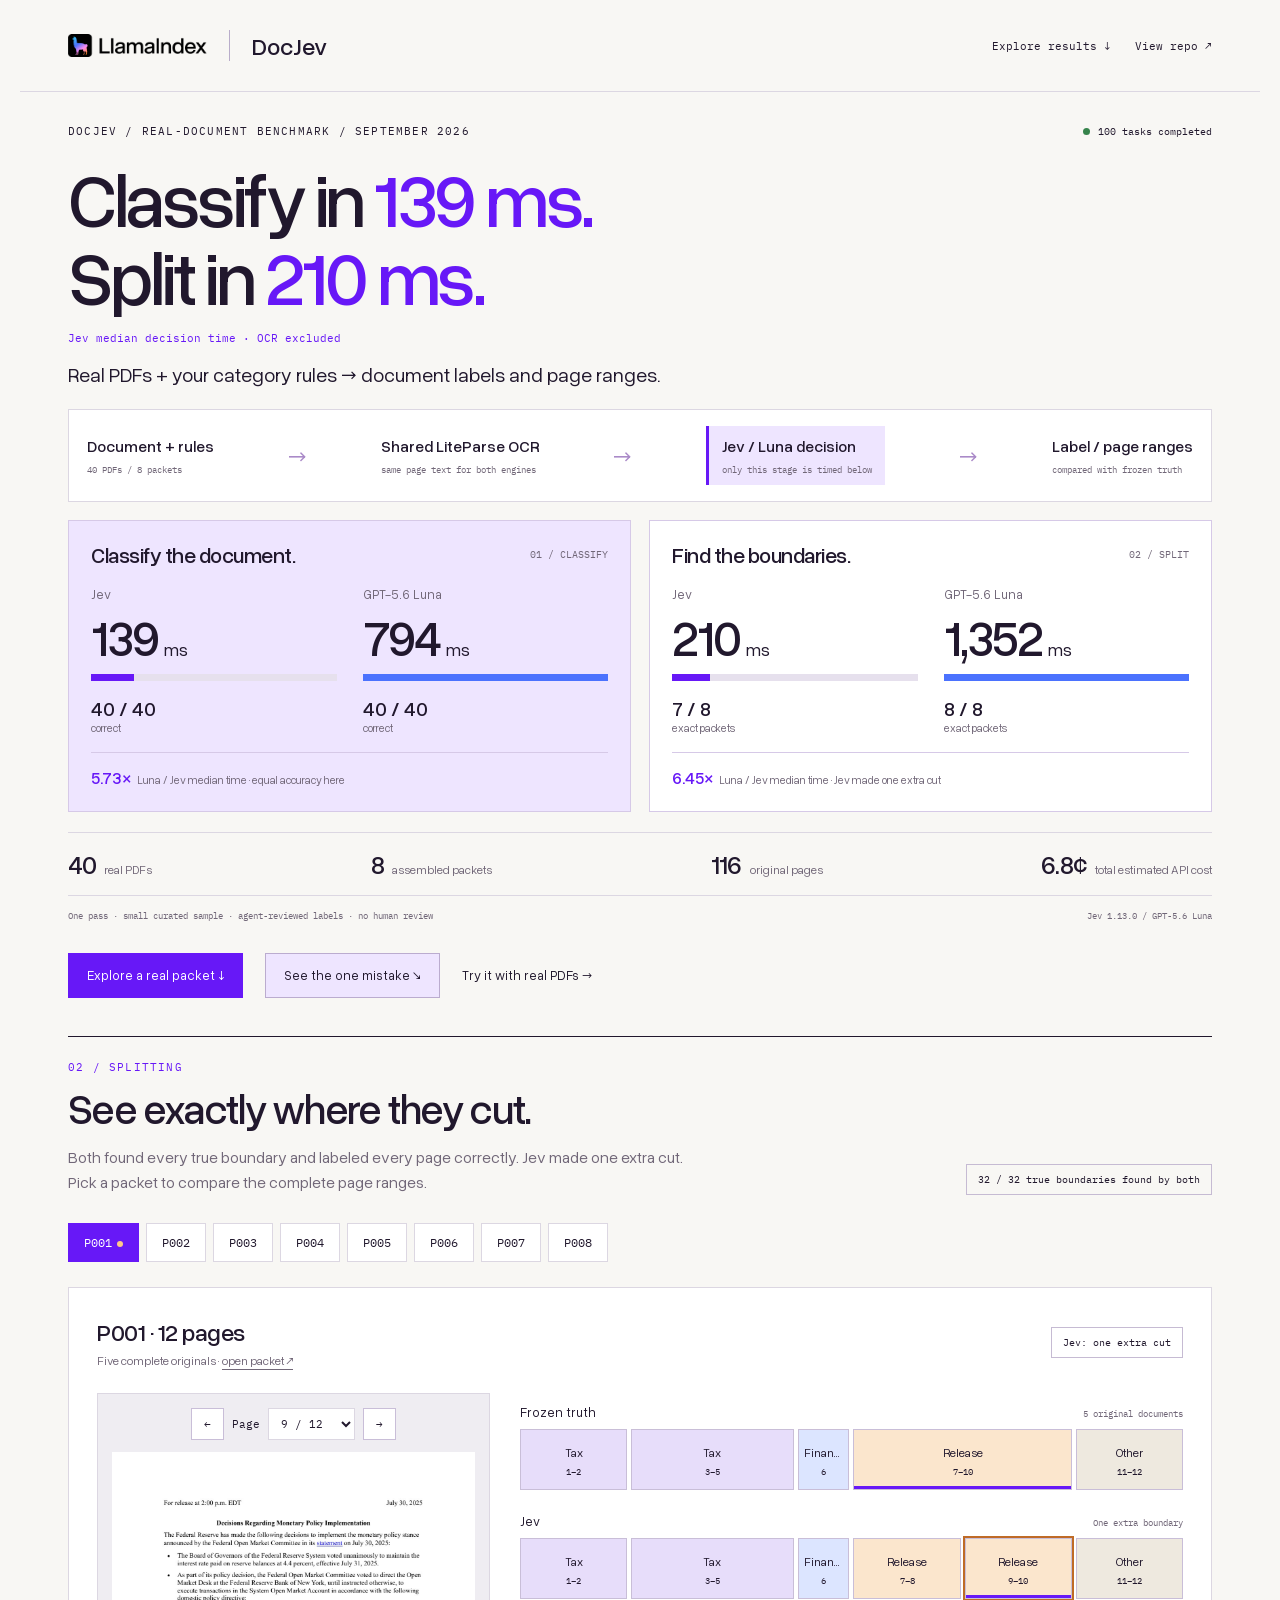
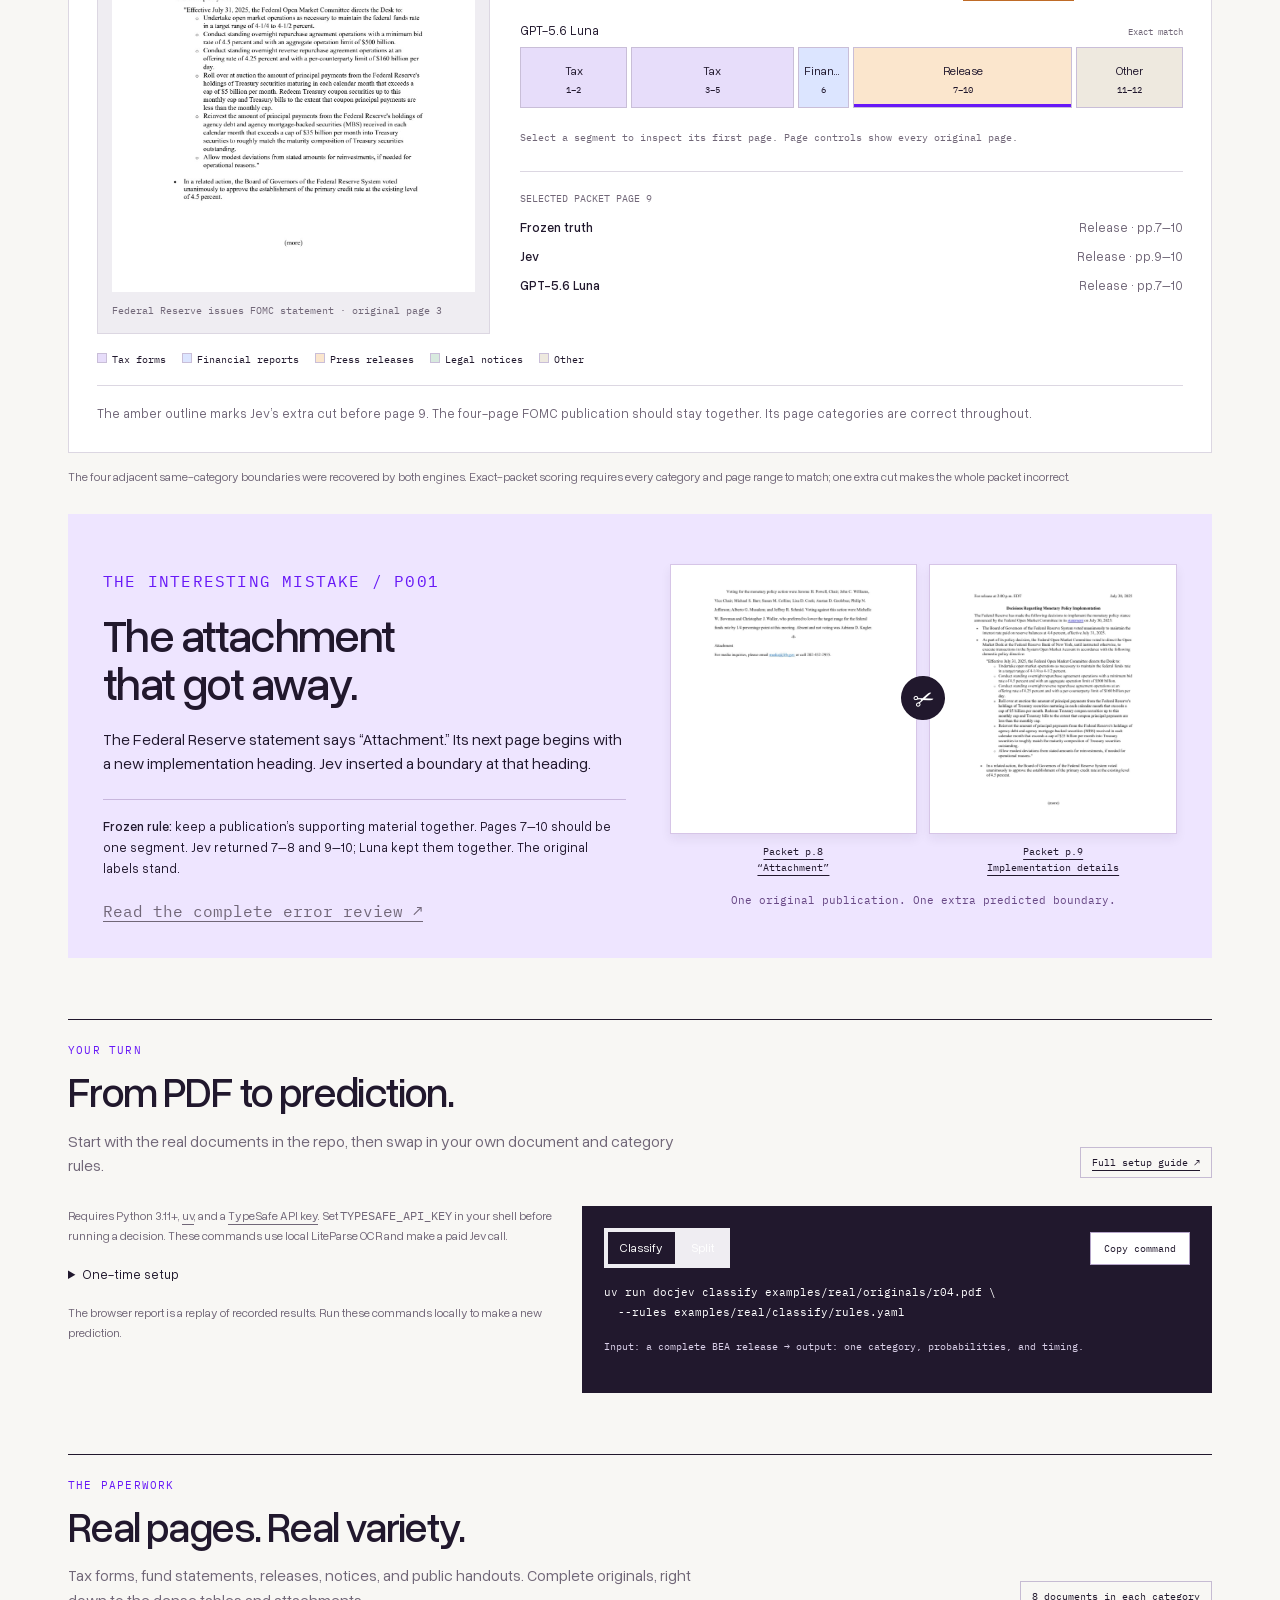
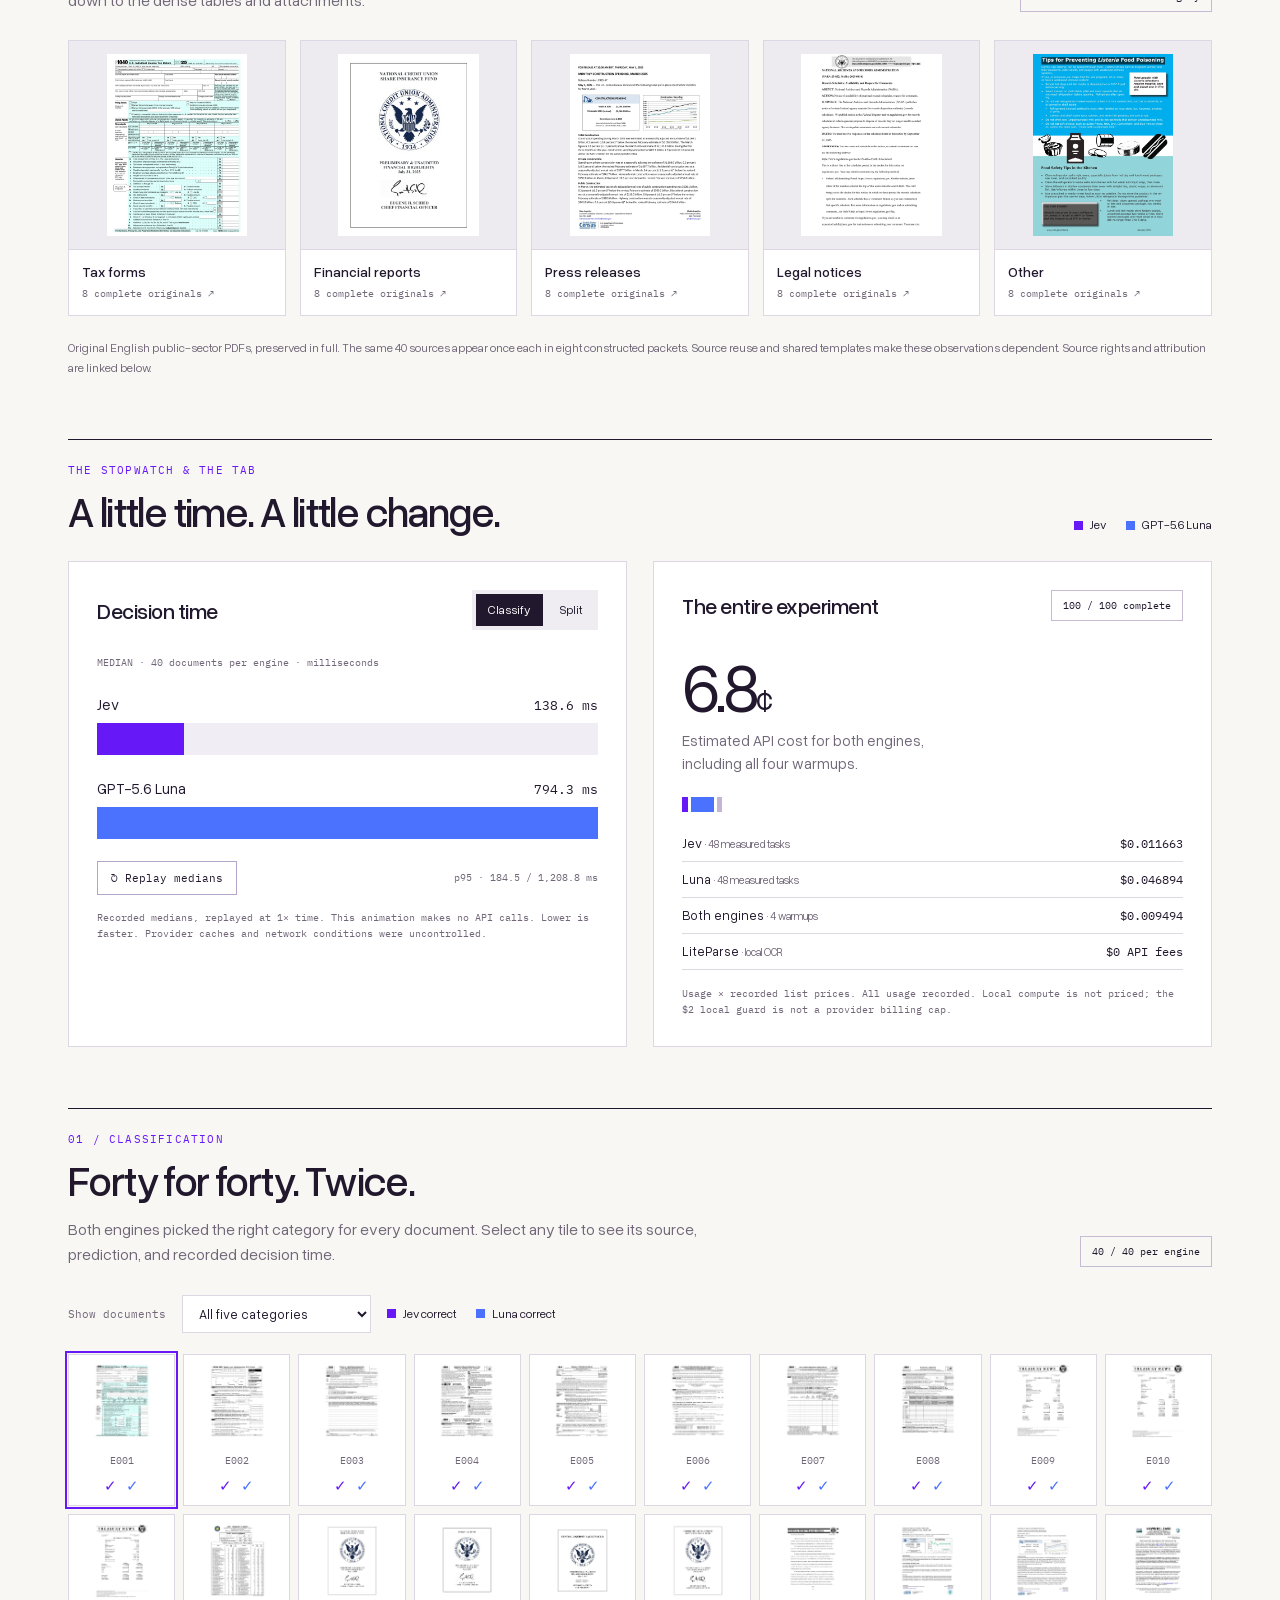
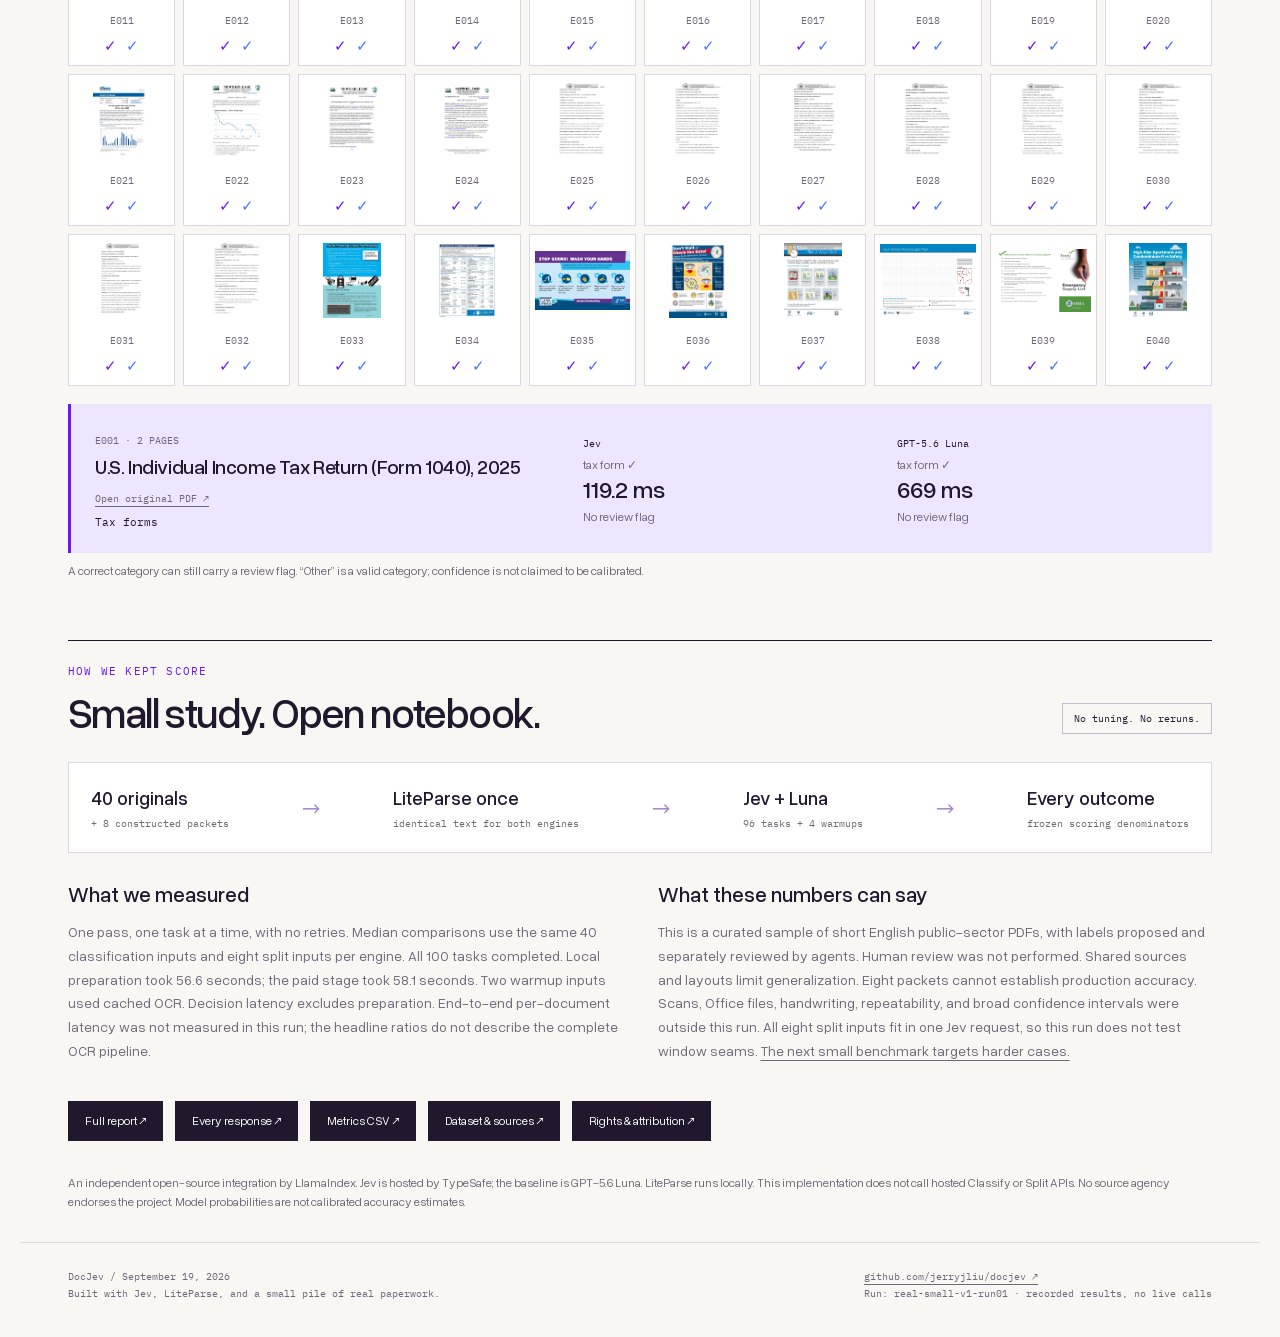
<file: docs/report/index.html>
<!doctype html>
<html lang="en">
<head>
<meta charset="utf-8"><meta name="viewport" content="width=device-width, initial-scale=1">
<meta name="description" content="DocJev: a small real-document benchmark of Jev and GPT-5.6 Luna. Explore accuracy, speed, costs, and the one extra split.">
<title>DocJev — Classify in 139 ms. Split in 210 ms.</title>
<link rel="canonical" href="https://jerryjliu.github.io/docjev/">
<meta property="og:title" content="DocJev: Classify in 139 ms. Split in 210 ms.">
<meta property="og:description" content="40 real PDFs. Two engines. See the accuracy, decision latency, and the one extra split. OCR excluded from headline timings.">
<meta property="og:image" content="https://jerryjliu.github.io/docjev/summary.png">
<meta property="og:url" content="https://jerryjliu.github.io/docjev/">
<meta name="twitter:card" content="summary_large_image">
<style>
:root{--paper:#f8f7f4;--ink:#21182d;--purple:#6718f7;--lavender:#eee5ff;--blue:#4b72fe;--line:#dcd7e2;--muted:#716778;--orange:#efad69;--green:#d0ead7;--mono:Plex,monospace}*{box-sizing:border-box}html{scroll-behavior:smooth}body{margin:0;background:var(--paper);color:var(--ink);font-family:Overused,Arial,sans-serif;-webkit-font-smoothing:antialiased}button,select{font:inherit;color:inherit}button,a,select{-webkit-tap-highlight-color:transparent}button{cursor:pointer}a{color:inherit;text-underline-offset:4px}button:focus-visible,a:focus-visible,select:focus-visible{outline:3px solid var(--purple);outline-offset:4px}button:disabled{cursor:wait}h1,h2,h3,p{margin:0}h1,h2,h3{font-weight:500}button{border-radius:0}main,.topbar,.footer{max-width:1240px;margin:auto;padding:0 48px}.topbar{height:92px;display:flex;align-items:center;justify-content:space-between;border-bottom:1px solid var(--line);gap:24px}.brand{display:flex;align-items:center;gap:22px;text-decoration:none}.brand img{width:139px;display:block}.brand b{font-size:24px;font-weight:500;border-left:1px solid #b9adca;padding-left:22px}.toplinks{display:flex;gap:24px;font:11px var(--mono)}.toplinks a{text-decoration:none}.eyebrow{font:11px var(--mono);letter-spacing:1.2px;text-transform:uppercase}.hero{position:relative;padding:45px 0 30px}.hero-top{display:flex;justify-content:space-between;gap:18px;align-items:center;margin-bottom:27px}.live-pill{display:flex;align-items:center;gap:8px;font:10px var(--mono)}.live-pill::before{content:'';width:7px;height:7px;background:#36834b;border-radius:50%}h1{font-size:clamp(62px,7vw,89px);line-height:.99;letter-spacing:-4.8px;max-width:950px}h1 em{font-style:normal;color:var(--purple)}.hero-sub{font-size:19px;line-height:1.45;max-width:730px;margin:22px 0 25px}.hero-sub b{font-weight:500}.stat-rail{display:flex;align-items:center;border-top:1px solid var(--line);border-bottom:1px solid var(--line);padding:18px 0;margin-top:28px;gap:34px}.stat-rail div{display:flex;align-items:baseline;gap:8px}.stat-rail strong{font-size:26px;font-weight:500;letter-spacing:-.8px}.stat-rail small{font-size:12px;color:var(--muted)}.scorecards{display:grid;grid-template-columns:1fr 1fr;gap:18px;margin:25px 0 0}.scorecard{padding:26px 28px 23px;border:1px solid #d6c9e7;background:white;position:relative;overflow:hidden}.scorecard:first-child{background:var(--lavender)}.card-top{display:flex;justify-content:space-between;align-items:center;gap:16px}.card-top h2{font-size:22px;letter-spacing:-.5px}.card-top span{font:10px var(--mono);color:var(--muted)}.big-time{display:flex;align-items:baseline;gap:8px;margin-top:16px}.big-time strong{font-size:72px;line-height:1;font-weight:500;letter-spacing:-4px}.big-time small{font-size:24px}.speed-label{font-size:13px;color:#5d4f69;margin-top:8px}.ratio{position:absolute;right:27px;top:91px;color:var(--purple);text-align:right}.ratio strong{display:block;font-size:34px;font-weight:500;letter-spacing:-1px}.ratio span{font:10px var(--mono)}.accuracy{display:grid;grid-template-columns:1fr 1fr;border-top:1px solid #cfc3dc;margin-top:23px;padding-top:16px;gap:20px}.accuracy p{font-size:13px;color:var(--muted)}.accuracy b{display:block;font-size:26px;color:var(--ink);font-weight:500;margin-top:3px;letter-spacing:-.6px}.accuracy small{font:10px var(--mono)}.hero-foot{font:10px/1.6 var(--mono);color:var(--muted);margin-top:13px;display:flex;justify-content:space-between;gap:15px}.chapter{border-top:1px solid var(--ink);margin-top:61px;padding-top:23px}.chapter-heading{display:flex;justify-content:space-between;gap:24px;align-items:flex-end;margin:0 0 28px}.chapter .eyebrow{margin-bottom:12px;color:var(--purple)}h2{font-size:42px;line-height:1.05;letter-spacing:-1.6px}.lede{font-size:16px;line-height:1.55;color:var(--muted);max-width:630px;margin-top:15px}.tag{border:1px solid #c6bbd3;padding:8px 11px;font:10px var(--mono);white-space:nowrap}.corpus-grid{display:grid;grid-template-columns:repeat(5,1fr);gap:14px;margin-bottom:22px}.doc-card{min-width:0;background:#eeebf0;border:1px solid var(--line);text-decoration:none;display:block;transition:transform .18s}.doc-card:hover{transform:translateY(-5px)}.doc-card img{display:block;height:208px;width:100%;object-fit:contain;padding:13px}.doc-card figcaption{background:#fff;padding:13px;border-top:1px solid var(--line)}.doc-card strong{display:block;font-size:14px;font-weight:500}.doc-card span{font:10px var(--mono);color:var(--muted)}.note{font-size:12px;line-height:1.65;color:var(--muted)}.legend{display:flex;gap:20px;align-items:center;font-size:12px;flex-wrap:wrap}.legend span{display:flex;align-items:center;gap:7px}.swatch{width:9px;height:9px;display:inline-block;background:var(--purple)}.swatch.blue{background:var(--blue)}.split-layout{display:grid;grid-template-columns:1fr 1fr;gap:26px}.panel{padding:28px;background:white;border:1px solid var(--line)}.panel-title{display:flex;align-items:center;justify-content:space-between;gap:20px;margin-bottom:25px}.panel-title h3{font-size:22px;letter-spacing:-.5px}.tabs{display:flex;gap:4px;background:#efedf2;padding:4px}.tabs button{border:0;background:transparent;padding:8px 12px;font-size:12px}.tabs button[aria-pressed=true]{background:var(--ink);color:white}.race-track{margin-top:24px}.race-track header{display:flex;justify-content:space-between;align-items:baseline;font-size:15px;margin-bottom:9px}.race-track strong{font:13px var(--mono)}.track{height:32px;background:#f0edf5;position:relative;overflow:hidden}.bar{height:100%;background:var(--purple);width:var(--width)}.bar.baseline{background:var(--blue)}.race-foot{display:flex;justify-content:space-between;align-items:center;margin-top:22px;gap:20px}.replay{background:white;border:1px solid #b4a4c8;padding:9px 13px;font:11px var(--mono)}.tiny{font:10px/1.6 var(--mono);color:var(--muted)}.cost-number{font-size:70px;letter-spacing:-4px;line-height:1.1;margin-top:2px}.cost-number small{font-size:32px;letter-spacing:-1px}.cost-detail{font-size:15px;line-height:1.5;margin:6px 0 23px;color:var(--muted)}.cost-stack{display:flex;height:15px;gap:3px}.cost-stack span{min-width:1px}.cost-table{width:100%;font-size:13px;border-collapse:collapse;margin-top:14px}.cost-table td{padding:9px 0;border-bottom:1px solid var(--line)}.cost-table td:last-child{text-align:right;font:12px var(--mono)}.cost-table small{color:var(--muted)}.explorer-controls{display:flex;align-items:center;gap:16px;flex-wrap:wrap;margin:21px 0}.explorer-controls label{font:11px var(--mono);color:var(--muted)}select{background:white;border:1px solid var(--line);padding:9px 35px 9px 12px;max-width:100%;font-size:13px}.document-grid{display:grid;grid-template-columns:repeat(10,1fr);gap:9px}.document-tile{position:relative;background:white;border:1px solid var(--line);padding:15px 4px 12px;min-width:0;text-align:center;transition:background .15s,transform .15s}.document-tile:hover{transform:translateY(-3px);background:#f4edff}.document-tile.active{outline:2px solid var(--purple);outline-offset:1px}.sheet-icon{width:26px;height:32px;border:1.5px solid #aa8dc6;display:block;margin:0 auto 10px;position:relative}.sheet-icon::before{content:'';position:absolute;top:8px;left:5px;width:14px;height:1px;background:#cab8d8;box-shadow:0 5px #cab8d8,0 10px #cab8d8}.document-tile .id{font:10px var(--mono);color:var(--muted)}.two-checks{display:flex;justify-content:center;gap:9px;font-size:15px;color:var(--purple);margin-top:7px}.two-checks span+span{color:var(--blue)}.detail-box{margin-top:18px;background:var(--lavender);padding:24px;display:grid;grid-template-columns:1.6fr 1fr 1fr;gap:22px;border-left:3px solid var(--purple);align-items:center;min-height:115px}.detail-box h3{font-size:20px;line-height:1.2;margin:5px 0 8px;letter-spacing:-.4px}.detail-box .category{font:11px var(--mono);margin-top:8px;display:block}.detail-result strong{font-size:24px;font-weight:500}.detail-result p{font-size:12px;color:var(--muted);margin-top:5px}.detail-result small{font:10px var(--mono)}.review-note{font-size:12px;margin-top:10px;color:var(--muted)}.packet-tabs{display:flex;gap:7px;flex-wrap:wrap;margin-bottom:25px}.packet-tabs button{background:white;border:1px solid var(--line);padding:11px 15px;font:12px var(--mono)}.packet-tabs button[aria-pressed=true]{background:var(--purple);border-color:var(--purple);color:white}.packet-tabs button .error-dot{display:inline-block;width:6px;height:6px;background:#bd5d16;border-radius:50%;margin-left:5px}.packet-tabs button[aria-pressed=true] .error-dot{background:#ffc888}.packet-summary{display:flex;align-items:center;justify-content:space-between;gap:20px;margin-bottom:24px}.packet-summary h3{font-size:24px;letter-spacing:-.5px}.packet-summary p{font-size:12px;color:var(--muted);margin-top:6px}.segments{display:grid;grid-template-columns:120px 1fr;gap:16px;align-items:center;margin:15px 0}.segments header{font-size:13px}.segments header small{display:block;font:9px var(--mono);margin-top:5px;color:var(--muted)}.segment-strip{display:grid;grid-template-columns:repeat(var(--pages),minmax(0,1fr));gap:4px}.segment{padding:15px 5px 12px;text-align:center;border:1px solid #c9bed8;min-width:0;position:relative}.segment-name{display:block;font-size:12px;overflow:hidden;text-overflow:ellipsis;white-space:nowrap}.segment small{display:block;font:9px var(--mono);margin-top:5px}.segment.extra{outline:2px solid #bf6b27;outline-offset:0}.packet-caption{margin-top:19px;padding-top:17px;border-top:1px solid var(--line);font-size:13px;line-height:1.6;color:var(--muted)}.packet-key{display:flex;gap:16px;flex-wrap:wrap;font:10px var(--mono);margin:19px 0}.packet-key i{width:10px;height:10px;display:inline-block;margin-right:5px;border:1px solid #c9bed8}.error-section{background:#eee5ff;position:relative;margin-top:62px;padding:35px}.error-grid{display:grid;grid-template-columns:1.03fr 1fr;gap:44px;align-items:center}.error-copy .eyebrow{color:var(--purple);margin-bottom:16px}.error-copy h2{font-size:46px}.error-copy p{font-size:16px;line-height:1.55;margin-top:20px}.error-copy .callout{font-size:13px;border-top:1px solid #c8b6dd;padding-top:16px;margin-top:23px;line-height:1.6}.attachment-pages{display:grid;grid-template-columns:1fr 1fr;gap:12px;position:relative}.attachment-pages figure{margin:0;min-width:0}.attachment-pages img{width:100%;height:270px;object-fit:contain;display:block;background:#fff;box-shadow:0 5px 10px #2d173611;border:1px solid #d6c5e7}.attachment-pages figcaption{font:10px/1.6 var(--mono);margin-top:10px;text-align:center}.scissors{position:absolute;top:112px;left:calc(50% - 22px);width:44px;height:44px;display:flex;align-items:center;justify-content:center;background:var(--ink);color:#fff;font-size:25px;border-radius:50%;transform:rotate(-20deg)}.attachment-note{margin-top:16px;font:11px/1.6 var(--mono);color:#684885;text-align:center}.method-grid{display:grid;grid-template-columns:1fr 1fr;gap:35px;margin:27px 0 38px}.method-grid h3{font-size:21px;margin-bottom:12px}.method-grid p{font-size:14px;line-height:1.7;color:var(--muted)}.pipeline{display:flex;align-items:center;justify-content:space-between;gap:15px;background:white;border:1px solid var(--line);padding:22px;margin-bottom:25px}.pipeline strong{display:block;font-size:19px;font-weight:500}.pipeline small{font:10px var(--mono);color:var(--muted);display:block;margin-top:7px}.pipeline>span{font-size:24px;color:#aa8ac8}.evidence-links{display:flex;gap:12px;flex-wrap:wrap;margin-bottom:32px}.evidence-links a{padding:12px 17px;background:var(--ink);color:white;text-decoration:none;font-size:12px}.footer{border-top:1px solid var(--line);padding-top:25px;padding-bottom:35px;display:flex;justify-content:space-between;gap:25px;font:10px/1.7 var(--mono);color:var(--muted);margin-top:30px}.noscript{padding:20px;background:#ffe6ce}.print-only{display:none}#share-card{position:relative}#share-card .hero-brand{display:none}body.share-mode{width:1200px}body.share-mode #share-card{width:1200px;padding:38px 52px 34px;background:var(--paper)}body.share-mode #share-card .hero-brand{display:flex;align-items:center;justify-content:space-between;gap:22px;border-bottom:1px solid var(--line);padding-bottom:23px;margin-bottom:27px}body.share-mode #share-card .hero-brand img{width:145px}body.share-mode #share-card .hero-brand b{font-size:24px;font-weight:500}body.share-mode .hero{padding:0}body.share-mode .hero-top{margin-bottom:24px}body.share-mode h1{font-size:80px}body.share-mode .hero-sub{font-size:18px;margin-bottom:10px}body.share-mode .scorecards{margin-top:21px}body.share-mode .stat-rail{margin-top:22px;padding:14px 0}body.share-mode .hero-foot{font-size:10px}body.share-mode .share-url{display:inline!important}body.share-mode main{padding:0;max-width:1200px}.share-url{display:none}.status-caption{font-size:12px;color:var(--muted);margin-top:12px}
@media(max-width:1000px){main,.topbar,.footer{padding-left:28px;padding-right:28px}h1{font-size:74px}.stat-rail{gap:20px;flex-wrap:wrap}.scorecard{padding:23px}.big-time strong{font-size:61px}.ratio{right:22px;top:84px}.ratio strong{font-size:29px}.doc-card img{height:160px}.document-grid{grid-template-columns:repeat(8,1fr)}.detail-box{grid-template-columns:1.5fr 1fr 1fr}.error-grid{gap:25px}.error-copy h2{font-size:39px}.attachment-pages img{height:240px}.error-section{padding:27px}.segments{grid-template-columns:105px 1fr}.segment-name{font-size:10px}.split-layout{gap:18px}.panel{padding:22px}}
@media(max-width:700px){main,.topbar,.footer{padding-left:20px;padding-right:20px}.topbar{height:74px}.brand img{width:104px}.brand{gap:13px}.brand b{font-size:21px;padding-left:13px}.toplinks a:first-child{display:none}.toplinks{font-size:10px}.hero{padding-top:29px}.hero-top{display:block;margin-bottom:20px}.live-pill{margin-top:12px}.eyebrow{font-size:10px}h1{font-size:56px;letter-spacing:-3px}.hero-sub{font-size:17px}.stat-rail{display:grid;grid-template-columns:1fr 1fr;gap:13px}.stat-rail strong{font-size:25px}.stat-rail small{font-size:11px}.scorecards{grid-template-columns:1fr;gap:13px}.scorecard{padding:23px}.big-time strong{font-size:67px}.ratio{top:91px}.hero-foot{display:block;font-size:9px}.hero-foot span{display:block}.chapter{margin-top:39px;padding-top:20px}.chapter-heading{display:block;margin-bottom:23px}.chapter-heading>.tag,.chapter-heading>.legend{display:inline-flex;margin-top:15px}h2{font-size:34px;letter-spacing:-1px}.lede{font-size:15px}.corpus-grid{display:flex;overflow:auto;gap:11px;padding-bottom:10px}.doc-card{min-width:150px}.doc-card img{height:185px}.doc-card figcaption{padding:11px}.split-layout{grid-template-columns:1fr}.panel{padding:23px}.document-grid{grid-template-columns:repeat(5,1fr);gap:7px}.document-tile{padding:13px 4px 10px}.detail-box{grid-template-columns:1fr 1fr;padding:20px;gap:18px}.detail-box>div:first-child{grid-column:1/-1}.detail-box h3{font-size:22px}.detail-result strong{font-size:22px}.packet-tabs{gap:6px}.packet-tabs button{padding:9px 10px}.packet-summary{align-items:flex-start}.packet-summary h3{font-size:21px}.packet-summary .tag{font-size:9px}.segments{grid-template-columns:1fr;gap:8px;margin:20px 0}.segments header{display:flex;align-items:baseline;gap:9px}.segments header small{display:inline;margin:0}.segment-strip{gap:2px}.segment{padding:13px 1px}.segment-name{font-size:9px}.segment small{font-size:8px}.error-section{padding:25px 21px;margin-top:40px}.error-grid{grid-template-columns:1fr;gap:28px}.error-copy h2{font-size:37px}.attachment-pages img{height:250px}.scissors{top:112px}.method-grid{grid-template-columns:1fr;gap:22px}.pipeline{padding:20px;gap:11px;flex-wrap:wrap}.pipeline strong{font-size:16px}.pipeline small{font-size:9px}.pipeline>span{font-size:18px}.footer{display:block}.footer p+p{margin-top:15px}.cost-number{font-size:65px}.evidence-links{gap:9px}.evidence-links a{padding:11px 12px;font-size:11px}}
@media(prefers-reduced-motion:reduce){html{scroll-behavior:auto}*,*::before,*::after{transition:none!important;animation:none!important}}
@media print{.toplinks,.tabs,.replay,.explorer-controls,.packet-tabs{display:none}body{background:white}main,.topbar,.footer{max-width:none;padding:0}.chapter,.panel,.error-section{break-inside:avoid}.hero{padding-top:25px}.chapter{margin-top:30px}.footer{font-size:8px}.print-only{display:block}.corpus-grid{display:grid}.document-grid{grid-template-columns:repeat(10,1fr)}a{color:inherit}*{-webkit-print-color-adjust:exact;print-color-adjust:exact}}

.paper-stack{position:absolute;right:37px;top:125px;width:310px;height:240px;pointer-events:none}.paper-stack img{position:absolute;width:136px;height:176px;object-fit:contain;background:white;border:1px solid #d9ccdf;padding:6px;box-shadow:0 8px 20px #21182d13}.paper-stack img:nth-child(1){left:0;top:25px;transform:rotate(-13deg)}.paper-stack img:nth-child(2){left:80px;top:3px;transform:rotate(3deg)}.paper-stack img:nth-child(3){left:166px;top:27px;transform:rotate(15deg)}.paper-stack>span{position:absolute;top:197px;left:70px;background:var(--ink);color:white;padding:9px 12px;font:10px var(--mono);transform:rotate(-4deg)}body.share-mode .paper-stack{top:185px;right:80px}
.page-dialog{border:1px solid var(--line);padding:18px;max-width:95vw;max-height:94vh;background:var(--paper);color:var(--ink)}.page-dialog::backdrop{background:#21182dbb}.page-dialog header{display:flex;justify-content:space-between;align-items:center;gap:30px;margin-bottom:12px;font:12px var(--mono)}.page-dialog button{background:white;border:1px solid var(--line);padding:7px 12px}.page-dialog img{display:block;max-width:80vw;height:75vh;object-fit:contain}.page-dialog a{font:11px var(--mono);display:inline-block;margin-top:12px}
@media(max-width:1100px){.paper-stack{display:none}}
@media(max-width:700px){.scorecard .ratio{position:static;display:flex;gap:10px;align-items:center;text-align:left;margin-top:13px}.scorecard .ratio strong{font-size:27px}.scorecard .ratio span{font-size:10px}.page-dialog img{max-width:83vw;height:auto;max-height:75vh}}

h1{font-size:clamp(50px,6vw,76px);line-height:1.03;letter-spacing:-3.5px;max-width:none}.hero-top{margin-bottom:21px}.hero{padding-top:32px}.headline-scope{font:11px var(--mono);color:var(--purple);margin-top:15px}.hero-sub{margin:15px 0 20px;font-size:20px}.hero-pipeline{padding:16px 18px;margin-bottom:0;gap:12px}.hero-pipeline strong{font-size:16px}.hero-pipeline small{font-size:9px}.timed-stage{background:var(--lavender);padding:10px 13px;border-left:3px solid var(--purple)}.scorecards{margin-top:18px}.scorecard{padding:22px}.engine-comparison{display:grid;grid-template-columns:1fr 1fr;gap:26px;margin-top:20px}.engine-score>p{font-size:13px;color:var(--muted)}.compare-time{display:flex;align-items:baseline;gap:6px;margin:9px 0 12px}.compare-time strong{font-size:50px;font-weight:500;letter-spacing:-2px;line-height:1}.compare-time small{font-size:18px}.mini-track{height:7px;background:#e6e0ed;margin-bottom:14px}.mini-track i{display:block;height:100%;background:var(--purple)}.openai .mini-track i{background:var(--blue)}.quality b{color:var(--ink);font-weight:500;font-size:20px;display:block}.engine-score>p.quality{font-size:11px}.compare-conclusion{border-top:1px solid #d6c9e7;margin-top:17px;padding-top:13px;font-size:11px;color:var(--muted)}.compare-conclusion strong{font-size:17px;color:var(--purple);margin-right:4px}.stat-rail{margin-top:20px;padding:14px 0;justify-content:space-between;gap:18px}.result-actions{display:flex;align-items:center;gap:22px;flex-wrap:wrap;padding:0 0 5px;font-size:13px}.result-actions a{text-decoration:none}.primary-cta{background:var(--purple);color:white;padding:14px 19px}.secondary-cta{border:1px solid #bbaccf;padding:13px 18px;background:var(--lavender)}#packets{margin-top:33px}.packet-workspace{display:grid;grid-template-columns:minmax(260px,.8fr) minmax(0,1.35fr);gap:30px;align-items:start}.packet-page{background:#efedf2;border:1px solid var(--line);padding:14px}.page-controls{display:flex;gap:8px;align-items:center;justify-content:center;margin-bottom:12px;font:11px var(--mono)}.page-controls button{border:1px solid #c9bed8;background:white;padding:8px 12px}.page-controls button:disabled{opacity:.35;cursor:default}.page-controls select{padding:7px 8px;font:11px var(--mono)}.page-zoom{padding:0;border:0;background:white;width:100%;display:block;cursor:zoom-in}.page-zoom img{width:100%;height:440px;object-fit:contain;display:block}.packet-page>.tiny{margin-top:11px}.packet-workspace .segments{grid-template-columns:1fr;gap:8px;margin:10px 0 22px}.packet-workspace .segments header{display:flex;justify-content:space-between;align-items:baseline}.packet-workspace .segments header small{display:inline}.segment{font:inherit;cursor:pointer}.segment:hover{filter:brightness(.96)}.selected-segment{box-shadow:inset 0 -3px var(--purple)}.page-verdict{border-top:1px solid var(--line);margin-top:25px;padding-top:19px}.page-verdict>p:not(.tiny){display:flex;justify-content:space-between;gap:12px;font-size:13px;padding-top:12px}.page-verdict b{font-weight:500}.page-verdict span{color:var(--muted)}.try-layout{display:grid;grid-template-columns:1fr 1.3fr;gap:30px}.command-panel{background:var(--ink);color:white;padding:22px;min-width:0}.command-panel .tiny{color:#dad0e9;margin-top:16px}.command-panel .panel-title{margin-bottom:14px}.command-panel .replay{color:var(--ink);font-size:10px}pre{font:11px/1.8 var(--mono);overflow:auto;margin:15px 0}code{font-family:var(--mono)}details{margin:20px 0;font-size:13px}summary{cursor:pointer}.tile-preview{width:100%;height:75px;object-fit:contain;display:block;margin-bottom:10px}.document-grid{gap:8px}.document-tile{padding:8px 5px 10px}.error-section{margin-top:28px}.hero-foot{font-size:9px}body.share-mode .topbar,body.share-mode main>:not(#share-card),body.share-mode .footer{display:none!important}body.share-mode h1{font-size:74px}body.share-mode .hero-sub{font-size:20px}body.share-mode .hero-pipeline{display:none}body.share-mode .hero-top{margin-bottom:20px}body.share-mode .hero-brand{padding-bottom:19px!important;margin-bottom:22px!important}
@media(max-width:1000px){.hero-pipeline strong{font-size:13px}.hero-pipeline small{font-size:8px}.compare-time strong{font-size:40px}.engine-comparison{gap:16px}.packet-workspace{gap:20px;grid-template-columns:minmax(230px,.85fr) minmax(0,1fr)}.segment-name{font-size:9px}.page-zoom img{height:370px}}
@media(max-width:700px){h1{font-size:46px;letter-spacing:-2.3px}.hero-sub{font-size:17px}.headline-scope{font-size:10px}.hero-pipeline{display:grid;grid-template-columns:1fr 1fr;gap:14px}.hero-pipeline>span{display:none}.hero-pipeline strong{font-size:14px}.hero-pipeline small{font-size:9px}.timed-stage{padding:8px}.engine-comparison{gap:25px}.compare-time strong{font-size:46px}.quality b{display:inline}.quality{line-height:1.6}.result-actions{gap:12px;font-size:12px}.result-actions a:last-child{width:100%;padding:4px 0}.packet-workspace{grid-template-columns:1fr}.page-zoom img{height:390px}.packet-workspace .segment-name{font-size:10px}.try-layout{grid-template-columns:1fr}.command-panel{padding:18px}.command-panel .tabs button{padding:8px 10px}.tile-preview{height:68px}.stat-rail{justify-content:start}.hero-foot{font-size:9px}}
</style>
</head>
<body>
<noscript><p class="noscript">Enable JavaScript to explore the recorded results, or read the <a href="https://github.com/jerryjliu/docjev/blob/main/benchmarks/results/real-small-v1-run01/report.md">full benchmark report</a>.</p></noscript>
<header class="topbar"><a class="brand" href="https://github.com/jerryjliu/docjev"><img data-asset="logo" alt="LlamaIndex"><b>DocJev</b></a><nav class="toplinks" aria-label="Report navigation"><a href="#packets">Explore results ↓</a><a href="https://github.com/jerryjliu/docjev">View repo ↗</a></nav></header>
<main>
<section class="hero" id="share-card" aria-labelledby="headline">
<div class="hero-brand"><img data-asset="logo" alt="LlamaIndex"><b>DocJev / Field notes 001</b></div>
<div class="hero-top"><p class="eyebrow">DocJev / real-document benchmark / September 2026</p><span class="live-pill">100 tasks completed</span></div>
<h1 id="headline">Classify in <em>139 ms.</em><br>Split in <em>210 ms.</em></h1>
<p class="headline-scope">Jev median decision time · OCR excluded</p>
<p class="hero-sub">Real PDFs + your category rules → document labels and page ranges.</p>
<div class="pipeline hero-pipeline" aria-label="Measurement scope"><div><strong>Document + rules</strong><small>40 PDFs / 8 packets</small></div><span aria-hidden="true">→</span><div><strong>Shared LiteParse OCR</strong><small>same page text for both engines</small></div><span aria-hidden="true">→</span><div class="timed-stage"><strong>Jev / Luna decision</strong><small>only this stage is timed below</small></div><span aria-hidden="true">→</span><div><strong>Label / page ranges</strong><small>compared with frozen truth</small></div></div>
<div class="scorecards">
<article class="scorecard"><div class="card-top"><h2>Classify the document.</h2><span>01 / CLASSIFY</span></div><div class="engine-comparison"><div class="engine-score jev"><p>Jev</p><div class="compare-time"><strong id="classify-ms">139</strong><small>ms</small></div><div class="mini-track"><i data-time-bar="classify:jev"></i></div><p class="quality"><b>40 / 40</b> correct</p></div><div class="engine-score openai"><p>GPT-5.6 Luna</p><div class="compare-time"><strong id="classify-baseline">794</strong><small>ms</small></div><div class="mini-track"><i data-time-bar="classify:openai"></i></div><p class="quality"><b>40 / 40</b> correct</p></div></div><p class="compare-conclusion"><strong id="classify-ratio">5.73×</strong> Luna / Jev median time · equal accuracy here</p></article><article class="scorecard"><div class="card-top"><h2>Find the boundaries.</h2><span>02 / SPLIT</span></div><div class="engine-comparison"><div class="engine-score jev"><p>Jev</p><div class="compare-time"><strong id="split-ms">210</strong><small>ms</small></div><div class="mini-track"><i data-time-bar="split:jev"></i></div><p class="quality"><b>7 / 8</b> exact packets</p></div><div class="engine-score openai"><p>GPT-5.6 Luna</p><div class="compare-time"><strong id="split-baseline">1,352</strong><small>ms</small></div><div class="mini-track"><i data-time-bar="split:openai"></i></div><p class="quality"><b>8 / 8</b> exact packets</p></div></div><p class="compare-conclusion"><strong id="split-ratio">6.45×</strong> Luna / Jev median time · Jev made one extra cut</p></article>
</div>
<div class="stat-rail"><div><strong>40</strong><small>real PDFs</small></div><div><strong>8</strong><small>assembled packets</small></div><div><strong>116</strong><small>original pages</small></div><div><strong>6.8¢</strong><small>total estimated API cost</small></div></div>
<p class="hero-foot"><span>One pass · small curated sample · agent-reviewed labels · no human review</span><span class="share-url">jerryjliu.github.io/docjev</span><span>Jev 1.13.0 / GPT-5.6 Luna</span></p>
</section><nav class="result-actions" aria-label="Next steps"><a class="primary-cta" href="#packets">Explore a real packet ↓</a><a class="secondary-cta" href="#mistake">See the one mistake ↘</a><a href="#try-it">Try it with real PDFs →</a></nav><section class="chapter" id="packets" aria-labelledby="split-title"><div class="chapter-heading"><div><p class="eyebrow">02 / Splitting</p><h2 id="split-title">See exactly where they cut.</h2><p class="lede">Both found every true boundary and labeled every page correctly. Jev made one extra cut. Pick a packet to compare the complete page ranges.</p></div><span class="tag">32 / 32 true boundaries found by both</span></div><div class="packet-tabs" id="packet-tabs" aria-label="Choose packet"></div><article class="panel"><div class="packet-summary" id="packet-summary"></div><div class="packet-workspace"><div class="packet-page"><div class="page-controls"><button type="button" id="previous-page" aria-label="Previous packet page">←</button><label for="packet-page-select">Page</label><select id="packet-page-select" aria-label="Packet page"></select><button type="button" id="next-page" aria-label="Next packet page">→</button></div><button type="button" class="page-zoom" id="packet-page-zoom" aria-label="Enlarge selected original page"><img id="packet-page-image" alt=""></button><p class="tiny" id="packet-page-caption"></p></div><div><div id="packet-strips"></div><p class="tiny">Select a segment to inspect its first page. Page controls show every original page.</p><div class="page-verdict" id="page-verdict" aria-live="polite"></div></div></div><div class="packet-key" id="packet-key"></div><p class="packet-caption" id="packet-caption"></p></article><p class="note" style="margin-top:14px">The four adjacent same-category boundaries were recovered by both engines. Exact-packet scoring requires every category and page range to match; one extra cut makes the whole packet incorrect.</p></section>
<section class="error-section" id="mistake" aria-labelledby="error-title"><div class="error-grid"><div class="error-copy"><p class="eyebrow">The interesting mistake / p001</p><h2 id="error-title">The attachment<br>that got away.</h2><p>The Federal Reserve statement says “Attachment.” Its next page begins with a new implementation heading. Jev inserted a boundary at that heading.</p><p class="callout"><b>Frozen rule:</b> keep a publication’s supporting material together. Pages 7–10 should be one segment. Jev returned 7–8 and 9–10; Luna kept them together. The original labels stand.</p><p class="tiny"><a href="https://github.com/jerryjliu/docjev/blob/main/benchmarks/results/real-small-v1-run01/error-analysis.md">Read the complete error review ↗</a></p></div><div><div class="attachment-pages"><figure><a id="error-before-link" href="https://github.com/jerryjliu/docjev/blob/main/datasets/real-small/v1/originals/e017.pdf"><img data-asset="error_before" alt="Actual second page of the FOMC statement, ending with the word Attachment"><figcaption>Packet p.8<br>“Attachment”</figcaption></a></figure><figure><a id="error-after-link" href="https://github.com/jerryjliu/docjev/blob/main/datasets/real-small/v1/originals/e017.pdf"><img data-asset="error_after" alt="Actual third page of the FOMC statement, headed Decisions Regarding Monetary Policy Implementation"><figcaption>Packet p.9<br>Implementation details</figcaption></a></figure><span class="scissors" aria-hidden="true">✂</span></div><p class="attachment-note">One original publication. One extra predicted boundary.</p></div></div></section>

<section class="chapter" id="try-it" aria-labelledby="try-title"><div class="chapter-heading"><div><p class="eyebrow">Your turn</p><h2 id="try-title">From PDF to prediction.</h2><p class="lede">Start with the real documents in the repo, then swap in your own document and category rules.</p></div><a class="tag" href="https://github.com/jerryjliu/docjev#quick-start">Full setup guide ↗</a></div><div class="try-layout"><div><p class="note">Requires Python 3.11+, <a href="https://docs.astral.sh/uv/getting-started/installation/">uv</a>, and a <a href="https://console.typesafe.ai/">TypeSafe API key</a>. Set <code>TYPESAFE_API_KEY</code> in your shell before running a decision. These commands use local LiteParse OCR and make a paid Jev call.</p><details><summary>One-time setup</summary><pre><code>git clone https://github.com/jerryjliu/docjev.git
cd docjev
uv sync
uv run docjev doctor --smoke</code></pre></details><p class="note">The browser report is a replay of recorded results. Run these commands locally to make a new prediction.</p></div><div class="command-panel"><div class="panel-title"><div class="tabs" aria-label="Example command"><button type="button" data-example="classify" aria-pressed="true">Classify</button><button type="button" data-example="split" aria-pressed="false">Split</button></div><button type="button" class="replay" id="copy-command">Copy command</button></div><pre><code id="example-command"></code></pre><p class="tiny" id="command-result"></p><p class="tiny" id="copy-status" aria-live="polite"></p></div></div></section>
<section class="chapter" aria-labelledby="corpus-title"><div class="chapter-heading"><div><p class="eyebrow">The paperwork</p><h2 id="corpus-title">Real pages. Real variety.</h2><p class="lede">Tax forms, fund statements, releases, notices, and public handouts. Complete originals, right down to the dense tables and attachments.</p></div><span class="tag">8 documents in each category</span></div><div class="corpus-grid" id="corpus-grid"></div><p class="note">Original English public-sector PDFs, preserved in full. The same 40 sources appear once each in eight constructed packets. Source reuse and shared templates make these observations dependent. Source rights and attribution are linked below.</p></section>
<section class="chapter" aria-labelledby="speed-title"><div class="chapter-heading"><div><p class="eyebrow">The stopwatch & the tab</p><h2 id="speed-title">A little time. A little change.</h2></div><div class="legend"><span><i class="swatch"></i>Jev</span><span><i class="swatch blue"></i>GPT-5.6 Luna</span></div></div><div class="split-layout"><article class="panel"><div class="panel-title"><h3>Decision time</h3><div class="tabs" aria-label="Latency task"><button type="button" data-race="classify" aria-pressed="true">Classify</button><button type="button" data-race="split" aria-pressed="false">Split</button></div></div><p class="tiny" id="race-meta"></p><div class="race-track"><header><span>Jev</span><strong id="jev-time"></strong></header><div class="track"><div class="bar" id="jev-bar"></div></div></div><div class="race-track"><header><span>GPT-5.6 Luna</span><strong id="luna-time"></strong></header><div class="track"><div class="bar baseline" id="luna-bar"></div></div></div><div class="race-foot"><button type="button" class="replay" id="replay">↻ Replay medians</button><span class="tiny" id="race-percentiles"></span></div><p class="tiny" style="margin-top:15px">Recorded medians, replayed at 1× time. This animation makes no API calls. Lower is faster. Provider caches and network conditions were uncontrolled.</p></article><article class="panel"><div class="panel-title"><h3>The entire experiment</h3><span class="tag">100 / 100 complete</span></div><p class="cost-number">6.8<small>¢</small></p><p class="cost-detail">Estimated API cost for both engines,<br>including all four warmups.</p><div class="cost-stack" id="cost-stack" aria-hidden="true"></div><table class="cost-table"><tbody><tr><td>Jev <small>· 48 measured tasks</small></td><td id="cost-jev"></td></tr><tr><td>Luna <small>· 48 measured tasks</small></td><td id="cost-luna"></td></tr><tr><td>Both engines <small>· 4 warmups</small></td><td id="cost-warmup"></td></tr><tr><td>LiteParse <small>· local OCR</small></td><td>$0 API fees</td></tr></tbody></table><p class="tiny" style="margin-top:16px">Usage × recorded list prices. All usage recorded. Local compute is not priced; the $2 local guard is not a provider billing cap.</p></article></div></section>
<section class="chapter" id="results" aria-labelledby="class-title"><div class="chapter-heading"><div><p class="eyebrow">01 / Classification</p><h2 id="class-title">Forty for forty. Twice.</h2><p class="lede">Both engines picked the right category for every document. Select any tile to see its source, prediction, and recorded decision time.</p></div><span class="tag">40 / 40 per engine</span></div><div class="explorer-controls"><label for="category-filter">Show documents</label><select id="category-filter"><option value="all">All five categories</option></select><div class="legend"><span><i class="swatch"></i>Jev correct</span><span><i class="swatch blue"></i>Luna correct</span></div></div><div class="document-grid" id="document-grid" aria-label="Recorded classification results"></div><div class="detail-box" id="document-detail" aria-live="polite"></div><p class="review-note">A correct category can still carry a review flag. “Other” is a valid category; confidence is not claimed to be calibrated.</p></section>
<section class="chapter" id="method" aria-labelledby="method-title"><div class="chapter-heading"><div><p class="eyebrow">How we kept score</p><h2 id="method-title">Small study. Open notebook.</h2></div><span class="tag">No tuning. No reruns.</span></div><div class="pipeline"><div><strong>40 originals</strong><small>+ 8 constructed packets</small></div><span>→</span><div><strong>LiteParse once</strong><small>identical text for both engines</small></div><span>→</span><div><strong>Jev + Luna</strong><small>96 tasks + 4 warmups</small></div><span>→</span><div><strong>Every outcome</strong><small>frozen scoring denominators</small></div></div><div class="method-grid"><div><h3>What we measured</h3><p>One pass, one task at a time, with no retries. Median comparisons use the same 40 classification inputs and eight split inputs per engine. All 100 tasks completed. Local preparation took 56.6 seconds; the paid stage took 58.1 seconds. Two warmup inputs used cached OCR. Decision latency excludes preparation. End-to-end per-document latency was not measured in this run; the headline ratios do not describe the complete OCR pipeline.</p></div><div><h3>What these numbers can say</h3><p>This is a curated sample of short English public-sector PDFs, with labels proposed and separately reviewed by agents. Human review was not performed. Shared sources and layouts limit generalization. Eight packets cannot establish production accuracy. Scans, Office files, handwriting, repeatability, and broad confidence intervals were outside this run. All eight split inputs fit in one Jev request, so this run does not test window seams. <a href="https://github.com/jerryjliu/docjev/blob/main/datasets/real-challenge/README.md">The next small benchmark targets harder cases.</a></p></div></div><div class="evidence-links"><a data-link="report">Full report ↗</a><a data-link="raw">Every response ↗</a><a data-link="metrics">Metrics CSV ↗</a><a data-link="dataset">Dataset & sources ↗</a><a data-link="notice">Rights & attribution ↗</a></div><p class="note">An independent open-source integration by LlamaIndex. Jev is hosted by TypeSafe; the baseline is GPT-5.6 Luna. LiteParse runs locally. This implementation does not call hosted Classify or Split APIs. No source agency endorses the project. Model probabilities are not calibrated accuracy estimates.</p></section>
</main>
<footer class="footer"><p>DocJev / September 19, 2026<br>Built with Jev, LiteParse, and a small pile of real paperwork.</p><p><a href="https://github.com/jerryjliu/docjev">github.com/jerryjliu/docjev ↗</a><br>Run: real-small-v1-run01 · recorded results, no live calls</p></footer>
<dialog class="page-dialog" id="page-dialog"><header><span id="page-dialog-title">Original page</span><button type="button" id="close-page">Close ×</button></header><img id="enlarged-page" alt=""><a id="original-page-link" href="https://github.com/jerryjliu/docjev/blob/main/datasets/real-small/v1/originals/e017.pdf">Open complete original PDF ↗</a></dialog>
<script id="report-data" type="application/json">{"schema_version":1,"run":{"id":"real-small-v1-run01","date":"2026-09-19","status":"complete","originals":40,"packets":8,"unique_pages":116,"categories":5,"documents_per_category":8,"measured_calls":96,"warmup_calls":4,"seed":20260919},"categories":[{"id":"tax_form","label":"Tax forms","count":8},{"id":"financial_report","label":"Financial reports","count":8},{"id":"press_release","label":"Press releases","count":8},{"id":"legal_notice","label":"Legal notices","count":8},{"id":"other","label":"Other","count":8}],"engines":{"jev":{"label":"Jev","model":"jev-1.13.0"},"openai":{"label":"GPT-5.6 Luna","model":"gpt-5.6-luna"}},"tasks":{"classify":{"jev":{"model":"jev-1.13.0","successful_calls":40,"failed_calls":0,"skipped_calls":0,"latency_samples":40,"decision_p50_ms":138.565,"decision_p95_ms":184.54974999999996,"wall_p50_ms":138.86691629886627,"wall_p95_ms":184.82249404769388,"decision_cost_usd_known":0.005028114,"unknown_cost_calls":0,"request_count":40,"correct_count":40,"total_count":40,"accuracy":1.0,"macro_f1":1.0,"needs_review_rate":0.2},"openai":{"model":"gpt-5.6-luna","successful_calls":40,"failed_calls":0,"skipped_calls":0,"latency_samples":40,"decision_p50_ms":794.309,"decision_p95_ms":1208.7996999999998,"wall_p50_ms":794.5054790470749,"wall_p95_ms":1208.9875228237358,"decision_cost_usd_known":0.02440605,"unknown_cost_calls":0,"request_count":40,"correct_count":40,"total_count":40,"accuracy":1.0,"macro_f1":1.0,"needs_review_rate":0.2},"ratio_of_medians":5.7323927398693755,"paired_median_speedup":5.866902419893268,"paired_count":40},"split":{"jev":{"model":"jev-1.13.0","successful_calls":8,"failed_calls":0,"skipped_calls":0,"latency_samples":8,"decision_p50_ms":209.578,"decision_p95_ms":289.98035,"wall_p50_ms":210.2170626167208,"wall_p95_ms":290.3458559885621,"decision_cost_usd_known":0.0066345300000000005,"unknown_cost_calls":0,"request_count":8,"packet_exact_match":0.875,"exact_packets":7,"total_packets":8,"coverage_validity":1.0,"page_correct_count":116,"page_total_count":116,"page_accuracy":1.0,"boundary":{"precision":0.9696969696969697,"recall":1.0,"f1":0.9846153846153847,"true_positive":32,"predicted":33,"actual":32},"segment":{"precision":0.9512195121951219,"recall":0.975,"f1":0.9629629629629629,"true_positive":39,"predicted":41,"actual":40},"same_category_boundaries_found":4,"same_category_boundaries_actual":4},"openai":{"model":"gpt-5.6-luna","successful_calls":8,"failed_calls":0,"skipped_calls":0,"latency_samples":8,"decision_p50_ms":1352.3175,"decision_p95_ms":1862.7393,"wall_p50_ms":1352.6357288938016,"wall_p95_ms":1863.4103753836825,"decision_cost_usd_known":0.022487649999999998,"unknown_cost_calls":0,"request_count":8,"packet_exact_match":1.0,"exact_packets":8,"total_packets":8,"coverage_validity":1.0,"page_correct_count":116,"page_total_count":116,"page_accuracy":1.0,"boundary":{"precision":1.0,"recall":1.0,"f1":1.0,"true_positive":32,"predicted":32,"actual":32},"segment":{"precision":1.0,"recall":1.0,"f1":1.0,"true_positive":40,"predicted":40,"actual":40},"same_category_boundaries_found":4,"same_category_boundaries_actual":4},"ratio_of_medians":6.452573743427268,"paired_median_speedup":5.911834818485785,"paired_count":8}},"classifications":[{"id":"e001","title":"U.S. Individual Income Tax Return (Form 1040), 2025","issuer":"Internal Revenue Service","category":"tax_form","pages":2,"source_url":"https://www.irs.gov/pub/irs-pdf/f1040.pdf","repo_path":"datasets/real-small/v1/originals/e001.pdf","repo_relative_url":"../../datasets/real-small/v1/originals/e001.pdf","github_url":"https://github.com/jerryjliu/docjev/blob/main/datasets/real-small/v1/originals/e001.pdf","results":{"jev":{"status":"ok","decision_ms":119.248,"wall_ms":119.68341702595353,"cost_usd":0.000161742,"request_count":1,"category":"tax_form","correct":true,"needs_review":false},"openai":{"status":"ok","decision_ms":668.985,"wall_ms":669.2462917417288,"cost_usd":0.0008549,"request_count":1,"category":"tax_form","correct":true,"needs_review":false}}},{"id":"e002","title":"Employer Annual Federal Unemployment Tax Return (Form 940), 2025","issuer":"Internal Revenue Service","category":"tax_form","pages":3,"source_url":"https://www.irs.gov/pub/irs-pdf/f940.pdf","repo_path":"datasets/real-small/v1/originals/e002.pdf","repo_relative_url":"../../datasets/real-small/v1/originals/e002.pdf","github_url":"https://github.com/jerryjliu/docjev/blob/main/datasets/real-small/v1/originals/e002.pdf","results":{"jev":{"status":"ok","decision_ms":115.628,"wall_ms":115.83179235458374,"cost_usd":0.000143178,"request_count":1,"category":"tax_form","correct":true,"needs_review":false},"openai":{"status":"ok","decision_ms":838.058,"wall_ms":838.4870840236545,"cost_usd":0.0007651499999999999,"request_count":1,"category":"tax_form","correct":true,"needs_review":false}}},{"id":"e003","title":"Election by a Small Business Corporation (Form 2553)","issuer":"Internal Revenue Service","category":"tax_form","pages":4,"source_url":"https://www.irs.gov/pub/irs-pdf/f2553.pdf","repo_path":"datasets/real-small/v1/originals/e003.pdf","repo_relative_url":"../../datasets/real-small/v1/originals/e003.pdf","github_url":"https://github.com/jerryjliu/docjev/blob/main/datasets/real-small/v1/originals/e003.pdf","results":{"jev":{"status":"ok","decision_ms":196.496,"wall_ms":196.81137520819902,"cost_usd":0.000160902,"request_count":1,"category":"tax_form","correct":true,"needs_review":false},"openai":{"status":"ok","decision_ms":1046.274,"wall_ms":1046.509750187397,"cost_usd":0.00087765,"request_count":1,"category":"tax_form","correct":true,"needs_review":false}}},{"id":"e004","title":"Application for Automatic Extension of Time to File U.S. Individual Income Tax Return (Form 4868), 2025","issuer":"Internal Revenue Service","category":"tax_form","pages":4,"source_url":"https://www.irs.gov/pub/irs-pdf/f4868.pdf","repo_path":"datasets/real-small/v1/originals/e004.pdf","repo_relative_url":"../../datasets/real-small/v1/originals/e004.pdf","github_url":"https://github.com/jerryjliu/docjev/blob/main/datasets/real-small/v1/originals/e004.pdf","results":{"jev":{"status":"ok","decision_ms":143.004,"wall_ms":143.39979086071253,"cost_usd":0.000279762,"request_count":1,"category":"tax_form","correct":true,"needs_review":false},"openai":{"status":"ok","decision_ms":745.306,"wall_ms":745.6128750927746,"cost_usd":0.0015068999999999998,"request_count":1,"category":"tax_form","correct":true,"needs_review":false}}},{"id":"e005","title":"Employee Withholding Certificate (Form W-4), 2026","issuer":"Internal Revenue Service","category":"tax_form","pages":5,"source_url":"https://www.irs.gov/pub/irs-pdf/fw4.pdf","repo_path":"datasets/real-small/v1/originals/e005.pdf","repo_relative_url":"../../datasets/real-small/v1/originals/e005.pdf","github_url":"https://github.com/jerryjliu/docjev/blob/main/datasets/real-small/v1/originals/e005.pdf","results":{"jev":{"status":"ok","decision_ms":157.888,"wall_ms":158.1215001642704,"cost_usd":0.00048161400000000005,"request_count":1,"category":"tax_form","correct":true,"needs_review":false},"openai":{"status":"ok","decision_ms":836.001,"wall_ms":836.2747500650585,"cost_usd":0.00233015,"request_count":1,"category":"tax_form","correct":true,"needs_review":false}}},{"id":"e006","title":"Information To Claim Certain Credits After Disallowance (Form 8862)","issuer":"Internal Revenue Service","category":"tax_form","pages":3,"source_url":"https://www.irs.gov/pub/irs-pdf/f8862.pdf","repo_path":"datasets/real-small/v1/originals/e006.pdf","repo_relative_url":"../../datasets/real-small/v1/originals/e006.pdf","github_url":"https://github.com/jerryjliu/docjev/blob/main/datasets/real-small/v1/originals/e006.pdf","results":{"jev":{"status":"ok","decision_ms":96.955,"wall_ms":97.16320782899857,"cost_usd":0.00013704600000000002,"request_count":1,"category":"tax_form","correct":true,"needs_review":false},"openai":{"status":"ok","decision_ms":596.501,"wall_ms":596.7318341135979,"cost_usd":0.0007434,"request_count":1,"category":"tax_form","correct":true,"needs_review":false}}},{"id":"e007","title":"Sales and Other Dispositions of Capital Assets (Form 8949), 2025","issuer":"Internal Revenue Service","category":"tax_form","pages":2,"source_url":"https://www.irs.gov/pub/irs-pdf/f8949.pdf","repo_path":"datasets/real-small/v1/originals/e007.pdf","repo_relative_url":"../../datasets/real-small/v1/originals/e007.pdf","github_url":"https://github.com/jerryjliu/docjev/blob/main/datasets/real-small/v1/originals/e007.pdf","results":{"jev":{"status":"ok","decision_ms":111.354,"wall_ms":111.55245872214437,"cost_usd":0.00011256,"request_count":1,"category":"tax_form","correct":true,"needs_review":false},"openai":{"status":"ok","decision_ms":901.656,"wall_ms":902.8820828534663,"cost_usd":0.0006026499999999999,"request_count":1,"category":"tax_form","correct":true,"needs_review":false}}},{"id":"e008","title":"Premium Tax Credit (Form 8962), 2025","issuer":"Internal Revenue Service","category":"tax_form","pages":2,"source_url":"https://www.irs.gov/pub/irs-pdf/f8962.pdf","repo_path":"datasets/real-small/v1/originals/e008.pdf","repo_relative_url":"../../datasets/real-small/v1/originals/e008.pdf","github_url":"https://github.com/jerryjliu/docjev/blob/main/datasets/real-small/v1/originals/e008.pdf","results":{"jev":{"status":"ok","decision_ms":167.439,"wall_ms":167.64666698873043,"cost_usd":0.00011961600000000001,"request_count":1,"category":"tax_form","correct":true,"needs_review":false},"openai":{"status":"ok","decision_ms":902.465,"wall_ms":902.6879998855293,"cost_usd":0.0006249,"request_count":1,"category":"tax_form","correct":true,"needs_review":false}}},{"id":"e009","title":"29-Year 6-Month TIPS Auction Results, August 21, 2025","issuer":"U.S. Department of the Treasury","category":"financial_report","pages":1,"source_url":"https://www.treasurydirect.gov/instit/annceresult/press/preanre/2025/R_20250821_3.pdf","repo_path":"datasets/real-small/v1/originals/e009.pdf","repo_relative_url":"../../datasets/real-small/v1/originals/e009.pdf","github_url":"https://github.com/jerryjliu/docjev/blob/main/datasets/real-small/v1/originals/e009.pdf","results":{"jev":{"status":"ok","decision_ms":149.701,"wall_ms":149.92491714656353,"cost_usd":6.4512e-05,"request_count":1,"category":"financial_report","correct":true,"needs_review":false},"openai":{"status":"ok","decision_ms":689.302,"wall_ms":689.5602908916771,"cost_usd":0.00028690000000000003,"request_count":1,"category":"financial_report","correct":true,"needs_review":false}}},{"id":"e010","title":"30-Year Bond Auction Results, August 7, 2025","issuer":"U.S. Department of the Treasury","category":"financial_report","pages":1,"source_url":"https://www.treasurydirect.gov/instit/annceresult/press/preanre/2025/R_20250807_3.pdf","repo_path":"datasets/real-small/v1/originals/e010.pdf","repo_relative_url":"../../datasets/real-small/v1/originals/e010.pdf","github_url":"https://github.com/jerryjliu/docjev/blob/main/datasets/real-small/v1/originals/e010.pdf","results":{"jev":{"status":"ok","decision_ms":152.025,"wall_ms":152.21858257427812,"cost_usd":5.9892e-05,"request_count":1,"category":"financial_report","correct":true,"needs_review":false},"openai":{"status":"ok","decision_ms":922.043,"wall_ms":922.2705001011491,"cost_usd":0.00021280000000000002,"request_count":1,"category":"financial_report","correct":true,"needs_review":false}}},{"id":"e011","title":"2-Year Floating Rate Note Auction Results, August 27, 2025","issuer":"U.S. Department of the Treasury","category":"financial_report","pages":1,"source_url":"https://www.treasurydirect.gov/instit/annceresult/press/preanre/2025/R_20250827_2.pdf","repo_path":"datasets/real-small/v1/originals/e011.pdf","repo_relative_url":"../../datasets/real-small/v1/originals/e011.pdf","github_url":"https://github.com/jerryjliu/docjev/blob/main/datasets/real-small/v1/originals/e011.pdf","results":{"jev":{"status":"ok","decision_ms":101.743,"wall_ms":101.93520784378052,"cost_usd":6.09e-05,"request_count":1,"category":"financial_report","correct":true,"needs_review":false},"openai":{"status":"ok","decision_ms":654.924,"wall_ms":655.304083134979,"cost_usd":0.00021700000000000002,"request_count":1,"category":"financial_report","correct":true,"needs_review":false}}},{"id":"e012","title":"Daily Treasury Statement, March 25, 2025","issuer":"Bureau of the Fiscal Service","category":"financial_report","pages":4,"source_url":"https://fiscaldata.treasury.gov/static-data/published-reports/dts/DailyTreasuryStatement_20250325.pdf","repo_path":"datasets/real-small/v1/originals/e012.pdf","repo_relative_url":"../../datasets/real-small/v1/originals/e012.pdf","github_url":"https://github.com/jerryjliu/docjev/blob/main/datasets/real-small/v1/originals/e012.pdf","results":{"jev":{"status":"ok","decision_ms":159.773,"wall_ms":159.97312497347593,"cost_usd":0.000349482,"request_count":1,"category":"financial_report","correct":true,"needs_review":false},"openai":{"status":"ok","decision_ms":848.474,"wall_ms":849.1686251945794,"cost_usd":0.0016491499999999998,"request_count":1,"category":"financial_report","correct":true,"needs_review":false}}},{"id":"e013","title":"Share Insurance Fund Preliminary and Unaudited Financial Highlights, July 31, 2023","issuer":"National Credit Union Administration","category":"financial_report","pages":7,"source_url":"https://ncua.gov/files/publications/share-insurance-fund-financial-highlights-2023-july.pdf","repo_path":"datasets/real-small/v1/originals/e013.pdf","repo_relative_url":"../../datasets/real-small/v1/originals/e013.pdf","github_url":"https://github.com/jerryjliu/docjev/blob/main/datasets/real-small/v1/originals/e013.pdf","results":{"jev":{"status":"ok","decision_ms":166.624,"wall_ms":170.0826669111848,"cost_usd":0.000184758,"request_count":1,"category":"financial_report","correct":true,"needs_review":false},"openai":{"status":"ok","decision_ms":699.492,"wall_ms":699.7947092168033,"cost_usd":0.0008771499999999999,"request_count":1,"category":"financial_report","correct":true,"needs_review":false}}},{"id":"e014","title":"Operating Fund Preliminary and Unaudited Financial Highlights, July 31, 2023","issuer":"National Credit Union Administration","category":"financial_report","pages":5,"source_url":"https://ncua.gov/files/operating-fund-financial-highlights/operating-fund-financial-highlights-july-2023.pdf","repo_path":"datasets/real-small/v1/originals/e014.pdf","repo_relative_url":"../../datasets/real-small/v1/originals/e014.pdf","github_url":"https://github.com/jerryjliu/docjev/blob/main/datasets/real-small/v1/originals/e014.pdf","results":{"jev":{"status":"ok","decision_ms":179.389,"wall_ms":179.60795806720853,"cost_usd":0.000149688,"request_count":1,"category":"financial_report","correct":true,"needs_review":false},"openai":{"status":"ok","decision_ms":674.929,"wall_ms":675.3668747842312,"cost_usd":0.0007234,"request_count":1,"category":"financial_report","correct":true,"needs_review":false}}},{"id":"e015","title":"Central Liquidity Facility Preliminary and Unaudited Financial Highlights, July 31, 2023","issuer":"National Credit Union Administration","category":"financial_report","pages":5,"source_url":"https://ncua.gov/files/publications/central-liquidity-facility/central-liquidity-facility-july-2023.pdf","repo_path":"datasets/real-small/v1/originals/e015.pdf","repo_relative_url":"../../datasets/real-small/v1/originals/e015.pdf","github_url":"https://github.com/jerryjliu/docjev/blob/main/datasets/real-small/v1/originals/e015.pdf","results":{"jev":{"status":"ok","decision_ms":158.818,"wall_ms":159.6102500334382,"cost_usd":0.00011256,"request_count":1,"category":"financial_report","correct":true,"needs_review":false},"openai":{"status":"ok","decision_ms":1096.398,"wall_ms":1097.4675412289798,"cost_usd":0.00053665,"request_count":1,"category":"financial_report","correct":true,"needs_review":false}}},{"id":"e016","title":"Community Development Revolving Loan Fund Preliminary and Unaudited Financial Highlights, July 31, 2023","issuer":"National Credit Union Administration","category":"financial_report","pages":6,"source_url":"https://ncua.gov/files/community-development-revolving-loan-fund-reports/july-2023-financial-statements.pdf","repo_path":"datasets/real-small/v1/originals/e016.pdf","repo_relative_url":"../../datasets/real-small/v1/originals/e016.pdf","github_url":"https://github.com/jerryjliu/docjev/blob/main/datasets/real-small/v1/originals/e016.pdf","results":{"jev":{"status":"ok","decision_ms":200.375,"wall_ms":200.6241660565138,"cost_usd":0.00012062400000000002,"request_count":1,"category":"financial_report","correct":true,"needs_review":false},"openai":{"status":"ok","decision_ms":1284.49,"wall_ms":1284.7813330590725,"cost_usd":0.00058215,"request_count":1,"category":"financial_report","correct":true,"needs_review":false}}},{"id":"e017","title":"Federal Reserve issues FOMC statement","issuer":"Board of Governors of the Federal Reserve System","category":"press_release","pages":4,"source_url":"https://www.federalreserve.gov/monetarypolicy/files/monetary20250730a1.pdf","repo_path":"datasets/real-small/v1/originals/e017.pdf","repo_relative_url":"../../datasets/real-small/v1/originals/e017.pdf","github_url":"https://github.com/jerryjliu/docjev/blob/main/datasets/real-small/v1/originals/e017.pdf","results":{"jev":{"status":"ok","decision_ms":144.017,"wall_ms":144.22966679558158,"cost_usd":7.702800000000001e-05,"request_count":1,"category":"press_release","correct":true,"needs_review":false},"openai":{"status":"ok","decision_ms":918.811,"wall_ms":919.0229172818363,"cost_usd":0.00040290000000000004,"request_count":1,"category":"press_release","correct":true,"needs_review":false}}},{"id":"e018","title":"New Residential Sales, January 2026","issuer":"U.S. Census Bureau and Department of Housing and Urban Development","category":"press_release","pages":5,"source_url":"https://www.census.gov/construction/nrs/pdf/newressales_202601.pdf","repo_path":"datasets/real-small/v1/originals/e018.pdf","repo_relative_url":"../../datasets/real-small/v1/originals/e018.pdf","github_url":"https://github.com/jerryjliu/docjev/blob/main/datasets/real-small/v1/originals/e018.pdf","results":{"jev":{"status":"ok","decision_ms":182.231,"wall_ms":182.5109999626875,"cost_usd":0.000349608,"request_count":1,"category":"press_release","correct":true,"needs_review":false},"openai":{"status":"ok","decision_ms":703.044,"wall_ms":703.3518338575959,"cost_usd":0.00168415,"request_count":1,"category":"press_release","correct":true,"needs_review":false}}},{"id":"e019","title":"Monthly Construction Spending, March 2025","issuer":"U.S. Census Bureau","category":"press_release","pages":5,"source_url":"https://www.census.gov/construction/c30/pdf/pr202503.pdf","repo_path":"datasets/real-small/v1/originals/e019.pdf","repo_relative_url":"../../datasets/real-small/v1/originals/e019.pdf","github_url":"https://github.com/jerryjliu/docjev/blob/main/datasets/real-small/v1/originals/e019.pdf","results":{"jev":{"status":"ok","decision_ms":163.063,"wall_ms":163.29016722738743,"cost_usd":0.00046998,"request_count":1,"category":"press_release","correct":true,"needs_review":false},"openai":{"status":"ok","decision_ms":859.472,"wall_ms":859.7349999472499,"cost_usd":0.0021584,"request_count":1,"category":"press_release","correct":true,"needs_review":false}}},{"id":"e020","title":"NASS Southern Plains Region announces 2024 Supervisor of the Year","issuer":"USDA National Agricultural Statistics Service, Southern Plains Regional Field Office","category":"press_release","pages":1,"source_url":"https://data.nass.usda.gov/Statistics_by_State/Oklahoma/Publications/Recent_Reports/2024/2024_NASDA_Supervisor_Award_FO_News_Release_Vaughn.pdf","repo_path":"datasets/real-small/v1/originals/e020.pdf","repo_relative_url":"../../datasets/real-small/v1/originals/e020.pdf","github_url":"https://github.com/jerryjliu/docjev/blob/main/datasets/real-small/v1/originals/e020.pdf","results":{"jev":{"status":"ok","decision_ms":120.755,"wall_ms":120.99912529811263,"cost_usd":5.5188e-05,"request_count":1,"category":"press_release","correct":true,"needs_review":false},"openai":{"status":"ok","decision_ms":1096.101,"wall_ms":1096.4817912317812,"cost_usd":0.00021740000000000003,"request_count":1,"category":"press_release","correct":true,"needs_review":false}}},{"id":"e021","title":"New Foreign Direct Investment in the United States, 2024","issuer":"Bureau of Economic Analysis","category":"press_release","pages":4,"source_url":"https://www.bea.gov/sites/default/files/2025-07/fdi0725.pdf","repo_path":"datasets/real-small/v1/originals/e021.pdf","repo_relative_url":"../../datasets/real-small/v1/originals/e021.pdf","github_url":"https://github.com/jerryjliu/docjev/blob/main/datasets/real-small/v1/originals/e021.pdf","results":{"jev":{"status":"ok","decision_ms":150.715,"wall_ms":151.01979207247496,"cost_usd":0.000117138,"request_count":1,"category":"press_release","correct":true,"needs_review":false},"openai":{"status":"ok","decision_ms":844.788,"wall_ms":845.0953331775963,"cost_usd":0.0005999,"request_count":1,"category":"press_release","correct":true,"needs_review":false}}},{"id":"e022","title":"United States Cattle Inventory Report","issuer":"USDA National Agricultural Statistics Service","category":"press_release","pages":2,"source_url":"https://www.nass.usda.gov/Newsroom/printable/2025/07-25-2025.pdf","repo_path":"datasets/real-small/v1/originals/e022.pdf","repo_relative_url":"../../datasets/real-small/v1/originals/e022.pdf","github_url":"https://github.com/jerryjliu/docjev/blob/main/datasets/real-small/v1/originals/e022.pdf","results":{"jev":{"status":"ok","decision_ms":154.396,"wall_ms":154.62212497368455,"cost_usd":4.771200000000001e-05,"request_count":1,"category":"press_release","correct":true,"needs_review":false},"openai":{"status":"ok","decision_ms":807.756,"wall_ms":807.967625092715,"cost_usd":0.00018380000000000002,"request_count":1,"category":"press_release","correct":true,"needs_review":false}}},{"id":"e023","title":"USDA seeks feedback from producers about 2025 crops, stocks, inventories, and values","issuer":"USDA National Agricultural Statistics Service","category":"press_release","pages":2,"source_url":"https://www.nass.usda.gov/Newsroom/printable/2025/05-19-2025.pdf","repo_path":"datasets/real-small/v1/originals/e023.pdf","repo_relative_url":"../../datasets/real-small/v1/originals/e023.pdf","github_url":"https://github.com/jerryjliu/docjev/blob/main/datasets/real-small/v1/originals/e023.pdf","results":{"jev":{"status":"ok","decision_ms":129.552,"wall_ms":129.88645816221833,"cost_usd":5.3172000000000005e-05,"request_count":1,"category":"press_release","correct":true,"needs_review":false},"openai":{"status":"ok","decision_ms":895.597,"wall_ms":895.7990841008723,"cost_usd":0.0002098,"request_count":1,"category":"press_release","correct":true,"needs_review":false}}},{"id":"e024","title":"USDA to Gather Data About Farm Labor","issuer":"USDA National Agricultural Statistics Service, Southern Plains Regional Field Office","category":"press_release","pages":1,"source_url":"https://data.nass.usda.gov/Statistics_by_State/Oklahoma/Publications/News_Releases/2025%20AG%20LABOR%20SURVEY%20NEWS%20RELEASE.pdf","repo_path":"datasets/real-small/v1/originals/e024.pdf","repo_relative_url":"../../datasets/real-small/v1/originals/e024.pdf","github_url":"https://github.com/jerryjliu/docjev/blob/main/datasets/real-small/v1/originals/e024.pdf","results":{"jev":{"status":"ok","decision_ms":134.126,"wall_ms":134.33404173702002,"cost_usd":5.1576e-05,"request_count":1,"category":"press_release","correct":true,"needs_review":false},"openai":{"status":"ok","decision_ms":780.862,"wall_ms":781.0433330014348,"cost_usd":0.00020280000000000002,"request_count":1,"category":"press_release","correct":true,"needs_review":false}}},{"id":"e025","title":"Notice of meeting on Section 1115 of the FAA Reauthorization Act of 2024","issuer":"Federal Aviation Administration","category":"legal_notice","pages":3,"source_url":"https://public-inspection.federalregister.gov/2025-09450.pdf","repo_path":"datasets/real-small/v1/originals/e025.pdf","repo_relative_url":"../../datasets/real-small/v1/originals/e025.pdf","github_url":"https://github.com/jerryjliu/docjev/blob/main/datasets/real-small/v1/originals/e025.pdf","results":{"jev":{"status":"ok","decision_ms":114.911,"wall_ms":115.22099981084466,"cost_usd":7.7322e-05,"request_count":1,"category":"legal_notice","correct":true,"needs_review":false},"openai":{"status":"ok","decision_ms":832.681,"wall_ms":832.8730408102274,"cost_usd":0.00039490000000000006,"request_count":1,"category":"legal_notice","correct":true,"needs_review":false}}},{"id":"e026","title":"1,3-Butadiene; Draft Risk Evaluation Under TSCA; Rescheduled SACC Meetings","issuer":"Environmental Protection Agency","category":"legal_notice","pages":4,"source_url":"https://public-inspection.federalregister.gov/2025-03798.pdf","repo_path":"datasets/real-small/v1/originals/e026.pdf","repo_relative_url":"../../datasets/real-small/v1/originals/e026.pdf","github_url":"https://github.com/jerryjliu/docjev/blob/main/datasets/real-small/v1/originals/e026.pdf","results":{"jev":{"status":"ok","decision_ms":145.712,"wall_ms":145.90654196217656,"cost_usd":9.7398e-05,"request_count":1,"category":"legal_notice","correct":true,"needs_review":false},"openai":{"status":"ok","decision_ms":682.42,"wall_ms":682.7391250990331,"cost_usd":0.00050865,"request_count":1,"category":"legal_notice","correct":true,"needs_review":false}}},{"id":"e027","title":"Virgil C. Summer Nuclear Station, Unit 1; Subsequent License Renewal; Final Supplemental Environmental Impact Statement","issuer":"Nuclear Regulatory Commission","category":"legal_notice","pages":3,"source_url":"https://public-inspection.federalregister.gov/2025-08802.pdf","repo_path":"datasets/real-small/v1/originals/e027.pdf","repo_relative_url":"../../datasets/real-small/v1/originals/e027.pdf","github_url":"https://github.com/jerryjliu/docjev/blob/main/datasets/real-small/v1/originals/e027.pdf","results":{"jev":{"status":"ok","decision_ms":104.783,"wall_ms":105.00754183158278,"cost_usd":9.941400000000001e-05,"request_count":1,"category":"legal_notice","correct":true,"needs_review":false},"openai":{"status":"ok","decision_ms":1558.254,"wall_ms":1558.5002088919282,"cost_usd":0.00050765,"request_count":1,"category":"legal_notice","correct":true,"needs_review":false}}},{"id":"e028","title":"Advisory Committee for Technology, Innovation and Partnerships; Notice of Meeting","issuer":"National Science Foundation","category":"legal_notice","pages":2,"source_url":"https://public-inspection.federalregister.gov/2025-01780.pdf","repo_path":"datasets/real-small/v1/originals/e028.pdf","repo_relative_url":"../../datasets/real-small/v1/originals/e028.pdf","github_url":"https://github.com/jerryjliu/docjev/blob/main/datasets/real-small/v1/originals/e028.pdf","results":{"jev":{"status":"ok","decision_ms":116.821,"wall_ms":117.46491678059101,"cost_usd":5.283600000000001e-05,"request_count":1,"category":"legal_notice","correct":true,"needs_review":false},"openai":{"status":"ok","decision_ms":690.64,"wall_ms":691.0387077368796,"cost_usd":0.00020340000000000004,"request_count":1,"category":"legal_notice","correct":true,"needs_review":false}}},{"id":"e029","title":"Records Schedules; Availability and Request for Comments","issuer":"National Archives and Records Administration","category":"legal_notice","pages":5,"source_url":"https://public-inspection.federalregister.gov/2025-14904.pdf","repo_path":"datasets/real-small/v1/originals/e029.pdf","repo_relative_url":"../../datasets/real-small/v1/originals/e029.pdf","github_url":"https://github.com/jerryjliu/docjev/blob/main/datasets/real-small/v1/originals/e029.pdf","results":{"jev":{"status":"ok","decision_ms":96.116,"wall_ms":96.4257912710309,"cost_usd":0.00011692800000000002,"request_count":1,"category":"legal_notice","correct":true,"needs_review":false},"openai":{"status":"ok","decision_ms":698.018,"wall_ms":698.2447090558708,"cost_usd":0.0006209,"request_count":1,"category":"legal_notice","correct":true,"needs_review":false}}},{"id":"e030","title":"Fisheries of the Exclusive Economic Zone Off Alaska; Pacific Ocean Perch in the Western Regulatory Area of the Gulf of Alaska","issuer":"National Marine Fisheries Service","category":"legal_notice","pages":3,"source_url":"https://public-inspection.federalregister.gov/2025-17867.pdf","repo_path":"datasets/real-small/v1/originals/e030.pdf","repo_relative_url":"../../datasets/real-small/v1/originals/e030.pdf","github_url":"https://github.com/jerryjliu/docjev/blob/main/datasets/real-small/v1/originals/e030.pdf","results":{"jev":{"status":"ok","decision_ms":183.921,"wall_ms":184.19150030240417,"cost_usd":7.896e-05,"request_count":1,"category":"legal_notice","correct":true,"needs_review":false},"openai":{"status":"ok","decision_ms":677.605,"wall_ms":678.094791714102,"cost_usd":0.00039465,"request_count":1,"category":"legal_notice","correct":true,"needs_review":false}}},{"id":"e031","title":"Information Collections Being Submitted for Review and Approval to OMB; Correction","issuer":"Federal Communications Commission","category":"legal_notice","pages":3,"source_url":"https://public-inspection.federalregister.gov/2025-12393.pdf","repo_path":"datasets/real-small/v1/originals/e031.pdf","repo_relative_url":"../../datasets/real-small/v1/originals/e031.pdf","github_url":"https://github.com/jerryjliu/docjev/blob/main/datasets/real-small/v1/originals/e031.pdf","results":{"jev":{"status":"ok","decision_ms":95.546,"wall_ms":95.76887497678399,"cost_usd":8.169000000000001e-05,"request_count":1,"category":"legal_notice","correct":true,"needs_review":false},"openai":{"status":"ok","decision_ms":1204.816,"wall_ms":1204.998374916613,"cost_usd":0.0004219,"request_count":1,"category":"legal_notice","correct":true,"needs_review":false}}},{"id":"e032","title":"Approval of a Test Marketing Exemption for a New Chemical under the Toxic Substances Control Act","issuer":"Environmental Protection Agency","category":"legal_notice","pages":4,"source_url":"https://public-inspection.federalregister.gov/2025-13908.pdf","repo_path":"datasets/real-small/v1/originals/e032.pdf","repo_relative_url":"../../datasets/real-small/v1/originals/e032.pdf","github_url":"https://github.com/jerryjliu/docjev/blob/main/datasets/real-small/v1/originals/e032.pdf","results":{"jev":{"status":"ok","decision_ms":100.898,"wall_ms":101.12024983391166,"cost_usd":0.000104412,"request_count":1,"category":"legal_notice","correct":true,"needs_review":false},"openai":{"status":"ok","decision_ms":849.989,"wall_ms":850.4129587672651,"cost_usd":0.0005559,"request_count":1,"category":"legal_notice","correct":true,"needs_review":false}}},{"id":"e033","title":"Tips for preventing Listeria food poisoning","issuer":"Centers for Disease Control and Prevention","category":"other","pages":2,"source_url":"https://stacks.cdc.gov/view/cdc/36072/cdc_36072_DS1.pdf","repo_path":"datasets/real-small/v1/originals/e033.pdf","repo_relative_url":"../../datasets/real-small/v1/originals/e033.pdf","github_url":"https://github.com/jerryjliu/docjev/blob/main/datasets/real-small/v1/originals/e033.pdf","results":{"jev":{"status":"ok","decision_ms":147.603,"wall_ms":147.81533367931843,"cost_usd":7.492800000000001e-05,"request_count":1,"category":"other","correct":true,"needs_review":true},"openai":{"status":"ok","decision_ms":672.067,"wall_ms":672.3481668159366,"cost_usd":0.00039270000000000006,"request_count":1,"category":"other","correct":true,"needs_review":true}}},{"id":"e034","title":"Refrigerator & Freezer Storage Chart","issuer":"Food and Drug Administration","category":"other","pages":1,"source_url":"https://www.fda.gov/media/74435/download","repo_path":"datasets/real-small/v1/originals/e034.pdf","repo_relative_url":"../../datasets/real-small/v1/originals/e034.pdf","github_url":"https://github.com/jerryjliu/docjev/blob/main/datasets/real-small/v1/originals/e034.pdf","results":{"jev":{"status":"ok","decision_ms":108.316,"wall_ms":108.51416736841202,"cost_usd":8.0556e-05,"request_count":1,"category":"other","correct":true,"needs_review":true},"openai":{"status":"ok","decision_ms":735.02,"wall_ms":735.347124747932,"cost_usd":0.00041695,"request_count":1,"category":"other","correct":true,"needs_review":true}}},{"id":"e035","title":"Stop Germs! Wash Your Hands","issuer":"Centers for Disease Control and Prevention","category":"other","pages":1,"source_url":"https://www.cdc.gov/clean-hands/media/pdfs/2024/05/329459-A-p.pdf","repo_path":"datasets/real-small/v1/originals/e035.pdf","repo_relative_url":"../../datasets/real-small/v1/originals/e035.pdf","github_url":"https://github.com/jerryjliu/docjev/blob/main/datasets/real-small/v1/originals/e035.pdf","results":{"jev":{"status":"ok","decision_ms":87.873,"wall_ms":88.04741688072681,"cost_usd":3.3558e-05,"request_count":1,"category":"other","correct":true,"needs_review":true},"openai":{"status":"ok","decision_ms":688.508,"wall_ms":688.7778746895492,"cost_usd":0.0001208,"request_count":1,"category":"other","correct":true,"needs_review":true}}},{"id":"e036","title":"Don't Wait — Check the Date! Replace Smoke Alarms Every 10 Years","issuer":"U.S. Fire Administration","category":"other","pages":1,"source_url":"https://www.usfa.fema.gov/downloads/pdf/publications/infographic_2016_fpw_custom.pdf","repo_path":"datasets/real-small/v1/originals/e036.pdf","repo_relative_url":"../../datasets/real-small/v1/originals/e036.pdf","github_url":"https://github.com/jerryjliu/docjev/blob/main/datasets/real-small/v1/originals/e036.pdf","results":{"jev":{"status":"ok","decision_ms":104.92,"wall_ms":105.13816587626934,"cost_usd":4.2630000000000004e-05,"request_count":1,"category":"other","correct":true,"needs_review":true},"openai":{"status":"ok","decision_ms":530.085,"wall_ms":530.2962497808039,"cost_usd":0.0001654,"request_count":1,"category":"other","correct":true,"needs_review":true}}},{"id":"e037","title":"Every Second Counts: Plan 2 Ways Out!","issuer":"U.S. Fire Administration","category":"other","pages":1,"source_url":"https://www.usfa.fema.gov/downloads/pdf/publications/two_ways_out_infographic.pdf","repo_path":"datasets/real-small/v1/originals/e037.pdf","repo_relative_url":"../../datasets/real-small/v1/originals/e037.pdf","github_url":"https://github.com/jerryjliu/docjev/blob/main/datasets/real-small/v1/originals/e037.pdf","results":{"jev":{"status":"ok","decision_ms":118.515,"wall_ms":118.71108412742615,"cost_usd":3.6162e-05,"request_count":1,"category":"other","correct":true,"needs_review":true},"openai":{"status":"ok","decision_ms":670.461,"wall_ms":670.6579588353634,"cost_usd":0.0001388,"request_count":1,"category":"other","correct":true,"needs_review":true}}},{"id":"e038","title":"Our Home Fire Escape Plan","issuer":"U.S. Fire Administration","category":"other","pages":1,"source_url":"https://www.usfa.fema.gov/downloads/pdf/publications/escape_grid.pdf","repo_path":"datasets/real-small/v1/originals/e038.pdf","repo_relative_url":"../../datasets/real-small/v1/originals/e038.pdf","github_url":"https://github.com/jerryjliu/docjev/blob/main/datasets/real-small/v1/originals/e038.pdf","results":{"jev":{"status":"ok","decision_ms":111.439,"wall_ms":111.62883415818214,"cost_usd":3.3978e-05,"request_count":1,"category":"other","correct":true,"needs_review":true},"openai":{"status":"ok","decision_ms":854.128,"wall_ms":854.396958835423,"cost_usd":0.0001272,"request_count":1,"category":"other","correct":true,"needs_review":true}}},{"id":"e039","title":"Emergency Supply List","issuer":"Federal Emergency Management Agency","category":"other","pages":2,"source_url":"https://www.ready.gov/sites/default/files/2021-02/ready_checklist.pdf","repo_path":"datasets/real-small/v1/originals/e039.pdf","repo_relative_url":"../../datasets/real-small/v1/originals/e039.pdf","github_url":"https://github.com/jerryjliu/docjev/blob/main/datasets/real-small/v1/originals/e039.pdf","results":{"jev":{"status":"ok","decision_ms":172.982,"wall_ms":173.34791598841548,"cost_usd":5.4180000000000006e-05,"request_count":1,"category":"other","correct":true,"needs_review":true},"openai":{"status":"ok","decision_ms":660.832,"wall_ms":661.1183327622712,"cost_usd":0.0002174,"request_count":1,"category":"other","correct":true,"needs_review":true}}},{"id":"e040","title":"High-Rise Apartment and Condominium Fire Safety","issuer":"U.S. Fire Administration","category":"other","pages":1,"source_url":"https://www.usfa.fema.gov/downloads/pdf/publications/high-rise-fire-safety-infographic.pdf","repo_path":"datasets/real-small/v1/originals/e040.pdf","repo_relative_url":"../../datasets/real-small/v1/originals/e040.pdf","github_url":"https://github.com/jerryjliu/docjev/blob/main/datasets/real-small/v1/originals/e040.pdf","results":{"jev":{"status":"ok","decision_ms":116.232,"wall_ms":116.41804222017527,"cost_usd":4.2924e-05,"request_count":1,"category":"other","correct":true,"needs_review":true},"openai":{"status":"ok","decision_ms":769.575,"wall_ms":770.3964998945594,"cost_usd":0.0001688,"request_count":1,"category":"other","correct":true,"needs_review":true}}}],"packets":[{"id":"p001","pages":12,"source_ids":["e001","e002","e009","e017","e033"],"truth":[{"category":"tax_form","pages":[1,2],"source_id":"e001","title":"U.S. Individual Income Tax Return (Form 1040), 2025"},{"category":"tax_form","pages":[3,4,5],"source_id":"e002","title":"Employer Annual Federal Unemployment Tax Return (Form 940), 2025"},{"category":"financial_report","pages":[6],"source_id":"e009","title":"29-Year 6-Month TIPS Auction Results, August 21, 2025"},{"category":"press_release","pages":[7,8,9,10],"source_id":"e017","title":"Federal Reserve issues FOMC statement"},{"category":"other","pages":[11,12],"source_id":"e033","title":"Tips for preventing Listeria food poisoning"}],"source_page_mapping":[{"source_id":"e001","source_pages":[1,2],"packet_pages":[1,2]},{"source_id":"e002","source_pages":[1,2,3],"packet_pages":[3,4,5]},{"source_id":"e009","source_pages":[1],"packet_pages":[6]},{"source_id":"e017","source_pages":[1,2,3,4],"packet_pages":[7,8,9,10]},{"source_id":"e033","source_pages":[1,2],"packet_pages":[11,12]}],"repo_path":"datasets/real-small/v1/packets/p001.pdf","repo_relative_url":"../../datasets/real-small/v1/packets/p001.pdf","github_url":"https://github.com/jerryjliu/docjev/blob/main/datasets/real-small/v1/packets/p001.pdf","results":{"jev":{"status":"ok","decision_ms":213.288,"wall_ms":213.7519591487944,"cost_usd":0.00066507,"request_count":1,"segments":[{"category":"tax_form","pages":[1,2]},{"category":"tax_form","pages":[3,4,5]},{"category":"financial_report","pages":[6]},{"category":"press_release","pages":[7,8]},{"category":"press_release","pages":[9,10]},{"category":"other","pages":[11,12]}],"exact":false},"openai":{"status":"ok","decision_ms":1176.505,"wall_ms":1176.9851669669151,"cost_usd":0.0023950499999999997,"request_count":1,"segments":[{"category":"tax_form","pages":[1,2]},{"category":"tax_form","pages":[3,4,5]},{"category":"financial_report","pages":[6]},{"category":"press_release","pages":[7,8,9,10]},{"category":"other","pages":[11,12]}],"exact":true}}},{"id":"p002","pages":10,"source_ids":["e010","e011","e025","e003","e034"],"truth":[{"category":"financial_report","pages":[1],"source_id":"e010","title":"30-Year Bond Auction Results, August 7, 2025"},{"category":"financial_report","pages":[2],"source_id":"e011","title":"2-Year Floating Rate Note Auction Results, August 27, 2025"},{"category":"legal_notice","pages":[3,4,5],"source_id":"e025","title":"Notice of meeting on Section 1115 of the FAA Reauthorization Act of 2024"},{"category":"tax_form","pages":[6,7,8,9],"source_id":"e003","title":"Election by a Small Business Corporation (Form 2553)"},{"category":"other","pages":[10],"source_id":"e034","title":"Refrigerator & Freezer Storage Chart"}],"source_page_mapping":[{"source_id":"e010","source_pages":[1],"packet_pages":[1]},{"source_id":"e011","source_pages":[1],"packet_pages":[2]},{"source_id":"e025","source_pages":[1,2,3],"packet_pages":[3,4,5]},{"source_id":"e003","source_pages":[1,2,3,4],"packet_pages":[6,7,8,9]},{"source_id":"e034","source_pages":[1],"packet_pages":[10]}],"repo_path":"datasets/real-small/v1/packets/p002.pdf","repo_relative_url":"../../datasets/real-small/v1/packets/p002.pdf","github_url":"https://github.com/jerryjliu/docjev/blob/main/datasets/real-small/v1/packets/p002.pdf","results":{"jev":{"status":"ok","decision_ms":198.911,"wall_ms":199.20687470585108,"cost_usd":0.000537558,"request_count":1,"segments":[{"category":"financial_report","pages":[1]},{"category":"financial_report","pages":[2]},{"category":"legal_notice","pages":[3,4,5]},{"category":"tax_form","pages":[6,7,8,9]},{"category":"other","pages":[10]}],"exact":true},"openai":{"status":"ok","decision_ms":1063.751,"wall_ms":1064.0735840424895,"cost_usd":0.00191055,"request_count":1,"segments":[{"category":"financial_report","pages":[1]},{"category":"financial_report","pages":[2]},{"category":"legal_notice","pages":[3,4,5]},{"category":"tax_form","pages":[6,7,8,9]},{"category":"other","pages":[10]}],"exact":true}}},{"id":"p003","pages":15,"source_ids":["e018","e020","e004","e026","e035"],"truth":[{"category":"press_release","pages":[1,2,3,4,5],"source_id":"e018","title":"New Residential Sales, January 2026"},{"category":"press_release","pages":[6],"source_id":"e020","title":"NASS Southern Plains Region announces 2024 Supervisor of the Year"},{"category":"tax_form","pages":[7,8,9,10],"source_id":"e004","title":"Application for Automatic Extension of Time to File U.S. Individual Income Tax Return (Form 4868), 2025"},{"category":"legal_notice","pages":[11,12,13,14],"source_id":"e026","title":"1,3-Butadiene; Draft Risk Evaluation Under TSCA; Rescheduled SACC Meetings"},{"category":"other","pages":[15],"source_id":"e035","title":"Stop Germs! Wash Your Hands"}],"source_page_mapping":[{"source_id":"e018","source_pages":[1,2,3,4,5],"packet_pages":[1,2,3,4,5]},{"source_id":"e020","source_pages":[1],"packet_pages":[6]},{"source_id":"e004","source_pages":[1,2,3,4],"packet_pages":[7,8,9,10]},{"source_id":"e026","source_pages":[1,2,3,4],"packet_pages":[11,12,13,14]},{"source_id":"e035","source_pages":[1],"packet_pages":[15]}],"repo_path":"datasets/real-small/v1/packets/p003.pdf","repo_relative_url":"../../datasets/real-small/v1/packets/p003.pdf","github_url":"https://github.com/jerryjliu/docjev/blob/main/datasets/real-small/v1/packets/p003.pdf","results":{"jev":{"status":"ok","decision_ms":245.398,"wall_ms":245.76583271846175,"cost_usd":0.00102774,"request_count":1,"segments":[{"category":"press_release","pages":[1,2,3,4,5]},{"category":"press_release","pages":[6]},{"category":"tax_form","pages":[7,8,9,10]},{"category":"legal_notice","pages":[11,12,13,14]},{"category":"other","pages":[15]}],"exact":true},"openai":{"status":"ok","decision_ms":1276.245,"wall_ms":1276.5382081270218,"cost_usd":0.0038065499999999997,"request_count":1,"segments":[{"category":"press_release","pages":[1,2,3,4,5]},{"category":"press_release","pages":[6]},{"category":"tax_form","pages":[7,8,9,10]},{"category":"legal_notice","pages":[11,12,13,14]},{"category":"other","pages":[15]}],"exact":true}}},{"id":"p004","pages":12,"source_ids":["e027","e028","e012","e022","e036"],"truth":[{"category":"legal_notice","pages":[1,2,3],"source_id":"e027","title":"Virgil C. Summer Nuclear Station, Unit 1; Subsequent License Renewal; Final Supplemental Environmental Impact Statement"},{"category":"legal_notice","pages":[4,5],"source_id":"e028","title":"Advisory Committee for Technology, Innovation and Partnerships; Notice of Meeting"},{"category":"financial_report","pages":[6,7,8,9],"source_id":"e012","title":"Daily Treasury Statement, March 25, 2025"},{"category":"press_release","pages":[10,11],"source_id":"e022","title":"United States Cattle Inventory Report"},{"category":"other","pages":[12],"source_id":"e036","title":"Don't Wait — Check the Date! Replace Smoke Alarms Every 10 Years"}],"source_page_mapping":[{"source_id":"e027","source_pages":[1,2,3],"packet_pages":[1,2,3]},{"source_id":"e028","source_pages":[1,2],"packet_pages":[4,5]},{"source_id":"e012","source_pages":[1,2,3,4],"packet_pages":[6,7,8,9]},{"source_id":"e022","source_pages":[1,2],"packet_pages":[10,11]},{"source_id":"e036","source_pages":[1],"packet_pages":[12]}],"repo_path":"datasets/real-small/v1/packets/p004.pdf","repo_relative_url":"../../datasets/real-small/v1/packets/p004.pdf","github_url":"https://github.com/jerryjliu/docjev/blob/main/datasets/real-small/v1/packets/p004.pdf","results":{"jev":{"status":"ok","decision_ms":203.471,"wall_ms":204.99516697600484,"cost_usd":0.0007357560000000001,"request_count":1,"segments":[{"category":"legal_notice","pages":[1,2,3]},{"category":"legal_notice","pages":[4,5]},{"category":"financial_report","pages":[6,7,8,9]},{"category":"press_release","pages":[10,11]},{"category":"other","pages":[12]}],"exact":true},"openai":{"status":"ok","decision_ms":1784.454,"wall_ms":1784.806916024536,"cost_usd":0.0025272999999999997,"request_count":1,"segments":[{"category":"legal_notice","pages":[1,2,3]},{"category":"legal_notice","pages":[4,5]},{"category":"financial_report","pages":[6,7,8,9]},{"category":"press_release","pages":[10,11]},{"category":"other","pages":[12]}],"exact":true}}},{"id":"p005","pages":20,"source_ids":["e005","e013","e023","e029","e037"],"truth":[{"category":"tax_form","pages":[1,2,3,4,5],"source_id":"e005","title":"Employee Withholding Certificate (Form W-4), 2026"},{"category":"financial_report","pages":[6,7,8,9,10,11,12],"source_id":"e013","title":"Share Insurance Fund Preliminary and Unaudited Financial Highlights, July 31, 2023"},{"category":"press_release","pages":[13,14],"source_id":"e023","title":"USDA seeks feedback from producers about 2025 crops, stocks, inventories, and values"},{"category":"legal_notice","pages":[15,16,17,18,19],"source_id":"e029","title":"Records Schedules; Availability and Request for Comments"},{"category":"other","pages":[20],"source_id":"e037","title":"Every Second Counts: Plan 2 Ways Out!"}],"source_page_mapping":[{"source_id":"e005","source_pages":[1,2,3,4,5],"packet_pages":[1,2,3,4,5]},{"source_id":"e013","source_pages":[1,2,3,4,5,6,7],"packet_pages":[6,7,8,9,10,11,12]},{"source_id":"e023","source_pages":[1,2],"packet_pages":[13,14]},{"source_id":"e029","source_pages":[1,2,3,4,5],"packet_pages":[15,16,17,18,19]},{"source_id":"e037","source_pages":[1],"packet_pages":[20]}],"repo_path":"datasets/real-small/v1/packets/p005.pdf","repo_relative_url":"../../datasets/real-small/v1/packets/p005.pdf","github_url":"https://github.com/jerryjliu/docjev/blob/main/datasets/real-small/v1/packets/p005.pdf","results":{"jev":{"status":"ok","decision_ms":277.605,"wall_ms":278.05199986323714,"cost_usd":0.0011991,"request_count":1,"segments":[{"category":"tax_form","pages":[1,2,3,4,5]},{"category":"financial_report","pages":[6,7,8,9,10,11,12]},{"category":"press_release","pages":[13,14]},{"category":"legal_notice","pages":[15,16,17,18,19]},{"category":"other","pages":[20]}],"exact":true},"openai":{"status":"ok","decision_ms":1789.6,"wall_ms":1790.424041915685,"cost_usd":0.00394805,"request_count":1,"segments":[{"category":"tax_form","pages":[1,2,3,4,5]},{"category":"financial_report","pages":[6,7,8,9,10,11,12]},{"category":"press_release","pages":[13,14]},{"category":"legal_notice","pages":[15,16,17,18,19]},{"category":"other","pages":[20]}],"exact":true}}},{"id":"p006","pages":13,"source_ids":["e014","e024","e030","e038","e006"],"truth":[{"category":"financial_report","pages":[1,2,3,4,5],"source_id":"e014","title":"Operating Fund Preliminary and Unaudited Financial Highlights, July 31, 2023"},{"category":"press_release","pages":[6],"source_id":"e024","title":"USDA to Gather Data About Farm Labor"},{"category":"legal_notice","pages":[7,8,9],"source_id":"e030","title":"Fisheries of the Exclusive Economic Zone Off Alaska; Pacific Ocean Perch in the Western Regulatory Area of the Gulf of Alaska"},{"category":"other","pages":[10],"source_id":"e038","title":"Our Home Fire Escape Plan"},{"category":"tax_form","pages":[11,12,13],"source_id":"e006","title":"Information To Claim Certain Credits After Disallowance (Form 8862)"}],"source_page_mapping":[{"source_id":"e014","source_pages":[1,2,3,4,5],"packet_pages":[1,2,3,4,5]},{"source_id":"e024","source_pages":[1],"packet_pages":[6]},{"source_id":"e030","source_pages":[1,2,3],"packet_pages":[7,8,9]},{"source_id":"e038","source_pages":[1],"packet_pages":[10]},{"source_id":"e006","source_pages":[1,2,3],"packet_pages":[11,12,13]}],"repo_path":"datasets/real-small/v1/packets/p006.pdf","repo_relative_url":"../../datasets/real-small/v1/packets/p006.pdf","github_url":"https://github.com/jerryjliu/docjev/blob/main/datasets/real-small/v1/packets/p006.pdf","results":{"jev":{"status":"ok","decision_ms":194.737,"wall_ms":195.00591699033976,"cost_usd":0.000617778,"request_count":1,"segments":[{"category":"financial_report","pages":[1,2,3,4,5]},{"category":"press_release","pages":[6]},{"category":"legal_notice","pages":[7,8,9]},{"category":"other","pages":[10]},{"category":"tax_form","pages":[11,12,13]}],"exact":true},"openai":{"status":"ok","decision_ms":1228.329,"wall_ms":1228.6373330280185,"cost_usd":0.00195805,"request_count":1,"segments":[{"category":"financial_report","pages":[1,2,3,4,5]},{"category":"press_release","pages":[6]},{"category":"legal_notice","pages":[7,8,9]},{"category":"other","pages":[10]},{"category":"tax_form","pages":[11,12,13]}],"exact":true}}},{"id":"p007","pages":16,"source_ids":["e021","e031","e039","e007","e015"],"truth":[{"category":"press_release","pages":[1,2,3,4],"source_id":"e021","title":"New Foreign Direct Investment in the United States, 2024"},{"category":"legal_notice","pages":[5,6,7],"source_id":"e031","title":"Information Collections Being Submitted for Review and Approval to OMB; Correction"},{"category":"other","pages":[8,9],"source_id":"e039","title":"Emergency Supply List"},{"category":"tax_form","pages":[10,11],"source_id":"e007","title":"Sales and Other Dispositions of Capital Assets (Form 8949), 2025"},{"category":"financial_report","pages":[12,13,14,15,16],"source_id":"e015","title":"Central Liquidity Facility Preliminary and Unaudited Financial Highlights, July 31, 2023"}],"source_page_mapping":[{"source_id":"e021","source_pages":[1,2,3,4],"packet_pages":[1,2,3,4]},{"source_id":"e031","source_pages":[1,2,3],"packet_pages":[5,6,7]},{"source_id":"e039","source_pages":[1,2],"packet_pages":[8,9]},{"source_id":"e007","source_pages":[1,2],"packet_pages":[10,11]},{"source_id":"e015","source_pages":[1,2,3,4,5],"packet_pages":[12,13,14,15,16]}],"repo_path":"datasets/real-small/v1/packets/p007.pdf","repo_relative_url":"../../datasets/real-small/v1/packets/p007.pdf","github_url":"https://github.com/jerryjliu/docjev/blob/main/datasets/real-small/v1/packets/p007.pdf","results":{"jev":{"status":"ok","decision_ms":205.868,"wall_ms":206.68216608464718,"cost_usd":0.000713202,"request_count":1,"segments":[{"category":"press_release","pages":[1,2,3,4]},{"category":"legal_notice","pages":[5,6,7]},{"category":"other","pages":[8,9]},{"category":"tax_form","pages":[10,11]},{"category":"financial_report","pages":[12,13,14,15,16]}],"exact":true},"openai":{"status":"ok","decision_ms":1902.122,"wall_ms":1902.7107087895274,"cost_usd":0.0021212999999999996,"request_count":1,"segments":[{"category":"press_release","pages":[1,2,3,4]},{"category":"legal_notice","pages":[5,6,7]},{"category":"other","pages":[8,9]},{"category":"tax_form","pages":[10,11]},{"category":"financial_report","pages":[12,13,14,15,16]}],"exact":true}}},{"id":"p008","pages":18,"source_ids":["e032","e040","e008","e016","e019"],"truth":[{"category":"legal_notice","pages":[1,2,3,4],"source_id":"e032","title":"Approval of a Test Marketing Exemption for a New Chemical under the Toxic Substances Control Act"},{"category":"other","pages":[5],"source_id":"e040","title":"High-Rise Apartment and Condominium Fire Safety"},{"category":"tax_form","pages":[6,7],"source_id":"e008","title":"Premium Tax Credit (Form 8962), 2025"},{"category":"financial_report","pages":[8,9,10,11,12,13],"source_id":"e016","title":"Community Development Revolving Loan Fund Preliminary and Unaudited Financial Highlights, July 31, 2023"},{"category":"press_release","pages":[14,15,16,17,18],"source_id":"e019","title":"Monthly Construction Spending, March 2025"}],"source_page_mapping":[{"source_id":"e032","source_pages":[1,2,3,4],"packet_pages":[1,2,3,4]},{"source_id":"e040","source_pages":[1],"packet_pages":[5]},{"source_id":"e008","source_pages":[1,2],"packet_pages":[6,7]},{"source_id":"e016","source_pages":[1,2,3,4,5,6],"packet_pages":[8,9,10,11,12,13]},{"source_id":"e019","source_pages":[1,2,3,4,5],"packet_pages":[14,15,16,17,18]}],"repo_path":"datasets/real-small/v1/packets/p008.pdf","repo_relative_url":"../../datasets/real-small/v1/packets/p008.pdf","github_url":"https://github.com/jerryjliu/docjev/blob/main/datasets/real-small/v1/packets/p008.pdf","results":{"jev":{"status":"ok","decision_ms":296.644,"wall_ms":296.9656246714294,"cost_usd":0.001138326,"request_count":1,"segments":[{"category":"legal_notice","pages":[1,2,3,4]},{"category":"other","pages":[5]},{"category":"tax_form","pages":[6,7]},{"category":"financial_report","pages":[8,9,10,11,12,13]},{"category":"press_release","pages":[14,15,16,17,18]}],"exact":true},"openai":{"status":"ok","decision_ms":1428.39,"wall_ms":1428.7332496605814,"cost_usd":0.0038207999999999996,"request_count":1,"segments":[{"category":"legal_notice","pages":[1,2,3,4]},{"category":"other","pages":[5]},{"category":"tax_form","pages":[6,7]},{"category":"financial_report","pages":[8,9,10,11,12,13]},{"category":"press_release","pages":[14,15,16,17,18]}],"exact":true}}}],"costs":{"jev":{"measured_usd":0.011662644,"warmup_usd":0.00179109,"total_usd":0.013453734},"openai":{"measured_usd":0.046893699999999996,"warmup_usd":0.00770305,"total_usd":0.05459675},"total_usd":0.068050484,"measured_usd":0.058556343999999996,"warmup_usd":0.00949414,"ocr_api_usd":0,"local_compute_cost":"not estimated","status":"estimated from recorded provider usage and the saved pricing snapshot","unknown_cost_calls":0,"pricing_date":"2026-09-18","pricing_sources":["https://docs.typesafe.ai/models","https://developers.openai.com/api/docs/models/gpt-5.6-luna","https://developers.llamaindex.ai/llamaparse/general/pricing/"],"budget_usd":2},"stages":{"preparation_seconds":56.572822915855795,"paid_seconds":58.109235083218664,"measured_seconds":53.15483337501064,"run_seconds":58.64414066588506,"warmup_call_seconds":4.9178712903521955,"preparation_items":50,"preparation_cache_hits":2,"note":"Preparation is shared once. Paid-stage elapsed time includes four excluded warmups; run time also includes setup and cleanup. Stages omit the manual pause between preparation and inference."},"error":{"packet_id":"p001","source_id":"e017","title":"The attachment that looked like a new document","source_title":"Federal Reserve issues FOMC statement","expected_packet_pages":[7,8,9,10],"predicted_packet_segments":[[7,8],[9,10]],"extra_boundary_after_packet_page":8,"before_source_page":2,"after_source_page":3,"source_url":"https://www.federalreserve.gov/monetarypolicy/files/monetary20250730a1.pdf","github_url":"https://github.com/jerryjliu/docjev/blob/main/datasets/real-small/v1/originals/e017.pdf","explanation":"Jev split the FOMC statement from its implementation attachment. Both pieces kept the correct press-release label. The frozen rules retain supporting attachments with their original publication; GPT-5.6 Luna preserved the expected segment.","interpretation":"The new heading and repeated release timestamp plausibly explain the extra boundary; this is an inference from layout, not access to model reasoning."},"methodology":{"comparison":"Practical task implementations, using identical cached LiteParse text for each matched input.","latency":"Decision latency per complete document or packet, excluding OCR and four warmups. Headline speed ratios divide Luna's median by Jev's median over the same source set.","accuracy":"Classification counts a correct category; exact splitting requires every labeled segment and page boundary to match the frozen publication-based truth.","protocol":"One measured pass, concurrency 1, seeded paired provider order, zero retries, fixed rules and thresholds. No provider-cache control or repeatability measurement.","sampling":"40 curated English government PDFs, not a representative production sample. Eight constructed packets reuse the same 40 originals, with no separator pages. The two tasks are not independent datasets.","annotation":"Agent labels plus separate agent review before inference. Independent human review was not performed.","coverage":"Digital PDFs and blank official tax forms; no evidence here for filled private forms, scans, other languages, or general office formats.","uncertainty":"No headline confidence intervals: curated sample, source overlap, and shared issuer templates limit generalization.","other":"Other is an explicit catch-all category. Both engines flag all eight Other documents for review even when the category is correct.","no_endorsement":"Source agencies and organizations do not sponsor or endorse this independent evaluation."},"links":{"repository":"https://github.com/jerryjliu/docjev","report":"https://github.com/jerryjliu/docjev/blob/main/benchmarks/results/real-small-v1-run01/report.md","raw":"https://github.com/jerryjliu/docjev/blob/main/benchmarks/results/real-small-v1-run01/raw.jsonl","summary":"https://github.com/jerryjliu/docjev/blob/main/benchmarks/results/real-small-v1-run01/summary.json","methodology":"https://github.com/jerryjliu/docjev/blob/main/docs/benchmark-methodology.md","dataset_card":"https://github.com/jerryjliu/docjev/blob/main/datasets/real-small/v1/DATASET_CARD.md","source_manifest":"https://github.com/jerryjliu/docjev/blob/main/datasets/real-small/v1/SOURCE.json","error_analysis":"https://github.com/jerryjliu/docjev/blob/main/benchmarks/results/real-small-v1-run01/error-analysis.md","freeze":"https://github.com/jerryjliu/docjev/blob/main/datasets/real-small/v1/FREEZE.json"},"evidence_sha256":{"summary.json":"cf876858a7249f8b287827f1e9bd509439b399b172d8cb941d517ab2ab35ebdc","raw.jsonl":"670ed16e68fd17855d30d60e108389ebc1a80291d0ab33b04b7efc9ecf40b3df","manifest.json":"c83957b75013251218c6ea76813086bf49c45e03fb55d4451ac1116c8ae9bf5b","preparation.json":"95b15c6af95bb62e110d797dc8cbb8d51965efef0294f8d33ff4076e14ce6964"}}</script>
<script id="report-assets" type="application/json">{"tax_form":"assets/e001-page-1.jpg","financial_report":"assets/e013-page-1.jpg","press_release":"assets/e019-page-1.jpg","legal_notice":"assets/e029-page-1.jpg","other":"assets/e033-page-1.jpg","error_before":"assets/e017-page-2.jpg","error_after":"assets/e017-page-3.jpg","page_e001_1":"assets/e001-page-1.jpg","page_e001_2":"assets/e001-page-2.jpg","page_e002_1":"assets/e002-page-1.jpg","page_e002_2":"assets/e002-page-2.jpg","page_e002_3":"assets/e002-page-3.jpg","page_e003_1":"assets/e003-page-1.jpg","page_e003_2":"assets/e003-page-2.jpg","page_e003_3":"assets/e003-page-3.jpg","page_e003_4":"assets/e003-page-4.jpg","page_e004_1":"assets/e004-page-1.jpg","page_e004_2":"assets/e004-page-2.jpg","page_e004_3":"assets/e004-page-3.jpg","page_e004_4":"assets/e004-page-4.jpg","page_e005_1":"assets/e005-page-1.jpg","page_e005_2":"assets/e005-page-2.jpg","page_e005_3":"assets/e005-page-3.jpg","page_e005_4":"assets/e005-page-4.jpg","page_e005_5":"assets/e005-page-5.jpg","page_e006_1":"assets/e006-page-1.jpg","page_e006_2":"assets/e006-page-2.jpg","page_e006_3":"assets/e006-page-3.jpg","page_e007_1":"assets/e007-page-1.jpg","page_e007_2":"assets/e007-page-2.jpg","page_e008_1":"assets/e008-page-1.jpg","page_e008_2":"assets/e008-page-2.jpg","page_e009_1":"assets/e009-page-1.jpg","page_e010_1":"assets/e010-page-1.jpg","page_e011_1":"assets/e011-page-1.jpg","page_e012_1":"assets/e012-page-1.jpg","page_e012_2":"assets/e012-page-2.jpg","page_e012_3":"assets/e012-page-3.jpg","page_e012_4":"assets/e012-page-4.jpg","page_e013_1":"assets/e013-page-1.jpg","page_e013_2":"assets/e013-page-2.jpg","page_e013_3":"assets/e013-page-3.jpg","page_e013_4":"assets/e013-page-4.jpg","page_e013_5":"assets/e013-page-5.jpg","page_e013_6":"assets/e013-page-6.jpg","page_e013_7":"assets/e013-page-7.jpg","page_e014_1":"assets/e014-page-1.jpg","page_e014_2":"assets/e014-page-2.jpg","page_e014_3":"assets/e014-page-3.jpg","page_e014_4":"assets/e014-page-4.jpg","page_e014_5":"assets/e014-page-5.jpg","page_e015_1":"assets/e015-page-1.jpg","page_e015_2":"assets/e015-page-2.jpg","page_e015_3":"assets/e015-page-3.jpg","page_e015_4":"assets/e015-page-4.jpg","page_e015_5":"assets/e015-page-5.jpg","page_e016_1":"assets/e016-page-1.jpg","page_e016_2":"assets/e016-page-2.jpg","page_e016_3":"assets/e016-page-3.jpg","page_e016_4":"assets/e016-page-4.jpg","page_e016_5":"assets/e016-page-5.jpg","page_e016_6":"assets/e016-page-6.jpg","page_e017_1":"assets/e017-page-1.jpg","page_e017_2":"assets/e017-page-2.jpg","page_e017_3":"assets/e017-page-3.jpg","page_e017_4":"assets/e017-page-4.jpg","page_e018_1":"assets/e018-page-1.jpg","page_e018_2":"assets/e018-page-2.jpg","page_e018_3":"assets/e018-page-3.jpg","page_e018_4":"assets/e018-page-4.jpg","page_e018_5":"assets/e018-page-5.jpg","page_e019_1":"assets/e019-page-1.jpg","page_e019_2":"assets/e019-page-2.jpg","page_e019_3":"assets/e019-page-3.jpg","page_e019_4":"assets/e019-page-4.jpg","page_e019_5":"assets/e019-page-5.jpg","page_e020_1":"assets/e020-page-1.jpg","page_e021_1":"assets/e021-page-1.jpg","page_e021_2":"assets/e021-page-2.jpg","page_e021_3":"assets/e021-page-3.jpg","page_e021_4":"assets/e021-page-4.jpg","page_e022_1":"assets/e022-page-1.jpg","page_e022_2":"assets/e022-page-2.jpg","page_e023_1":"assets/e023-page-1.jpg","page_e023_2":"assets/e023-page-2.jpg","page_e024_1":"assets/e024-page-1.jpg","page_e025_1":"assets/e025-page-1.jpg","page_e025_2":"assets/e025-page-2.jpg","page_e025_3":"assets/e025-page-3.jpg","page_e026_1":"assets/e026-page-1.jpg","page_e026_2":"assets/e026-page-2.jpg","page_e026_3":"assets/e026-page-3.jpg","page_e026_4":"assets/e026-page-4.jpg","page_e027_1":"assets/e027-page-1.jpg","page_e027_2":"assets/e027-page-2.jpg","page_e027_3":"assets/e027-page-3.jpg","page_e028_1":"assets/e028-page-1.jpg","page_e028_2":"assets/e028-page-2.jpg","page_e029_1":"assets/e029-page-1.jpg","page_e029_2":"assets/e029-page-2.jpg","page_e029_3":"assets/e029-page-3.jpg","page_e029_4":"assets/e029-page-4.jpg","page_e029_5":"assets/e029-page-5.jpg","page_e030_1":"assets/e030-page-1.jpg","page_e030_2":"assets/e030-page-2.jpg","page_e030_3":"assets/e030-page-3.jpg","page_e031_1":"assets/e031-page-1.jpg","page_e031_2":"assets/e031-page-2.jpg","page_e031_3":"assets/e031-page-3.jpg","page_e032_1":"assets/e032-page-1.jpg","page_e032_2":"assets/e032-page-2.jpg","page_e032_3":"assets/e032-page-3.jpg","page_e032_4":"assets/e032-page-4.jpg","page_e033_1":"assets/e033-page-1.jpg","page_e033_2":"assets/e033-page-2.jpg","page_e034_1":"assets/e034-page-1.jpg","page_e035_1":"assets/e035-page-1.jpg","page_e036_1":"assets/e036-page-1.jpg","page_e037_1":"assets/e037-page-1.jpg","page_e038_1":"assets/e038-page-1.jpg","page_e039_1":"assets/e039-page-1.jpg","page_e039_2":"assets/e039-page-2.jpg","page_e040_1":"assets/e040-page-1.jpg","font_regular":"assets/OverusedGrotesk-Regular.ttf","font_medium":"assets/OverusedGrotesk-Medium.ttf","font_mono":"assets/IBMPlexMono-Regular.ttf","IBMPlexMono-OFL.txt":"Copyright © 2017 IBM Corp. with Reserved Font Name \"Plex\"\n\nThis Font Software is licensed under the SIL Open Font License, Version 1.1.\n\nThis license is copied below, and is also available with a FAQ at: http://scripts.sil.org/OFL\n\n\n-----------------------------------------------------------\nSIL OPEN FONT LICENSE Version 1.1 - 26 February 2007\n-----------------------------------------------------------\n\nPREAMBLE\nThe goals of the Open Font License (OFL) are to stimulate worldwide\ndevelopment of collaborative font projects, to support the font creation\nefforts of academic and linguistic communities, and to provide a free and\nopen framework in which fonts may be shared and improved in partnership\nwith others.\n\nThe OFL allows the licensed fonts to be used, studied, modified and\nredistributed freely as long as they are not sold by themselves. The\nfonts, including any derivative works, can be bundled, embedded, \nredistributed and/or sold with any software provided that any reserved\nnames are not used by derivative works. The fonts and derivatives,\nhowever, cannot be released under any other type of license. The\nrequirement for fonts to remain under this license does not apply\nto any document created using the fonts or their derivatives.\n\nDEFINITIONS\n\"Font Software\" refers to the set of files released by the Copyright\nHolder(s) under this license and clearly marked as such. This may\ninclude source files, build scripts and documentation.\n\n\"Reserved Font Name\" refers to any names specified as such after the\ncopyright statement(s).\n\n\"Original Version\" refers to the collection of Font Software components as\ndistributed by the Copyright Holder(s).\n\n\"Modified Version\" refers to any derivative made by adding to, deleting,\nor substituting -- in part or in whole -- any of the components of the\nOriginal Version, by changing formats or by porting the Font Software to a\nnew environment.\n\n\"Author\" refers to any designer, engineer, programmer, technical\nwriter or other person who contributed to the Font Software.\n\nPERMISSION & CONDITIONS\nPermission is hereby granted, free of charge, to any person obtaining\na copy of the Font Software, to use, study, copy, merge, embed, modify,\nredistribute, and sell modified and unmodified copies of the Font\nSoftware, subject to the following conditions:\n\n1) Neither the Font Software nor any of its individual components,\nin Original or Modified Versions, may be sold by itself.\n\n2) Original or Modified Versions of the Font Software may be bundled,\nredistributed and/or sold with any software, provided that each copy\ncontains the above copyright notice and this license. These can be\nincluded either as stand-alone text files, human-readable headers or\nin the appropriate machine-readable metadata fields within text or\nbinary files as long as those fields can be easily viewed by the user.\n\n3) No Modified Version of the Font Software may use the Reserved Font\nName(s) unless explicit written permission is granted by the corresponding\nCopyright Holder. This restriction only applies to the primary font name as\npresented to the users.\n\n4) The name(s) of the Copyright Holder(s) or the Author(s) of the Font\nSoftware shall not be used to promote, endorse or advertise any\nModified Version, except to acknowledge the contribution(s) of the\nCopyright Holder(s) and the Author(s) or with their explicit written\npermission.\n\n5) The Font Software, modified or unmodified, in part or in whole,\nmust be distributed entirely under this license, and must not be\ndistributed under any other license. The requirement for fonts to\nremain under this license does not apply to any document created\nusing the Font Software.\n\nTERMINATION\nThis license becomes null and void if any of the above conditions are\nnot met.\n\nDISCLAIMER\nTHE FONT SOFTWARE IS PROVIDED \"AS IS\", WITHOUT WARRANTY OF ANY KIND,\nEXPRESS OR IMPLIED, INCLUDING BUT NOT LIMITED TO ANY WARRANTIES OF\nMERCHANTABILITY, FITNESS FOR A PARTICULAR PURPOSE AND NONINFRINGEMENT\nOF COPYRIGHT, PATENT, TRADEMARK, OR OTHER RIGHT. IN NO EVENT SHALL THE\nCOPYRIGHT HOLDER BE LIABLE FOR ANY CLAIM, DAMAGES OR OTHER LIABILITY,\nINCLUDING ANY GENERAL, SPECIAL, INDIRECT, INCIDENTAL, OR CONSEQUENTIAL\nDAMAGES, WHETHER IN AN ACTION OF CONTRACT, TORT OR OTHERWISE, ARISING\nFROM, OUT OF THE USE OR INABILITY TO USE THE FONT SOFTWARE OR FROM\nOTHER DEALINGS IN THE FONT SOFTWARE.\n","OverusedGrotesk-LICENSE.txt":"Copyright (c) 2023-2025, Bao Nguyen/RandomMaerks (rmforbusiness@gmail.com).\n\nThis Font Software is licensed under the SIL Open Font License, Version 1.1.\nThis license is copied below, and is also available with a FAQ at:\nhttp://scripts.sil.org/OFL\n\n\n-----------------------------------------------------------\nSIL OPEN FONT LICENSE Version 1.1 - 26 February 2007\n-----------------------------------------------------------\n\nPREAMBLE\nThe goals of the Open Font License (OFL) are to stimulate worldwide\ndevelopment of collaborative font projects, to support the font creation\nefforts of academic and linguistic communities, and to provide a free and\nopen framework in which fonts may be shared and improved in partnership\nwith others.\n\nThe OFL allows the licensed fonts to be used, studied, modified and\nredistributed freely as long as they are not sold by themselves. The\nfonts, including any derivative works, can be bundled, embedded, \nredistributed and/or sold with any software provided that any reserved\nnames are not used by derivative works. The fonts and derivatives,\nhowever, cannot be released under any other type of license. The\nrequirement for fonts to remain under this license does not apply\nto any document created using the fonts or their derivatives.\n\nDEFINITIONS\n\"Font Software\" refers to the set of files released by the Copyright\nHolder(s) under this license and clearly marked as such. This may\ninclude source files, build scripts and documentation.\n\n\"Reserved Font Name\" refers to any names specified as such after the\ncopyright statement(s).\n\n\"Original Version\" refers to the collection of Font Software components as\ndistributed by the Copyright Holder(s).\n\n\"Modified Version\" refers to any derivative made by adding to, deleting,\nor substituting -- in part or in whole -- any of the components of the\nOriginal Version, by changing formats or by porting the Font Software to a\nnew environment.\n\n\"Author\" refers to any designer, engineer, programmer, technical\nwriter or other person who contributed to the Font Software.\n\nPERMISSION & CONDITIONS\nPermission is hereby granted, free of charge, to any person obtaining\na copy of the Font Software, to use, study, copy, merge, embed, modify,\nredistribute, and sell modified and unmodified copies of the Font\nSoftware, subject to the following conditions:\n\n1) Neither the Font Software nor any of its individual components,\nin Original or Modified Versions, may be sold by itself.\n\n2) Original or Modified Versions of the Font Software may be bundled,\nredistributed and/or sold with any software, provided that each copy\ncontains the above copyright notice and this license. These can be\nincluded either as stand-alone text files, human-readable headers or\nin the appropriate machine-readable metadata fields within text or\nbinary files as long as those fields can be easily viewed by the user.\n\n3) No Modified Version of the Font Software may use the Reserved Font\nName(s) unless explicit written permission is granted by the corresponding\nCopyright Holder. This restriction only applies to the primary font name as\npresented to the users.\n\n4) The name(s) of the Copyright Holder(s) or the Author(s) of the Font\nSoftware shall not be used to promote, endorse or advertise any\nModified Version, except to acknowledge the contribution(s) of the\nCopyright Holder(s) and the Author(s) or with their explicit written\npermission.\n\n5) The Font Software, modified or unmodified, in part or in whole,\nmust be distributed entirely under this license, and must not be\ndistributed under any other license. The requirement for fonts to\nremain under this license does not apply to any document created\nusing the Font Software.\n\nTERMINATION\nThis license becomes null and void if any of the above conditions are\nnot met.\n\nDISCLAIMER\nTHE FONT SOFTWARE IS PROVIDED \"AS IS\", WITHOUT WARRANTY OF ANY KIND,\nEXPRESS OR IMPLIED, INCLUDING BUT NOT LIMITED TO ANY WARRANTIES OF\nMERCHANTABILITY, FITNESS FOR A PARTICULAR PURPOSE AND NONINFRINGEMENT\nOF COPYRIGHT, PATENT, TRADEMARK, OR OTHER RIGHT. IN NO EVENT SHALL THE\nCOPYRIGHT HOLDER BE LIABLE FOR ANY CLAIM, DAMAGES OR OTHER LIABILITY,\nINCLUDING ANY GENERAL, SPECIAL, INDIRECT, INCIDENTAL, OR CONSEQUENTIAL\nDAMAGES, WHETHER IN AN ACTION OF CONTRACT, TORT OR OTHERWISE, ARISING\nFROM, OUT OF THE USE OR INABILITY TO USE THE FONT SOFTWARE OR FROM\nOTHER DEALINGS IN THE FONT SOFTWARE.\n","logo":"assets/llamaindex-wordmark-black.png"}</script>
<script>
'use strict';
const data=JSON.parse(document.getElementById('report-data').textContent);
const assets=JSON.parse(document.getElementById('report-assets').textContent);
const $=s=>document.querySelector(s);
const labels={tax_form:'Tax forms',financial_report:'Financial reports',press_release:'Press releases',legal_notice:'Legal notices',other:'Other'};
const shortLabels={tax_form:'Tax',financial_report:'Finance',press_release:'Release',legal_notice:'Legal',other:'Other'};
const colors={tax_form:'#e7ddfa',financial_report:'#dce5ff',press_release:'#fbe6cd',legal_notice:'#d8eadf',other:'#eee9df'};
const fmt=n=>Number(n).toLocaleString('en-US',{maximumFractionDigits:1});
const money=n=>'$'+Number(n).toFixed(6);
const esc=s=>String(s).replace(/[&<>"']/g,c=>({'&':'&amp;','<':'&lt;','>':'&gt;','"':'&quot;',"'":'&#39;'}[c]));
const repo='https://github.com/jerryjliu/docjev/blob/main/';
const sheet=document.createElement('style');sheet.textContent=`@font-face{font-family:Overused;src:url('${assets.font_regular}')}@font-face{font-family:Overused;src:url('${assets.font_medium}');font-weight:500 800}@font-face{font-family:Plex;src:url('${assets.font_mono}')}`;document.head.append(sheet);
document.querySelectorAll('[data-asset]').forEach(el=>el.src=assets[el.dataset.asset]);
const linkPaths={report:'benchmarks/results/real-small-v1-run01/report.md',raw:'benchmarks/results/real-small-v1-run01/raw.jsonl',metrics:'benchmarks/results/real-small-v1-run01/metrics.csv',dataset:'datasets/real-small/README.md',notice:'datasets/real-small/v1/NOTICE.md'};
document.querySelectorAll('[data-link]').forEach(el=>el.href=repo+linkPaths[el.dataset.link]);
for(const task of ['classify','split']){const m=data.tasks[task];$('#'+task+'-ms').textContent=Math.round(m.jev.decision_p50_ms).toLocaleString('en-US');$('#'+task+'-baseline').textContent=Math.round(m.openai.decision_p50_ms).toLocaleString('en-US');$('#'+task+'-ratio').textContent=(m.openai.decision_p50_ms/m.jev.decision_p50_ms).toFixed(2)+'×'}
document.querySelectorAll('[data-time-bar]').forEach(el=>{const [task,engine]=el.dataset.timeBar.split(':');const m=data.tasks[task];el.style.width=m[engine].decision_p50_ms/Math.max(m.jev.decision_p50_ms,m.openai.decision_p50_ms)*100+'%'});
const sampleIds={tax_form:'e001',financial_report:'e013',press_release:'e019',legal_notice:'e029',other:'e033'};
$('#corpus-grid').innerHTML=Object.entries(labels).map(([cat,label])=>{const source=data.classifications.find(x=>x.id===sampleIds[cat]);return `<a class="doc-card" href="${esc(source.github_url)}" title="${esc(source.title)}"><img src="${assets[cat]}" alt="Original ${esc(source.title)}" loading="lazy"><figcaption><strong>${label}</strong><span>8 complete originals ↗</span></figcaption></a>`}).join('');
let raceTask='classify';let raceAnimations=[];let replayTimer;
function renderRace(){raceAnimations.forEach(a=>a.cancel());raceAnimations=[];clearTimeout(replayTimer);$('#replay').disabled=false;const m=data.tasks[raceTask],max=m.openai.decision_p50_ms;$('#race-meta').textContent=`MEDIAN · ${raceTask==='classify'?'40 documents':'8 packets'} per engine · milliseconds`;for(const [engine,prefix] of [['jev','jev'],['openai','luna']]){const g=m[engine];$('#'+prefix+'-time').textContent=fmt(g.decision_p50_ms)+' ms';$('#'+prefix+'-bar').style.setProperty('--width',g.decision_p50_ms/max*100+'%')}$('#race-percentiles').textContent='p95 · '+fmt(m.jev.decision_p95_ms)+' / '+fmt(m.openai.decision_p95_ms)+' ms';document.querySelectorAll('[data-race]').forEach(b=>b.setAttribute('aria-pressed',b.dataset.race===raceTask))}
document.querySelectorAll('[data-race]').forEach(b=>b.addEventListener('click',()=>{raceTask=b.dataset.race;renderRace()}));
$('#replay').addEventListener('click',()=>{if(matchMedia('(prefers-reduced-motion: reduce)').matches){renderRace();return}const m=data.tasks[raceTask];$('#replay').disabled=true;for(const [engine,prefix] of [['jev','jev'],['openai','luna']]){const bar=$('#'+prefix+'-bar');raceAnimations.push(bar.animate([{width:'0%'},{width:bar.style.getPropertyValue('--width')}],{duration:m[engine].decision_p50_ms,easing:'linear',fill:'forwards'}))}replayTimer=setTimeout(()=>{$('#replay').disabled=false},Math.ceil(m.openai.decision_p50_ms)+30)});renderRace();
const measuredJev=data.tasks.classify.jev.decision_cost_usd_known+data.tasks.split.jev.decision_cost_usd_known;
const measuredLuna=data.tasks.classify.openai.decision_cost_usd_known+data.tasks.split.openai.decision_cost_usd_known;
const totalCost=data.costs.total_usd,warmup=data.costs.warmup_usd;
$('#cost-jev').textContent=money(measuredJev);$('#cost-luna').textContent=money(measuredLuna);$('#cost-warmup').textContent=money(warmup);$('#cost-stack').innerHTML=[[measuredJev,'var(--purple)'],[measuredLuna,'var(--blue)'],[warmup,'#c4b4d6']].map(([value,color])=>`<span style="flex:${value};background:${color}"></span>`).join('');
let selectedDocument='e001';
function renderDocument(id){selectedDocument=id;const d=data.classifications.find(x=>x.id===id);$('#document-detail').innerHTML=`<div><span class="tiny">${d.id.toUpperCase()} · ${d.pages} ${d.pages===1?'PAGE':'PAGES'}</span><h3>${esc(d.title)}</h3><a class="tiny" href="${esc(d.github_url)}">Open original PDF ↗</a><span class="category">${esc(labels[d.category])}</span></div>`+[['jev','Jev'],['openai','GPT-5.6 Luna']].map(([engine,label])=>{const r=d.results[engine];return `<div class="detail-result"><small>${label}</small><p>${esc(r.category.replaceAll('_',' '))} ${r.correct?'✓':'✕'}</p><strong>${fmt(r.decision_ms)} ms</strong><p>${r.needs_review?'Review flag present':'No review flag'}</p></div>`}).join('');document.querySelectorAll('.document-tile').forEach(b=>{b.classList.toggle('active',b.dataset.id===id);b.setAttribute('aria-pressed',b.dataset.id===id)})}
function renderDocuments(){const cat=$('#category-filter').value;const docs=data.classifications.filter(x=>cat==='all'||x.category===cat);$('#document-grid').innerHTML=docs.map(d=>`<button type="button" class="document-tile" data-id="${d.id}" aria-label="${esc(d.title)}. Jev ${d.results.jev.correct?'correct':'incorrect'}, Luna ${d.results.openai.correct?'correct':'incorrect'}."><img class="tile-preview" src="${assets['page_'+d.id+'_1']}" alt="" loading="lazy"><span class="id">${d.id.toUpperCase()}</span><span class="two-checks" aria-hidden="true"><span>${d.results.jev.correct?'✓':'✕'}</span><span>${d.results.openai.correct?'✓':'✕'}</span></span></button>`).join('');document.querySelectorAll('.document-tile').forEach(b=>b.addEventListener('click',()=>renderDocument(b.dataset.id)));renderDocument(docs.some(d=>d.id===selectedDocument)?selectedDocument:docs[0].id)}
$('#category-filter').innerHTML+=Object.entries(labels).map(([id,label])=>`<option value="${id}">${label} · 8</option>`).join('');$('#category-filter').addEventListener('change',renderDocuments);renderDocuments();
let selectedPacket='p001', selectedPage=9;
function renderPacket(id){selectedPacket=id;selectedPage=id==='p001'?9:1;const p=data.packets.find(x=>x.id===id);document.querySelectorAll('[data-packet]').forEach(b=>b.setAttribute('aria-pressed',b.dataset.packet===id));$('#packet-summary').innerHTML=`<div><h3>${id.toUpperCase()} · ${p.pages} pages</h3><p>Five complete originals · <a href="${esc(p.github_url)}">open packet ↗</a></p></div><span class="tag">${p.results.jev.exact&&p.results.openai.exact?'Both exact':'Jev: one extra cut'}</span>`;const entries=[['Frozen truth',p.truth,'5 original documents'],['Jev',p.results.jev.segments,p.results.jev.exact?'Exact match':'One extra boundary'],['GPT-5.6 Luna',p.results.openai.segments,p.results.openai.exact?'Exact match':'Mismatch']];$('#packet-strips').innerHTML=entries.map(([label,segments,note])=>`<div class="segments"><header>${label}<small>${note}</small></header><div class="segment-strip" style="--pages:${p.pages}">${segments.map(s=>{const first=s.pages[0],last=s.pages.at(-1),extra=label==='Jev'&&id==='p001'&&first===9;return `<button type="button" data-segment-page="${first}" data-segment-end="${last}" class="segment${extra?' extra':''}" style="grid-column:${first}/span ${s.pages.length};background:${colors[s.category]}" title="${esc(labels[s.category])}, pages ${first}–${last}${extra?'; extra boundary before page 9':''}"><span class="segment-name">${shortLabels[s.category]}</span><small>${first===last?first:first+'–'+last}</small></button>`}).join('')}</div></div>`).join('');$('#packet-key').innerHTML=Object.entries(labels).map(([cat,label])=>`<span><i style="background:${colors[cat]}"></i>${label}</span>`).join('');$('#packet-caption').textContent=id==='p001'?'The amber outline marks Jev’s extra cut before page 9. The four-page FOMC publication should stay together. Its page categories are correct throughout.':'Both engines reproduced all five original publications, preserving the category and exact page range of each one.';$('#packet-page-select').innerHTML=Array.from({length:p.pages},(_,i)=>`<option value="${i+1}">${i+1} / ${p.pages}</option>`).join('');document.querySelectorAll('[data-segment-page]').forEach(b=>b.addEventListener('click',()=>renderPacketPage(Number(b.dataset.segmentPage))));renderPacketPage(selectedPage)}
function renderPacketPage(page){selectedPage=page;const p=data.packets.find(x=>x.id===selectedPacket),truth=p.truth.find(s=>s.pages.includes(page)),sourcePage=page-truth.pages[0]+1,key='page_'+truth.source_id+'_'+sourcePage,source=data.classifications.find(x=>x.id===truth.source_id);$('#packet-page-image').src=assets[key];$('#packet-page-image').alt=source.title+' — original page '+sourcePage;$('#packet-page-caption').textContent=truth.title+' · original page '+sourcePage;$('#packet-page-select').value=String(page);$('#previous-page').disabled=page===1;$('#next-page').disabled=page===p.pages;const range=s=>s.pages[0]===s.pages.at(-1)?'p.'+s.pages[0]:'pp.'+s.pages[0]+'–'+s.pages.at(-1);$('#page-verdict').innerHTML=`<p class="tiny">SELECTED PACKET PAGE ${page}</p>`+[['Frozen truth',p.truth],['Jev',p.results.jev.segments],['GPT-5.6 Luna',p.results.openai.segments]].map(([label,segments])=>{const s=segments.find(s=>s.pages.includes(page));return `<p><b>${label}</b><span>${esc(shortLabels[s.category])} · ${range(s)}</span></p>`}).join('');document.querySelectorAll('[data-segment-page]').forEach(b=>b.classList.toggle('selected-segment',Number(b.dataset.segmentPage)<=page&&Number(b.dataset.segmentEnd)>=page));$('#packet-page-zoom').onclick=()=>showPage(key,source.title+' · source page '+sourcePage,source.github_url)}
$('#packet-page-select').addEventListener('change',e=>renderPacketPage(Number(e.target.value)));$('#previous-page').addEventListener('click',()=>renderPacketPage(selectedPage-1));$('#next-page').addEventListener('click',()=>renderPacketPage(selectedPage+1));
$('#packet-tabs').innerHTML=data.packets.map(p=>`<button type="button" data-packet="${p.id}" aria-pressed="${p.id==='p001'}" aria-label="${p.id.toUpperCase()}, ${p.pages} pages${!p.results.jev.exact?', contains Jev splitting error':''}">${p.id.toUpperCase()}${!p.results.jev.exact?'<span class="error-dot" aria-hidden="true"></span>':''}</button>`).join('');document.querySelectorAll('[data-packet]').forEach(b=>b.addEventListener('click',()=>renderPacket(b.dataset.packet)));renderPacket('p001');
const dialog=$('#page-dialog');
function showPage(key,label,href){$('#enlarged-page').src=assets[key];$('#enlarged-page').alt=label;$('#page-dialog-title').textContent=label;$('#original-page-link').href=href;dialog.showModal()}
const exampleCommands={classify:'uv run docjev classify examples/real/originals/r04.pdf \\\n  --rules examples/real/classify/rules.yaml',split:'uv run docjev split examples/real/public-finance-packet.pdf \\\n  --rules examples/real/split/rules.yaml \\\n  --export-dir output/real-segments'};
let exampleTask='classify';
function renderExample(){const task=exampleTask;$('#example-command').textContent=exampleCommands[task].replaceAll('\\n','\n');$('#command-result').textContent=task==='classify'?'Input: a complete BEA release → output: one category, probabilities, and timing.':'Input: a 15-page public-finance packet → output: categories, page ranges, and split PDFs.';$('#copy-status').textContent='';document.querySelectorAll('[data-example]').forEach(b=>b.setAttribute('aria-pressed',b.dataset.example===task))}
document.querySelectorAll('[data-example]').forEach(b=>b.addEventListener('click',()=>{exampleTask=b.dataset.example;renderExample()}));renderExample();
$('#copy-command').addEventListener('click',async()=>{try{await navigator.clipboard.writeText($('#example-command').textContent);$('#copy-status').textContent='Copied. Run in your local docjev checkout.'}catch{const range=document.createRange();range.selectNodeContents($('#example-command'));const selection=window.getSelection();selection.removeAllRanges();selection.addRange(range);$('#copy-status').textContent='Select and copy the highlighted command.'}});
for(const [id,key,label] of [['error-before-link','error_before','FOMC statement · original page 2 / packet page 8'],['error-after-link','error_after','FOMC implementation attachment · original page 3 / packet page 9']]){$('#'+id).setAttribute('aria-haspopup','dialog');$('#'+id).addEventListener('click',e=>{e.preventDefault();showPage(key,label,e.currentTarget.href)})}
$('#close-page').addEventListener('click',()=>dialog.close());dialog.addEventListener('click',e=>{if(e.target===dialog){const r=dialog.getBoundingClientRect();if(e.clientX<r.left||e.clientX>r.right||e.clientY<r.top||e.clientY>r.bottom)dialog.close()}});
if(new URLSearchParams(location.search).has('share'))document.body.classList.add('share-mode');
window.reportReady=true;
</script>
</body>
</html>
</file>
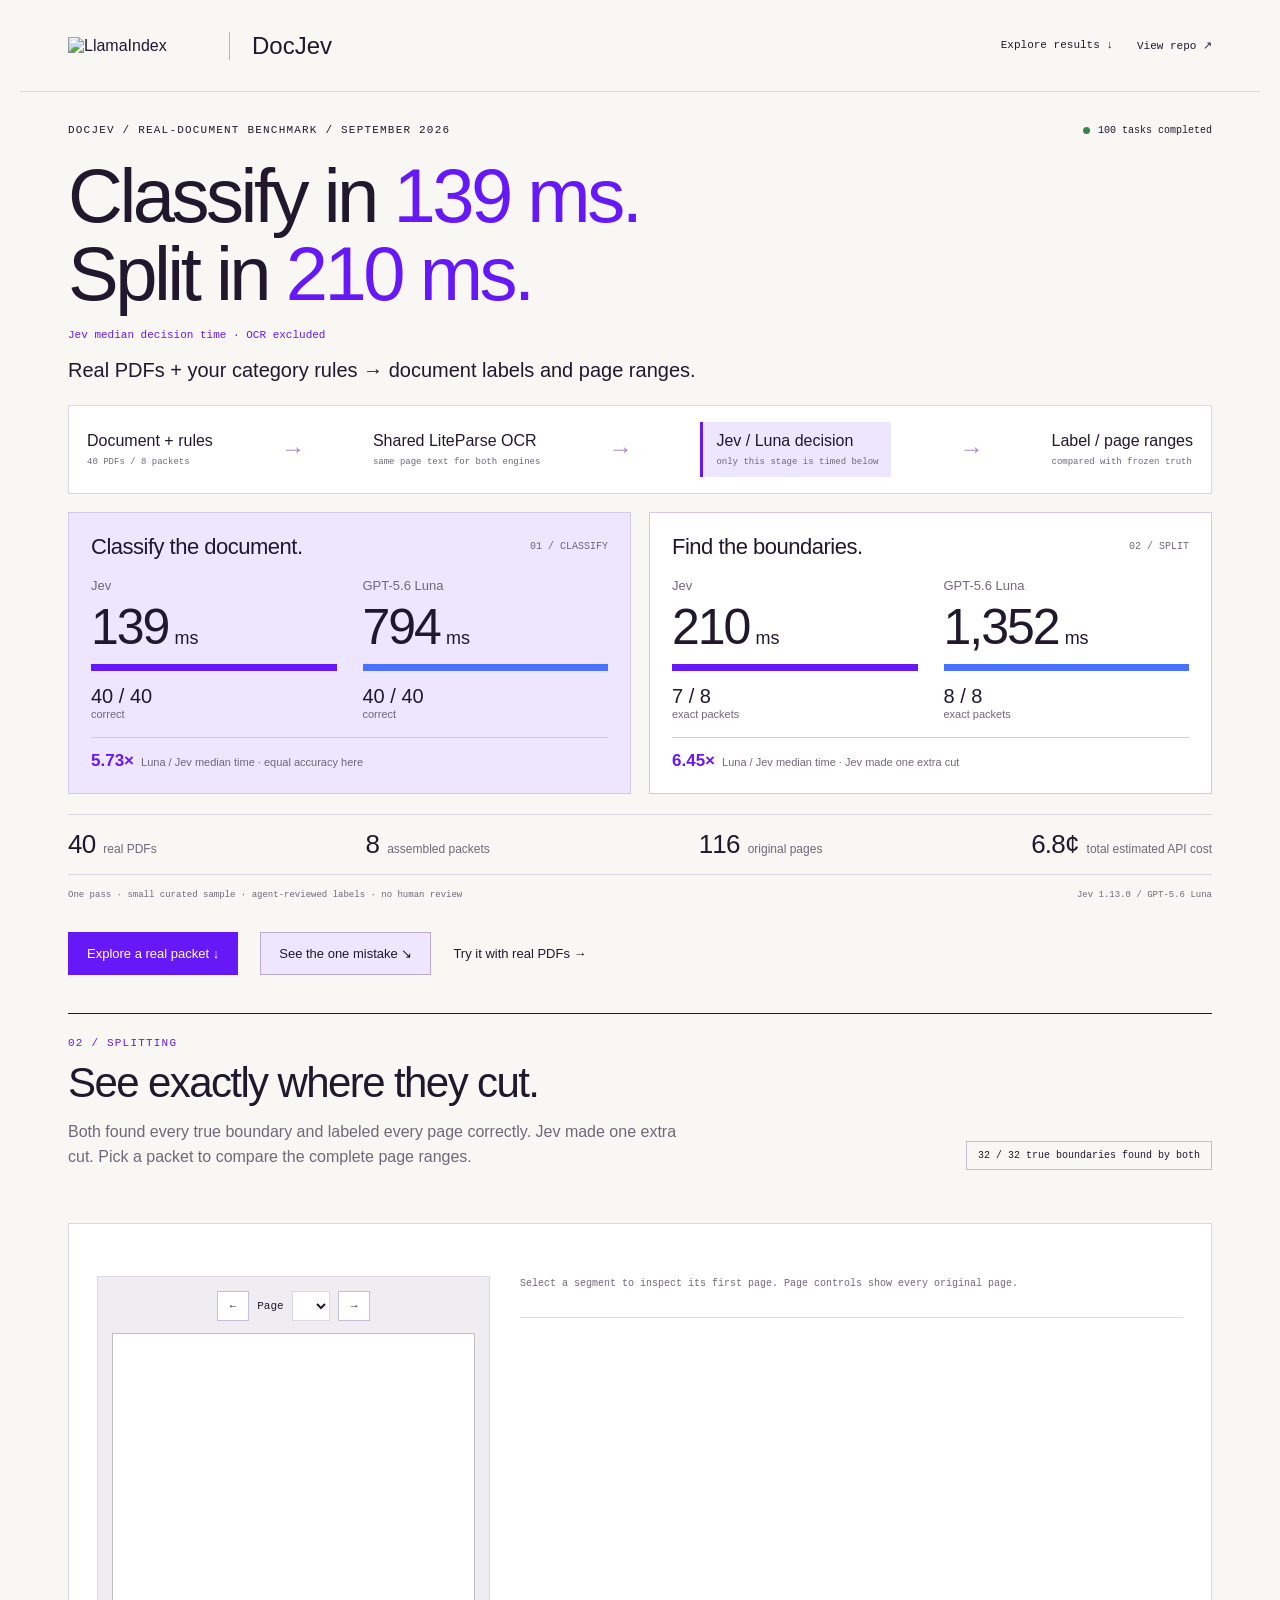
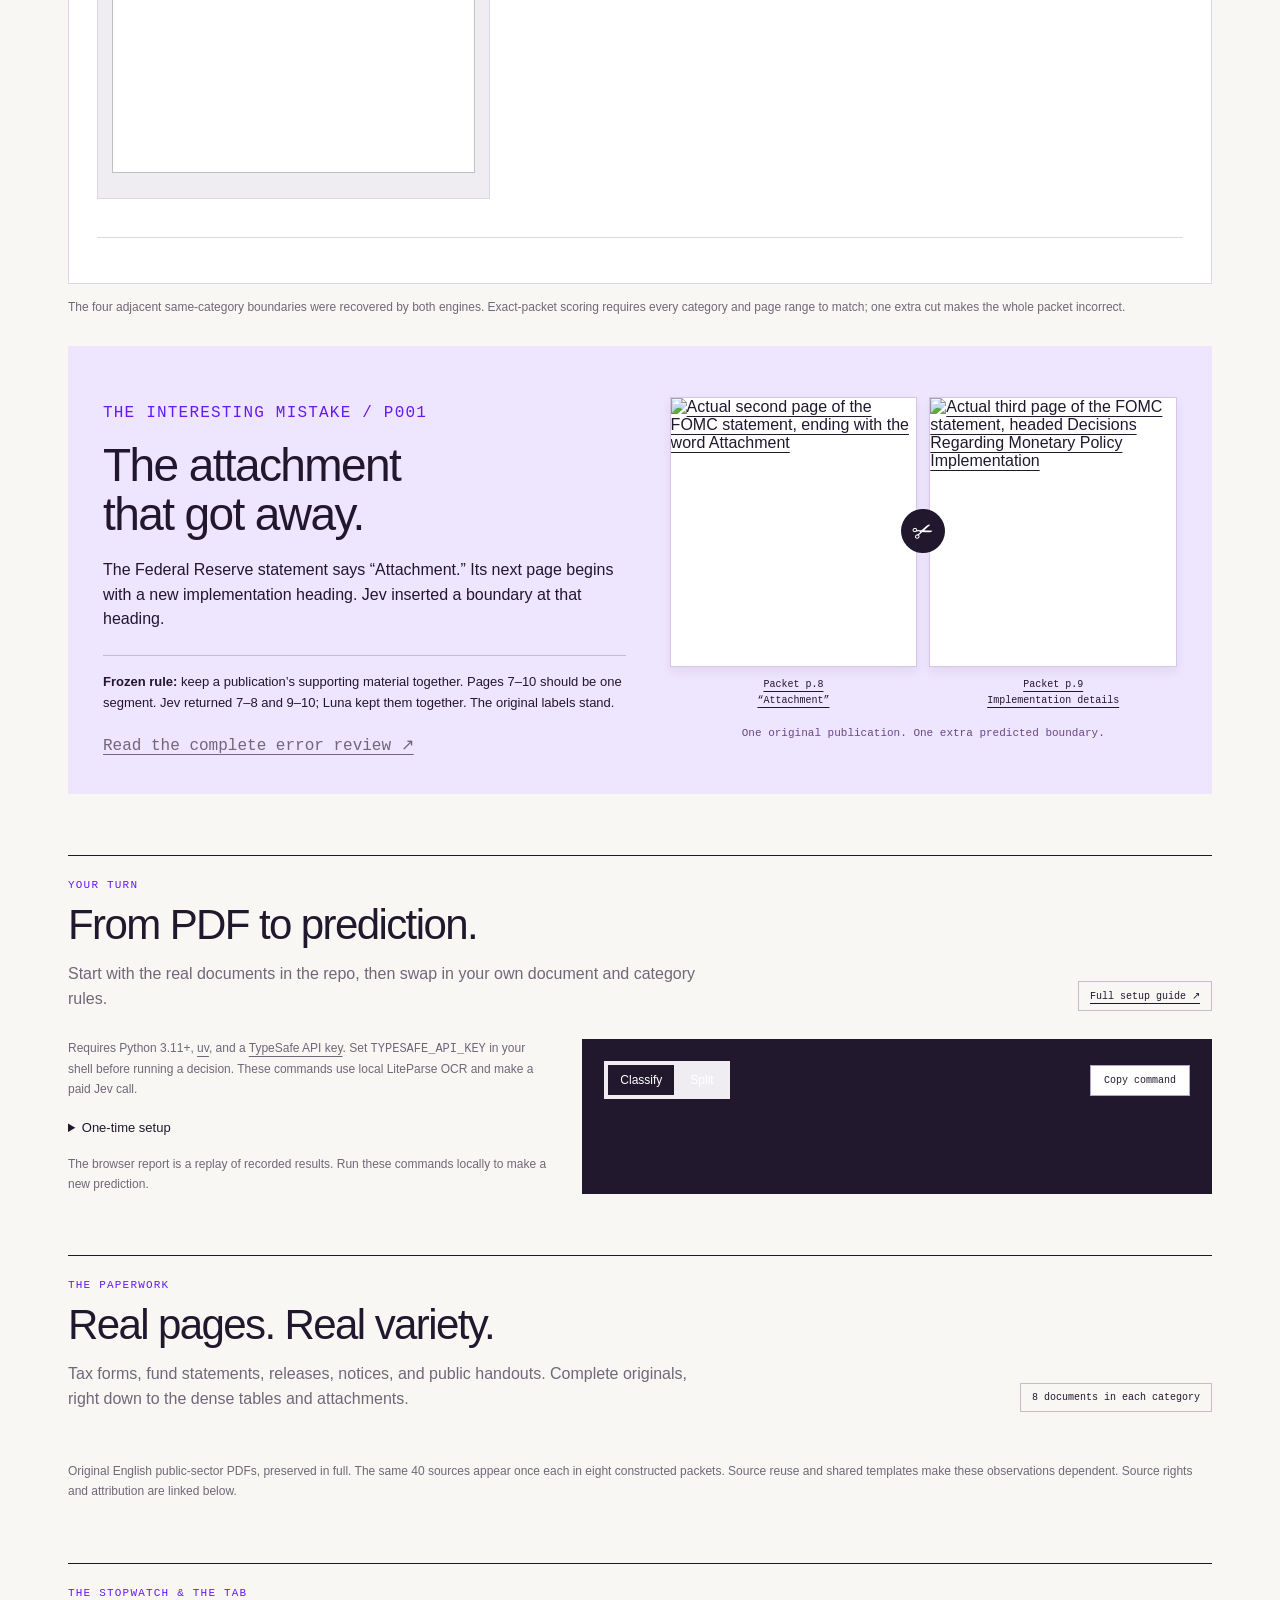
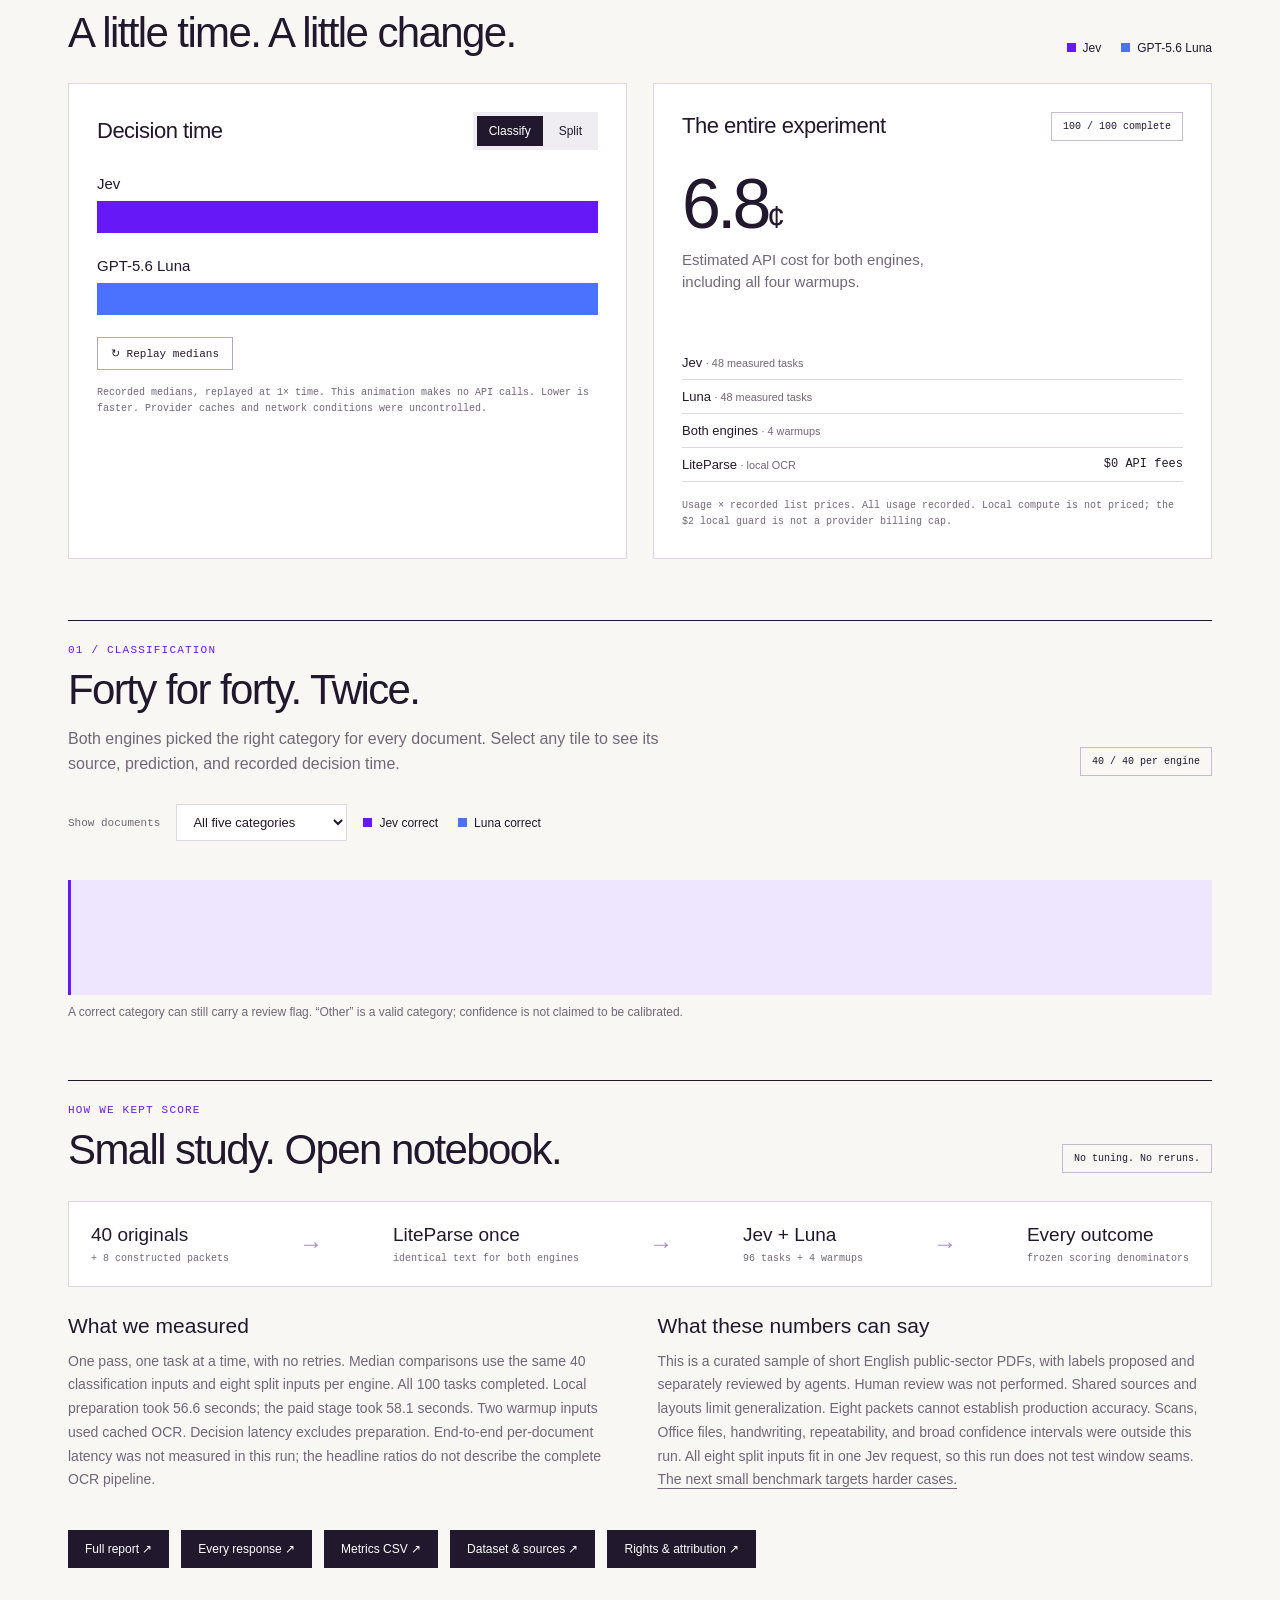
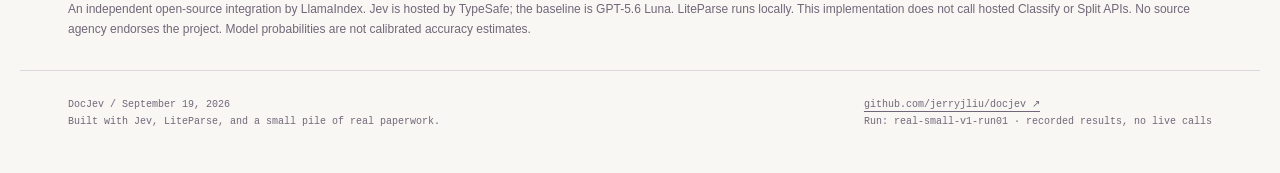
<file: docs/report/template.html>
<!doctype html>
<html lang="en">
<head>
<meta charset="utf-8"><meta name="viewport" content="width=device-width, initial-scale=1">
<meta name="description" content="DocJev: a small real-document benchmark of Jev and GPT-5.6 Luna. Explore accuracy, speed, costs, and the one extra split.">
<title>DocJev — Classify in 139 ms. Split in 210 ms.</title>
<link rel="canonical" href="https://jerryjliu.github.io/docjev/">
<meta property="og:title" content="DocJev: Classify in 139 ms. Split in 210 ms.">
<meta property="og:description" content="40 real PDFs. Two engines. See the accuracy, decision latency, and the one extra split. OCR excluded from headline timings.">
<meta property="og:image" content="https://jerryjliu.github.io/docjev/summary.png">
<meta property="og:url" content="https://jerryjliu.github.io/docjev/">
<meta name="twitter:card" content="summary_large_image">
<style>
:root{--paper:#f8f7f4;--ink:#21182d;--purple:#6718f7;--lavender:#eee5ff;--blue:#4b72fe;--line:#dcd7e2;--muted:#716778;--orange:#efad69;--green:#d0ead7;--mono:Plex,monospace}*{box-sizing:border-box}html{scroll-behavior:smooth}body{margin:0;background:var(--paper);color:var(--ink);font-family:Overused,Arial,sans-serif;-webkit-font-smoothing:antialiased}button,select{font:inherit;color:inherit}button,a,select{-webkit-tap-highlight-color:transparent}button{cursor:pointer}a{color:inherit;text-underline-offset:4px}button:focus-visible,a:focus-visible,select:focus-visible{outline:3px solid var(--purple);outline-offset:4px}button:disabled{cursor:wait}h1,h2,h3,p{margin:0}h1,h2,h3{font-weight:500}button{border-radius:0}main,.topbar,.footer{max-width:1240px;margin:auto;padding:0 48px}.topbar{height:92px;display:flex;align-items:center;justify-content:space-between;border-bottom:1px solid var(--line);gap:24px}.brand{display:flex;align-items:center;gap:22px;text-decoration:none}.brand img{width:139px;display:block}.brand b{font-size:24px;font-weight:500;border-left:1px solid #b9adca;padding-left:22px}.toplinks{display:flex;gap:24px;font:11px var(--mono)}.toplinks a{text-decoration:none}.eyebrow{font:11px var(--mono);letter-spacing:1.2px;text-transform:uppercase}.hero{position:relative;padding:45px 0 30px}.hero-top{display:flex;justify-content:space-between;gap:18px;align-items:center;margin-bottom:27px}.live-pill{display:flex;align-items:center;gap:8px;font:10px var(--mono)}.live-pill::before{content:'';width:7px;height:7px;background:#36834b;border-radius:50%}h1{font-size:clamp(62px,7vw,89px);line-height:.99;letter-spacing:-4.8px;max-width:950px}h1 em{font-style:normal;color:var(--purple)}.hero-sub{font-size:19px;line-height:1.45;max-width:730px;margin:22px 0 25px}.hero-sub b{font-weight:500}.stat-rail{display:flex;align-items:center;border-top:1px solid var(--line);border-bottom:1px solid var(--line);padding:18px 0;margin-top:28px;gap:34px}.stat-rail div{display:flex;align-items:baseline;gap:8px}.stat-rail strong{font-size:26px;font-weight:500;letter-spacing:-.8px}.stat-rail small{font-size:12px;color:var(--muted)}.scorecards{display:grid;grid-template-columns:1fr 1fr;gap:18px;margin:25px 0 0}.scorecard{padding:26px 28px 23px;border:1px solid #d6c9e7;background:white;position:relative;overflow:hidden}.scorecard:first-child{background:var(--lavender)}.card-top{display:flex;justify-content:space-between;align-items:center;gap:16px}.card-top h2{font-size:22px;letter-spacing:-.5px}.card-top span{font:10px var(--mono);color:var(--muted)}.big-time{display:flex;align-items:baseline;gap:8px;margin-top:16px}.big-time strong{font-size:72px;line-height:1;font-weight:500;letter-spacing:-4px}.big-time small{font-size:24px}.speed-label{font-size:13px;color:#5d4f69;margin-top:8px}.ratio{position:absolute;right:27px;top:91px;color:var(--purple);text-align:right}.ratio strong{display:block;font-size:34px;font-weight:500;letter-spacing:-1px}.ratio span{font:10px var(--mono)}.accuracy{display:grid;grid-template-columns:1fr 1fr;border-top:1px solid #cfc3dc;margin-top:23px;padding-top:16px;gap:20px}.accuracy p{font-size:13px;color:var(--muted)}.accuracy b{display:block;font-size:26px;color:var(--ink);font-weight:500;margin-top:3px;letter-spacing:-.6px}.accuracy small{font:10px var(--mono)}.hero-foot{font:10px/1.6 var(--mono);color:var(--muted);margin-top:13px;display:flex;justify-content:space-between;gap:15px}.chapter{border-top:1px solid var(--ink);margin-top:61px;padding-top:23px}.chapter-heading{display:flex;justify-content:space-between;gap:24px;align-items:flex-end;margin:0 0 28px}.chapter .eyebrow{margin-bottom:12px;color:var(--purple)}h2{font-size:42px;line-height:1.05;letter-spacing:-1.6px}.lede{font-size:16px;line-height:1.55;color:var(--muted);max-width:630px;margin-top:15px}.tag{border:1px solid #c6bbd3;padding:8px 11px;font:10px var(--mono);white-space:nowrap}.corpus-grid{display:grid;grid-template-columns:repeat(5,1fr);gap:14px;margin-bottom:22px}.doc-card{min-width:0;background:#eeebf0;border:1px solid var(--line);text-decoration:none;display:block;transition:transform .18s}.doc-card:hover{transform:translateY(-5px)}.doc-card img{display:block;height:208px;width:100%;object-fit:contain;padding:13px}.doc-card figcaption{background:#fff;padding:13px;border-top:1px solid var(--line)}.doc-card strong{display:block;font-size:14px;font-weight:500}.doc-card span{font:10px var(--mono);color:var(--muted)}.note{font-size:12px;line-height:1.65;color:var(--muted)}.legend{display:flex;gap:20px;align-items:center;font-size:12px;flex-wrap:wrap}.legend span{display:flex;align-items:center;gap:7px}.swatch{width:9px;height:9px;display:inline-block;background:var(--purple)}.swatch.blue{background:var(--blue)}.split-layout{display:grid;grid-template-columns:1fr 1fr;gap:26px}.panel{padding:28px;background:white;border:1px solid var(--line)}.panel-title{display:flex;align-items:center;justify-content:space-between;gap:20px;margin-bottom:25px}.panel-title h3{font-size:22px;letter-spacing:-.5px}.tabs{display:flex;gap:4px;background:#efedf2;padding:4px}.tabs button{border:0;background:transparent;padding:8px 12px;font-size:12px}.tabs button[aria-pressed=true]{background:var(--ink);color:white}.race-track{margin-top:24px}.race-track header{display:flex;justify-content:space-between;align-items:baseline;font-size:15px;margin-bottom:9px}.race-track strong{font:13px var(--mono)}.track{height:32px;background:#f0edf5;position:relative;overflow:hidden}.bar{height:100%;background:var(--purple);width:var(--width)}.bar.baseline{background:var(--blue)}.race-foot{display:flex;justify-content:space-between;align-items:center;margin-top:22px;gap:20px}.replay{background:white;border:1px solid #b4a4c8;padding:9px 13px;font:11px var(--mono)}.tiny{font:10px/1.6 var(--mono);color:var(--muted)}.cost-number{font-size:70px;letter-spacing:-4px;line-height:1.1;margin-top:2px}.cost-number small{font-size:32px;letter-spacing:-1px}.cost-detail{font-size:15px;line-height:1.5;margin:6px 0 23px;color:var(--muted)}.cost-stack{display:flex;height:15px;gap:3px}.cost-stack span{min-width:1px}.cost-table{width:100%;font-size:13px;border-collapse:collapse;margin-top:14px}.cost-table td{padding:9px 0;border-bottom:1px solid var(--line)}.cost-table td:last-child{text-align:right;font:12px var(--mono)}.cost-table small{color:var(--muted)}.explorer-controls{display:flex;align-items:center;gap:16px;flex-wrap:wrap;margin:21px 0}.explorer-controls label{font:11px var(--mono);color:var(--muted)}select{background:white;border:1px solid var(--line);padding:9px 35px 9px 12px;max-width:100%;font-size:13px}.document-grid{display:grid;grid-template-columns:repeat(10,1fr);gap:9px}.document-tile{position:relative;background:white;border:1px solid var(--line);padding:15px 4px 12px;min-width:0;text-align:center;transition:background .15s,transform .15s}.document-tile:hover{transform:translateY(-3px);background:#f4edff}.document-tile.active{outline:2px solid var(--purple);outline-offset:1px}.sheet-icon{width:26px;height:32px;border:1.5px solid #aa8dc6;display:block;margin:0 auto 10px;position:relative}.sheet-icon::before{content:'';position:absolute;top:8px;left:5px;width:14px;height:1px;background:#cab8d8;box-shadow:0 5px #cab8d8,0 10px #cab8d8}.document-tile .id{font:10px var(--mono);color:var(--muted)}.two-checks{display:flex;justify-content:center;gap:9px;font-size:15px;color:var(--purple);margin-top:7px}.two-checks span+span{color:var(--blue)}.detail-box{margin-top:18px;background:var(--lavender);padding:24px;display:grid;grid-template-columns:1.6fr 1fr 1fr;gap:22px;border-left:3px solid var(--purple);align-items:center;min-height:115px}.detail-box h3{font-size:20px;line-height:1.2;margin:5px 0 8px;letter-spacing:-.4px}.detail-box .category{font:11px var(--mono);margin-top:8px;display:block}.detail-result strong{font-size:24px;font-weight:500}.detail-result p{font-size:12px;color:var(--muted);margin-top:5px}.detail-result small{font:10px var(--mono)}.review-note{font-size:12px;margin-top:10px;color:var(--muted)}.packet-tabs{display:flex;gap:7px;flex-wrap:wrap;margin-bottom:25px}.packet-tabs button{background:white;border:1px solid var(--line);padding:11px 15px;font:12px var(--mono)}.packet-tabs button[aria-pressed=true]{background:var(--purple);border-color:var(--purple);color:white}.packet-tabs button .error-dot{display:inline-block;width:6px;height:6px;background:#bd5d16;border-radius:50%;margin-left:5px}.packet-tabs button[aria-pressed=true] .error-dot{background:#ffc888}.packet-summary{display:flex;align-items:center;justify-content:space-between;gap:20px;margin-bottom:24px}.packet-summary h3{font-size:24px;letter-spacing:-.5px}.packet-summary p{font-size:12px;color:var(--muted);margin-top:6px}.segments{display:grid;grid-template-columns:120px 1fr;gap:16px;align-items:center;margin:15px 0}.segments header{font-size:13px}.segments header small{display:block;font:9px var(--mono);margin-top:5px;color:var(--muted)}.segment-strip{display:grid;grid-template-columns:repeat(var(--pages),minmax(0,1fr));gap:4px}.segment{padding:15px 5px 12px;text-align:center;border:1px solid #c9bed8;min-width:0;position:relative}.segment-name{display:block;font-size:12px;overflow:hidden;text-overflow:ellipsis;white-space:nowrap}.segment small{display:block;font:9px var(--mono);margin-top:5px}.segment.extra{outline:2px solid #bf6b27;outline-offset:0}.packet-caption{margin-top:19px;padding-top:17px;border-top:1px solid var(--line);font-size:13px;line-height:1.6;color:var(--muted)}.packet-key{display:flex;gap:16px;flex-wrap:wrap;font:10px var(--mono);margin:19px 0}.packet-key i{width:10px;height:10px;display:inline-block;margin-right:5px;border:1px solid #c9bed8}.error-section{background:#eee5ff;position:relative;margin-top:62px;padding:35px}.error-grid{display:grid;grid-template-columns:1.03fr 1fr;gap:44px;align-items:center}.error-copy .eyebrow{color:var(--purple);margin-bottom:16px}.error-copy h2{font-size:46px}.error-copy p{font-size:16px;line-height:1.55;margin-top:20px}.error-copy .callout{font-size:13px;border-top:1px solid #c8b6dd;padding-top:16px;margin-top:23px;line-height:1.6}.attachment-pages{display:grid;grid-template-columns:1fr 1fr;gap:12px;position:relative}.attachment-pages figure{margin:0;min-width:0}.attachment-pages img{width:100%;height:270px;object-fit:contain;display:block;background:#fff;box-shadow:0 5px 10px #2d173611;border:1px solid #d6c5e7}.attachment-pages figcaption{font:10px/1.6 var(--mono);margin-top:10px;text-align:center}.scissors{position:absolute;top:112px;left:calc(50% - 22px);width:44px;height:44px;display:flex;align-items:center;justify-content:center;background:var(--ink);color:#fff;font-size:25px;border-radius:50%;transform:rotate(-20deg)}.attachment-note{margin-top:16px;font:11px/1.6 var(--mono);color:#684885;text-align:center}.method-grid{display:grid;grid-template-columns:1fr 1fr;gap:35px;margin:27px 0 38px}.method-grid h3{font-size:21px;margin-bottom:12px}.method-grid p{font-size:14px;line-height:1.7;color:var(--muted)}.pipeline{display:flex;align-items:center;justify-content:space-between;gap:15px;background:white;border:1px solid var(--line);padding:22px;margin-bottom:25px}.pipeline strong{display:block;font-size:19px;font-weight:500}.pipeline small{font:10px var(--mono);color:var(--muted);display:block;margin-top:7px}.pipeline>span{font-size:24px;color:#aa8ac8}.evidence-links{display:flex;gap:12px;flex-wrap:wrap;margin-bottom:32px}.evidence-links a{padding:12px 17px;background:var(--ink);color:white;text-decoration:none;font-size:12px}.footer{border-top:1px solid var(--line);padding-top:25px;padding-bottom:35px;display:flex;justify-content:space-between;gap:25px;font:10px/1.7 var(--mono);color:var(--muted);margin-top:30px}.noscript{padding:20px;background:#ffe6ce}.print-only{display:none}#share-card{position:relative}#share-card .hero-brand{display:none}body.share-mode{width:1200px}body.share-mode #share-card{width:1200px;padding:38px 52px 34px;background:var(--paper)}body.share-mode #share-card .hero-brand{display:flex;align-items:center;justify-content:space-between;gap:22px;border-bottom:1px solid var(--line);padding-bottom:23px;margin-bottom:27px}body.share-mode #share-card .hero-brand img{width:145px}body.share-mode #share-card .hero-brand b{font-size:24px;font-weight:500}body.share-mode .hero{padding:0}body.share-mode .hero-top{margin-bottom:24px}body.share-mode h1{font-size:80px}body.share-mode .hero-sub{font-size:18px;margin-bottom:10px}body.share-mode .scorecards{margin-top:21px}body.share-mode .stat-rail{margin-top:22px;padding:14px 0}body.share-mode .hero-foot{font-size:10px}body.share-mode .share-url{display:inline!important}body.share-mode main{padding:0;max-width:1200px}.share-url{display:none}.status-caption{font-size:12px;color:var(--muted);margin-top:12px}
@media(max-width:1000px){main,.topbar,.footer{padding-left:28px;padding-right:28px}h1{font-size:74px}.stat-rail{gap:20px;flex-wrap:wrap}.scorecard{padding:23px}.big-time strong{font-size:61px}.ratio{right:22px;top:84px}.ratio strong{font-size:29px}.doc-card img{height:160px}.document-grid{grid-template-columns:repeat(8,1fr)}.detail-box{grid-template-columns:1.5fr 1fr 1fr}.error-grid{gap:25px}.error-copy h2{font-size:39px}.attachment-pages img{height:240px}.error-section{padding:27px}.segments{grid-template-columns:105px 1fr}.segment-name{font-size:10px}.split-layout{gap:18px}.panel{padding:22px}}
@media(max-width:700px){main,.topbar,.footer{padding-left:20px;padding-right:20px}.topbar{height:74px}.brand img{width:104px}.brand{gap:13px}.brand b{font-size:21px;padding-left:13px}.toplinks a:first-child{display:none}.toplinks{font-size:10px}.hero{padding-top:29px}.hero-top{display:block;margin-bottom:20px}.live-pill{margin-top:12px}.eyebrow{font-size:10px}h1{font-size:56px;letter-spacing:-3px}.hero-sub{font-size:17px}.stat-rail{display:grid;grid-template-columns:1fr 1fr;gap:13px}.stat-rail strong{font-size:25px}.stat-rail small{font-size:11px}.scorecards{grid-template-columns:1fr;gap:13px}.scorecard{padding:23px}.big-time strong{font-size:67px}.ratio{top:91px}.hero-foot{display:block;font-size:9px}.hero-foot span{display:block}.chapter{margin-top:39px;padding-top:20px}.chapter-heading{display:block;margin-bottom:23px}.chapter-heading>.tag,.chapter-heading>.legend{display:inline-flex;margin-top:15px}h2{font-size:34px;letter-spacing:-1px}.lede{font-size:15px}.corpus-grid{display:flex;overflow:auto;gap:11px;padding-bottom:10px}.doc-card{min-width:150px}.doc-card img{height:185px}.doc-card figcaption{padding:11px}.split-layout{grid-template-columns:1fr}.panel{padding:23px}.document-grid{grid-template-columns:repeat(5,1fr);gap:7px}.document-tile{padding:13px 4px 10px}.detail-box{grid-template-columns:1fr 1fr;padding:20px;gap:18px}.detail-box>div:first-child{grid-column:1/-1}.detail-box h3{font-size:22px}.detail-result strong{font-size:22px}.packet-tabs{gap:6px}.packet-tabs button{padding:9px 10px}.packet-summary{align-items:flex-start}.packet-summary h3{font-size:21px}.packet-summary .tag{font-size:9px}.segments{grid-template-columns:1fr;gap:8px;margin:20px 0}.segments header{display:flex;align-items:baseline;gap:9px}.segments header small{display:inline;margin:0}.segment-strip{gap:2px}.segment{padding:13px 1px}.segment-name{font-size:9px}.segment small{font-size:8px}.error-section{padding:25px 21px;margin-top:40px}.error-grid{grid-template-columns:1fr;gap:28px}.error-copy h2{font-size:37px}.attachment-pages img{height:250px}.scissors{top:112px}.method-grid{grid-template-columns:1fr;gap:22px}.pipeline{padding:20px;gap:11px;flex-wrap:wrap}.pipeline strong{font-size:16px}.pipeline small{font-size:9px}.pipeline>span{font-size:18px}.footer{display:block}.footer p+p{margin-top:15px}.cost-number{font-size:65px}.evidence-links{gap:9px}.evidence-links a{padding:11px 12px;font-size:11px}}
@media(prefers-reduced-motion:reduce){html{scroll-behavior:auto}*,*::before,*::after{transition:none!important;animation:none!important}}
@media print{.toplinks,.tabs,.replay,.explorer-controls,.packet-tabs{display:none}body{background:white}main,.topbar,.footer{max-width:none;padding:0}.chapter,.panel,.error-section{break-inside:avoid}.hero{padding-top:25px}.chapter{margin-top:30px}.footer{font-size:8px}.print-only{display:block}.corpus-grid{display:grid}.document-grid{grid-template-columns:repeat(10,1fr)}a{color:inherit}*{-webkit-print-color-adjust:exact;print-color-adjust:exact}}

.paper-stack{position:absolute;right:37px;top:125px;width:310px;height:240px;pointer-events:none}.paper-stack img{position:absolute;width:136px;height:176px;object-fit:contain;background:white;border:1px solid #d9ccdf;padding:6px;box-shadow:0 8px 20px #21182d13}.paper-stack img:nth-child(1){left:0;top:25px;transform:rotate(-13deg)}.paper-stack img:nth-child(2){left:80px;top:3px;transform:rotate(3deg)}.paper-stack img:nth-child(3){left:166px;top:27px;transform:rotate(15deg)}.paper-stack>span{position:absolute;top:197px;left:70px;background:var(--ink);color:white;padding:9px 12px;font:10px var(--mono);transform:rotate(-4deg)}body.share-mode .paper-stack{top:185px;right:80px}
.page-dialog{border:1px solid var(--line);padding:18px;max-width:95vw;max-height:94vh;background:var(--paper);color:var(--ink)}.page-dialog::backdrop{background:#21182dbb}.page-dialog header{display:flex;justify-content:space-between;align-items:center;gap:30px;margin-bottom:12px;font:12px var(--mono)}.page-dialog button{background:white;border:1px solid var(--line);padding:7px 12px}.page-dialog img{display:block;max-width:80vw;height:75vh;object-fit:contain}.page-dialog a{font:11px var(--mono);display:inline-block;margin-top:12px}
@media(max-width:1100px){.paper-stack{display:none}}
@media(max-width:700px){.scorecard .ratio{position:static;display:flex;gap:10px;align-items:center;text-align:left;margin-top:13px}.scorecard .ratio strong{font-size:27px}.scorecard .ratio span{font-size:10px}.page-dialog img{max-width:83vw;height:auto;max-height:75vh}}

h1{font-size:clamp(50px,6vw,76px);line-height:1.03;letter-spacing:-3.5px;max-width:none}.hero-top{margin-bottom:21px}.hero{padding-top:32px}.headline-scope{font:11px var(--mono);color:var(--purple);margin-top:15px}.hero-sub{margin:15px 0 20px;font-size:20px}.hero-pipeline{padding:16px 18px;margin-bottom:0;gap:12px}.hero-pipeline strong{font-size:16px}.hero-pipeline small{font-size:9px}.timed-stage{background:var(--lavender);padding:10px 13px;border-left:3px solid var(--purple)}.scorecards{margin-top:18px}.scorecard{padding:22px}.engine-comparison{display:grid;grid-template-columns:1fr 1fr;gap:26px;margin-top:20px}.engine-score>p{font-size:13px;color:var(--muted)}.compare-time{display:flex;align-items:baseline;gap:6px;margin:9px 0 12px}.compare-time strong{font-size:50px;font-weight:500;letter-spacing:-2px;line-height:1}.compare-time small{font-size:18px}.mini-track{height:7px;background:#e6e0ed;margin-bottom:14px}.mini-track i{display:block;height:100%;background:var(--purple)}.openai .mini-track i{background:var(--blue)}.quality b{color:var(--ink);font-weight:500;font-size:20px;display:block}.engine-score>p.quality{font-size:11px}.compare-conclusion{border-top:1px solid #d6c9e7;margin-top:17px;padding-top:13px;font-size:11px;color:var(--muted)}.compare-conclusion strong{font-size:17px;color:var(--purple);margin-right:4px}.stat-rail{margin-top:20px;padding:14px 0;justify-content:space-between;gap:18px}.result-actions{display:flex;align-items:center;gap:22px;flex-wrap:wrap;padding:0 0 5px;font-size:13px}.result-actions a{text-decoration:none}.primary-cta{background:var(--purple);color:white;padding:14px 19px}.secondary-cta{border:1px solid #bbaccf;padding:13px 18px;background:var(--lavender)}#packets{margin-top:33px}.packet-workspace{display:grid;grid-template-columns:minmax(260px,.8fr) minmax(0,1.35fr);gap:30px;align-items:start}.packet-page{background:#efedf2;border:1px solid var(--line);padding:14px}.page-controls{display:flex;gap:8px;align-items:center;justify-content:center;margin-bottom:12px;font:11px var(--mono)}.page-controls button{border:1px solid #c9bed8;background:white;padding:8px 12px}.page-controls button:disabled{opacity:.35;cursor:default}.page-controls select{padding:7px 8px;font:11px var(--mono)}.page-zoom{padding:0;border:0;background:white;width:100%;display:block;cursor:zoom-in}.page-zoom img{width:100%;height:440px;object-fit:contain;display:block}.packet-page>.tiny{margin-top:11px}.packet-workspace .segments{grid-template-columns:1fr;gap:8px;margin:10px 0 22px}.packet-workspace .segments header{display:flex;justify-content:space-between;align-items:baseline}.packet-workspace .segments header small{display:inline}.segment{font:inherit;cursor:pointer}.segment:hover{filter:brightness(.96)}.selected-segment{box-shadow:inset 0 -3px var(--purple)}.page-verdict{border-top:1px solid var(--line);margin-top:25px;padding-top:19px}.page-verdict>p:not(.tiny){display:flex;justify-content:space-between;gap:12px;font-size:13px;padding-top:12px}.page-verdict b{font-weight:500}.page-verdict span{color:var(--muted)}.try-layout{display:grid;grid-template-columns:1fr 1.3fr;gap:30px}.command-panel{background:var(--ink);color:white;padding:22px;min-width:0}.command-panel .tiny{color:#dad0e9;margin-top:16px}.command-panel .panel-title{margin-bottom:14px}.command-panel .replay{color:var(--ink);font-size:10px}pre{font:11px/1.8 var(--mono);overflow:auto;margin:15px 0}code{font-family:var(--mono)}details{margin:20px 0;font-size:13px}summary{cursor:pointer}.tile-preview{width:100%;height:75px;object-fit:contain;display:block;margin-bottom:10px}.document-grid{gap:8px}.document-tile{padding:8px 5px 10px}.error-section{margin-top:28px}.hero-foot{font-size:9px}body.share-mode .topbar,body.share-mode main>:not(#share-card),body.share-mode .footer{display:none!important}body.share-mode h1{font-size:74px}body.share-mode .hero-sub{font-size:20px}body.share-mode .hero-pipeline{display:none}body.share-mode .hero-top{margin-bottom:20px}body.share-mode .hero-brand{padding-bottom:19px!important;margin-bottom:22px!important}
@media(max-width:1000px){.hero-pipeline strong{font-size:13px}.hero-pipeline small{font-size:8px}.compare-time strong{font-size:40px}.engine-comparison{gap:16px}.packet-workspace{gap:20px;grid-template-columns:minmax(230px,.85fr) minmax(0,1fr)}.segment-name{font-size:9px}.page-zoom img{height:370px}}
@media(max-width:700px){h1{font-size:46px;letter-spacing:-2.3px}.hero-sub{font-size:17px}.headline-scope{font-size:10px}.hero-pipeline{display:grid;grid-template-columns:1fr 1fr;gap:14px}.hero-pipeline>span{display:none}.hero-pipeline strong{font-size:14px}.hero-pipeline small{font-size:9px}.timed-stage{padding:8px}.engine-comparison{gap:25px}.compare-time strong{font-size:46px}.quality b{display:inline}.quality{line-height:1.6}.result-actions{gap:12px;font-size:12px}.result-actions a:last-child{width:100%;padding:4px 0}.packet-workspace{grid-template-columns:1fr}.page-zoom img{height:390px}.packet-workspace .segment-name{font-size:10px}.try-layout{grid-template-columns:1fr}.command-panel{padding:18px}.command-panel .tabs button{padding:8px 10px}.tile-preview{height:68px}.stat-rail{justify-content:start}.hero-foot{font-size:9px}}
</style>
</head>
<body>
<noscript><p class="noscript">Enable JavaScript to explore the recorded results, or read the <a href="https://github.com/jerryjliu/docjev/blob/main/benchmarks/results/real-small-v1-run01/report.md">full benchmark report</a>.</p></noscript>
<header class="topbar"><a class="brand" href="https://github.com/jerryjliu/docjev"><img data-asset="logo" alt="LlamaIndex"><b>DocJev</b></a><nav class="toplinks" aria-label="Report navigation"><a href="#packets">Explore results ↓</a><a href="https://github.com/jerryjliu/docjev">View repo ↗</a></nav></header>
<main>
<section class="hero" id="share-card" aria-labelledby="headline">
<div class="hero-brand"><img data-asset="logo" alt="LlamaIndex"><b>DocJev / Field notes 001</b></div>
<div class="hero-top"><p class="eyebrow">DocJev / real-document benchmark / September 2026</p><span class="live-pill">100 tasks completed</span></div>
<h1 id="headline">Classify in <em>139 ms.</em><br>Split in <em>210 ms.</em></h1>
<p class="headline-scope">Jev median decision time · OCR excluded</p>
<p class="hero-sub">Real PDFs + your category rules → document labels and page ranges.</p>
<div class="pipeline hero-pipeline" aria-label="Measurement scope"><div><strong>Document + rules</strong><small>40 PDFs / 8 packets</small></div><span aria-hidden="true">→</span><div><strong>Shared LiteParse OCR</strong><small>same page text for both engines</small></div><span aria-hidden="true">→</span><div class="timed-stage"><strong>Jev / Luna decision</strong><small>only this stage is timed below</small></div><span aria-hidden="true">→</span><div><strong>Label / page ranges</strong><small>compared with frozen truth</small></div></div>
<div class="scorecards">
<article class="scorecard"><div class="card-top"><h2>Classify the document.</h2><span>01 / CLASSIFY</span></div><div class="engine-comparison"><div class="engine-score jev"><p>Jev</p><div class="compare-time"><strong id="classify-ms">139</strong><small>ms</small></div><div class="mini-track"><i data-time-bar="classify:jev"></i></div><p class="quality"><b>40 / 40</b> correct</p></div><div class="engine-score openai"><p>GPT-5.6 Luna</p><div class="compare-time"><strong id="classify-baseline">794</strong><small>ms</small></div><div class="mini-track"><i data-time-bar="classify:openai"></i></div><p class="quality"><b>40 / 40</b> correct</p></div></div><p class="compare-conclusion"><strong id="classify-ratio">5.73×</strong> Luna / Jev median time · equal accuracy here</p></article><article class="scorecard"><div class="card-top"><h2>Find the boundaries.</h2><span>02 / SPLIT</span></div><div class="engine-comparison"><div class="engine-score jev"><p>Jev</p><div class="compare-time"><strong id="split-ms">210</strong><small>ms</small></div><div class="mini-track"><i data-time-bar="split:jev"></i></div><p class="quality"><b>7 / 8</b> exact packets</p></div><div class="engine-score openai"><p>GPT-5.6 Luna</p><div class="compare-time"><strong id="split-baseline">1,352</strong><small>ms</small></div><div class="mini-track"><i data-time-bar="split:openai"></i></div><p class="quality"><b>8 / 8</b> exact packets</p></div></div><p class="compare-conclusion"><strong id="split-ratio">6.45×</strong> Luna / Jev median time · Jev made one extra cut</p></article>
</div>
<div class="stat-rail"><div><strong>40</strong><small>real PDFs</small></div><div><strong>8</strong><small>assembled packets</small></div><div><strong>116</strong><small>original pages</small></div><div><strong>6.8¢</strong><small>total estimated API cost</small></div></div>
<p class="hero-foot"><span>One pass · small curated sample · agent-reviewed labels · no human review</span><span class="share-url">jerryjliu.github.io/docjev</span><span>Jev 1.13.0 / GPT-5.6 Luna</span></p>
</section><nav class="result-actions" aria-label="Next steps"><a class="primary-cta" href="#packets">Explore a real packet ↓</a><a class="secondary-cta" href="#mistake">See the one mistake ↘</a><a href="#try-it">Try it with real PDFs →</a></nav><section class="chapter" id="packets" aria-labelledby="split-title"><div class="chapter-heading"><div><p class="eyebrow">02 / Splitting</p><h2 id="split-title">See exactly where they cut.</h2><p class="lede">Both found every true boundary and labeled every page correctly. Jev made one extra cut. Pick a packet to compare the complete page ranges.</p></div><span class="tag">32 / 32 true boundaries found by both</span></div><div class="packet-tabs" id="packet-tabs" aria-label="Choose packet"></div><article class="panel"><div class="packet-summary" id="packet-summary"></div><div class="packet-workspace"><div class="packet-page"><div class="page-controls"><button type="button" id="previous-page" aria-label="Previous packet page">←</button><label for="packet-page-select">Page</label><select id="packet-page-select" aria-label="Packet page"></select><button type="button" id="next-page" aria-label="Next packet page">→</button></div><button type="button" class="page-zoom" id="packet-page-zoom" aria-label="Enlarge selected original page"><img id="packet-page-image" alt=""></button><p class="tiny" id="packet-page-caption"></p></div><div><div id="packet-strips"></div><p class="tiny">Select a segment to inspect its first page. Page controls show every original page.</p><div class="page-verdict" id="page-verdict" aria-live="polite"></div></div></div><div class="packet-key" id="packet-key"></div><p class="packet-caption" id="packet-caption"></p></article><p class="note" style="margin-top:14px">The four adjacent same-category boundaries were recovered by both engines. Exact-packet scoring requires every category and page range to match; one extra cut makes the whole packet incorrect.</p></section>
<section class="error-section" id="mistake" aria-labelledby="error-title"><div class="error-grid"><div class="error-copy"><p class="eyebrow">The interesting mistake / p001</p><h2 id="error-title">The attachment<br>that got away.</h2><p>The Federal Reserve statement says “Attachment.” Its next page begins with a new implementation heading. Jev inserted a boundary at that heading.</p><p class="callout"><b>Frozen rule:</b> keep a publication’s supporting material together. Pages 7–10 should be one segment. Jev returned 7–8 and 9–10; Luna kept them together. The original labels stand.</p><p class="tiny"><a href="https://github.com/jerryjliu/docjev/blob/main/benchmarks/results/real-small-v1-run01/error-analysis.md">Read the complete error review ↗</a></p></div><div><div class="attachment-pages"><figure><a id="error-before-link" href="https://github.com/jerryjliu/docjev/blob/main/datasets/real-small/v1/originals/e017.pdf"><img data-asset="error_before" alt="Actual second page of the FOMC statement, ending with the word Attachment"><figcaption>Packet p.8<br>“Attachment”</figcaption></a></figure><figure><a id="error-after-link" href="https://github.com/jerryjliu/docjev/blob/main/datasets/real-small/v1/originals/e017.pdf"><img data-asset="error_after" alt="Actual third page of the FOMC statement, headed Decisions Regarding Monetary Policy Implementation"><figcaption>Packet p.9<br>Implementation details</figcaption></a></figure><span class="scissors" aria-hidden="true">✂</span></div><p class="attachment-note">One original publication. One extra predicted boundary.</p></div></div></section>

<section class="chapter" id="try-it" aria-labelledby="try-title"><div class="chapter-heading"><div><p class="eyebrow">Your turn</p><h2 id="try-title">From PDF to prediction.</h2><p class="lede">Start with the real documents in the repo, then swap in your own document and category rules.</p></div><a class="tag" href="https://github.com/jerryjliu/docjev#quick-start">Full setup guide ↗</a></div><div class="try-layout"><div><p class="note">Requires Python 3.11+, <a href="https://docs.astral.sh/uv/getting-started/installation/">uv</a>, and a <a href="https://console.typesafe.ai/">TypeSafe API key</a>. Set <code>TYPESAFE_API_KEY</code> in your shell before running a decision. These commands use local LiteParse OCR and make a paid Jev call.</p><details><summary>One-time setup</summary><pre><code>git clone https://github.com/jerryjliu/docjev.git
cd docjev
uv sync
uv run docjev doctor --smoke</code></pre></details><p class="note">The browser report is a replay of recorded results. Run these commands locally to make a new prediction.</p></div><div class="command-panel"><div class="panel-title"><div class="tabs" aria-label="Example command"><button type="button" data-example="classify" aria-pressed="true">Classify</button><button type="button" data-example="split" aria-pressed="false">Split</button></div><button type="button" class="replay" id="copy-command">Copy command</button></div><pre><code id="example-command"></code></pre><p class="tiny" id="command-result"></p><p class="tiny" id="copy-status" aria-live="polite"></p></div></div></section>
<section class="chapter" aria-labelledby="corpus-title"><div class="chapter-heading"><div><p class="eyebrow">The paperwork</p><h2 id="corpus-title">Real pages. Real variety.</h2><p class="lede">Tax forms, fund statements, releases, notices, and public handouts. Complete originals, right down to the dense tables and attachments.</p></div><span class="tag">8 documents in each category</span></div><div class="corpus-grid" id="corpus-grid"></div><p class="note">Original English public-sector PDFs, preserved in full. The same 40 sources appear once each in eight constructed packets. Source reuse and shared templates make these observations dependent. Source rights and attribution are linked below.</p></section>
<section class="chapter" aria-labelledby="speed-title"><div class="chapter-heading"><div><p class="eyebrow">The stopwatch & the tab</p><h2 id="speed-title">A little time. A little change.</h2></div><div class="legend"><span><i class="swatch"></i>Jev</span><span><i class="swatch blue"></i>GPT-5.6 Luna</span></div></div><div class="split-layout"><article class="panel"><div class="panel-title"><h3>Decision time</h3><div class="tabs" aria-label="Latency task"><button type="button" data-race="classify" aria-pressed="true">Classify</button><button type="button" data-race="split" aria-pressed="false">Split</button></div></div><p class="tiny" id="race-meta"></p><div class="race-track"><header><span>Jev</span><strong id="jev-time"></strong></header><div class="track"><div class="bar" id="jev-bar"></div></div></div><div class="race-track"><header><span>GPT-5.6 Luna</span><strong id="luna-time"></strong></header><div class="track"><div class="bar baseline" id="luna-bar"></div></div></div><div class="race-foot"><button type="button" class="replay" id="replay">↻ Replay medians</button><span class="tiny" id="race-percentiles"></span></div><p class="tiny" style="margin-top:15px">Recorded medians, replayed at 1× time. This animation makes no API calls. Lower is faster. Provider caches and network conditions were uncontrolled.</p></article><article class="panel"><div class="panel-title"><h3>The entire experiment</h3><span class="tag">100 / 100 complete</span></div><p class="cost-number">6.8<small>¢</small></p><p class="cost-detail">Estimated API cost for both engines,<br>including all four warmups.</p><div class="cost-stack" id="cost-stack" aria-hidden="true"></div><table class="cost-table"><tbody><tr><td>Jev <small>· 48 measured tasks</small></td><td id="cost-jev"></td></tr><tr><td>Luna <small>· 48 measured tasks</small></td><td id="cost-luna"></td></tr><tr><td>Both engines <small>· 4 warmups</small></td><td id="cost-warmup"></td></tr><tr><td>LiteParse <small>· local OCR</small></td><td>$0 API fees</td></tr></tbody></table><p class="tiny" style="margin-top:16px">Usage × recorded list prices. All usage recorded. Local compute is not priced; the $2 local guard is not a provider billing cap.</p></article></div></section>
<section class="chapter" id="results" aria-labelledby="class-title"><div class="chapter-heading"><div><p class="eyebrow">01 / Classification</p><h2 id="class-title">Forty for forty. Twice.</h2><p class="lede">Both engines picked the right category for every document. Select any tile to see its source, prediction, and recorded decision time.</p></div><span class="tag">40 / 40 per engine</span></div><div class="explorer-controls"><label for="category-filter">Show documents</label><select id="category-filter"><option value="all">All five categories</option></select><div class="legend"><span><i class="swatch"></i>Jev correct</span><span><i class="swatch blue"></i>Luna correct</span></div></div><div class="document-grid" id="document-grid" aria-label="Recorded classification results"></div><div class="detail-box" id="document-detail" aria-live="polite"></div><p class="review-note">A correct category can still carry a review flag. “Other” is a valid category; confidence is not claimed to be calibrated.</p></section>
<section class="chapter" id="method" aria-labelledby="method-title"><div class="chapter-heading"><div><p class="eyebrow">How we kept score</p><h2 id="method-title">Small study. Open notebook.</h2></div><span class="tag">No tuning. No reruns.</span></div><div class="pipeline"><div><strong>40 originals</strong><small>+ 8 constructed packets</small></div><span>→</span><div><strong>LiteParse once</strong><small>identical text for both engines</small></div><span>→</span><div><strong>Jev + Luna</strong><small>96 tasks + 4 warmups</small></div><span>→</span><div><strong>Every outcome</strong><small>frozen scoring denominators</small></div></div><div class="method-grid"><div><h3>What we measured</h3><p>One pass, one task at a time, with no retries. Median comparisons use the same 40 classification inputs and eight split inputs per engine. All 100 tasks completed. Local preparation took 56.6 seconds; the paid stage took 58.1 seconds. Two warmup inputs used cached OCR. Decision latency excludes preparation. End-to-end per-document latency was not measured in this run; the headline ratios do not describe the complete OCR pipeline.</p></div><div><h3>What these numbers can say</h3><p>This is a curated sample of short English public-sector PDFs, with labels proposed and separately reviewed by agents. Human review was not performed. Shared sources and layouts limit generalization. Eight packets cannot establish production accuracy. Scans, Office files, handwriting, repeatability, and broad confidence intervals were outside this run. All eight split inputs fit in one Jev request, so this run does not test window seams. <a href="https://github.com/jerryjliu/docjev/blob/main/datasets/real-challenge/README.md">The next small benchmark targets harder cases.</a></p></div></div><div class="evidence-links"><a data-link="report">Full report ↗</a><a data-link="raw">Every response ↗</a><a data-link="metrics">Metrics CSV ↗</a><a data-link="dataset">Dataset & sources ↗</a><a data-link="notice">Rights & attribution ↗</a></div><p class="note">An independent open-source integration by LlamaIndex. Jev is hosted by TypeSafe; the baseline is GPT-5.6 Luna. LiteParse runs locally. This implementation does not call hosted Classify or Split APIs. No source agency endorses the project. Model probabilities are not calibrated accuracy estimates.</p></section>
</main>
<footer class="footer"><p>DocJev / September 19, 2026<br>Built with Jev, LiteParse, and a small pile of real paperwork.</p><p><a href="https://github.com/jerryjliu/docjev">github.com/jerryjliu/docjev ↗</a><br>Run: real-small-v1-run01 · recorded results, no live calls</p></footer>
<dialog class="page-dialog" id="page-dialog"><header><span id="page-dialog-title">Original page</span><button type="button" id="close-page">Close ×</button></header><img id="enlarged-page" alt=""><a id="original-page-link" href="https://github.com/jerryjliu/docjev/blob/main/datasets/real-small/v1/originals/e017.pdf">Open complete original PDF ↗</a></dialog>
<script id="report-data" type="application/json">__REPORT_DATA__</script>
<script id="report-assets" type="application/json">__REPORT_ASSETS__</script>
<script>
'use strict';
const data=JSON.parse(document.getElementById('report-data').textContent);
const assets=JSON.parse(document.getElementById('report-assets').textContent);
const $=s=>document.querySelector(s);
const labels={tax_form:'Tax forms',financial_report:'Financial reports',press_release:'Press releases',legal_notice:'Legal notices',other:'Other'};
const shortLabels={tax_form:'Tax',financial_report:'Finance',press_release:'Release',legal_notice:'Legal',other:'Other'};
const colors={tax_form:'#e7ddfa',financial_report:'#dce5ff',press_release:'#fbe6cd',legal_notice:'#d8eadf',other:'#eee9df'};
const fmt=n=>Number(n).toLocaleString('en-US',{maximumFractionDigits:1});
const money=n=>'$'+Number(n).toFixed(6);
const esc=s=>String(s).replace(/[&<>"']/g,c=>({'&':'&amp;','<':'&lt;','>':'&gt;','"':'&quot;',"'":'&#39;'}[c]));
const repo='https://github.com/jerryjliu/docjev/blob/main/';
const sheet=document.createElement('style');sheet.textContent=`@font-face{font-family:Overused;src:url('${assets.font_regular}')}@font-face{font-family:Overused;src:url('${assets.font_medium}');font-weight:500 800}@font-face{font-family:Plex;src:url('${assets.font_mono}')}`;document.head.append(sheet);
document.querySelectorAll('[data-asset]').forEach(el=>el.src=assets[el.dataset.asset]);
const linkPaths={report:'benchmarks/results/real-small-v1-run01/report.md',raw:'benchmarks/results/real-small-v1-run01/raw.jsonl',metrics:'benchmarks/results/real-small-v1-run01/metrics.csv',dataset:'datasets/real-small/README.md',notice:'datasets/real-small/v1/NOTICE.md'};
document.querySelectorAll('[data-link]').forEach(el=>el.href=repo+linkPaths[el.dataset.link]);
for(const task of ['classify','split']){const m=data.tasks[task];$('#'+task+'-ms').textContent=Math.round(m.jev.decision_p50_ms).toLocaleString('en-US');$('#'+task+'-baseline').textContent=Math.round(m.openai.decision_p50_ms).toLocaleString('en-US');$('#'+task+'-ratio').textContent=(m.openai.decision_p50_ms/m.jev.decision_p50_ms).toFixed(2)+'×'}
document.querySelectorAll('[data-time-bar]').forEach(el=>{const [task,engine]=el.dataset.timeBar.split(':');const m=data.tasks[task];el.style.width=m[engine].decision_p50_ms/Math.max(m.jev.decision_p50_ms,m.openai.decision_p50_ms)*100+'%'});
const sampleIds={tax_form:'e001',financial_report:'e013',press_release:'e019',legal_notice:'e029',other:'e033'};
$('#corpus-grid').innerHTML=Object.entries(labels).map(([cat,label])=>{const source=data.classifications.find(x=>x.id===sampleIds[cat]);return `<a class="doc-card" href="${esc(source.github_url)}" title="${esc(source.title)}"><img src="${assets[cat]}" alt="Original ${esc(source.title)}" loading="lazy"><figcaption><strong>${label}</strong><span>8 complete originals ↗</span></figcaption></a>`}).join('');
let raceTask='classify';let raceAnimations=[];let replayTimer;
function renderRace(){raceAnimations.forEach(a=>a.cancel());raceAnimations=[];clearTimeout(replayTimer);$('#replay').disabled=false;const m=data.tasks[raceTask],max=m.openai.decision_p50_ms;$('#race-meta').textContent=`MEDIAN · ${raceTask==='classify'?'40 documents':'8 packets'} per engine · milliseconds`;for(const [engine,prefix] of [['jev','jev'],['openai','luna']]){const g=m[engine];$('#'+prefix+'-time').textContent=fmt(g.decision_p50_ms)+' ms';$('#'+prefix+'-bar').style.setProperty('--width',g.decision_p50_ms/max*100+'%')}$('#race-percentiles').textContent='p95 · '+fmt(m.jev.decision_p95_ms)+' / '+fmt(m.openai.decision_p95_ms)+' ms';document.querySelectorAll('[data-race]').forEach(b=>b.setAttribute('aria-pressed',b.dataset.race===raceTask))}
document.querySelectorAll('[data-race]').forEach(b=>b.addEventListener('click',()=>{raceTask=b.dataset.race;renderRace()}));
$('#replay').addEventListener('click',()=>{if(matchMedia('(prefers-reduced-motion: reduce)').matches){renderRace();return}const m=data.tasks[raceTask];$('#replay').disabled=true;for(const [engine,prefix] of [['jev','jev'],['openai','luna']]){const bar=$('#'+prefix+'-bar');raceAnimations.push(bar.animate([{width:'0%'},{width:bar.style.getPropertyValue('--width')}],{duration:m[engine].decision_p50_ms,easing:'linear',fill:'forwards'}))}replayTimer=setTimeout(()=>{$('#replay').disabled=false},Math.ceil(m.openai.decision_p50_ms)+30)});renderRace();
const measuredJev=data.tasks.classify.jev.decision_cost_usd_known+data.tasks.split.jev.decision_cost_usd_known;
const measuredLuna=data.tasks.classify.openai.decision_cost_usd_known+data.tasks.split.openai.decision_cost_usd_known;
const totalCost=data.costs.total_usd,warmup=data.costs.warmup_usd;
$('#cost-jev').textContent=money(measuredJev);$('#cost-luna').textContent=money(measuredLuna);$('#cost-warmup').textContent=money(warmup);$('#cost-stack').innerHTML=[[measuredJev,'var(--purple)'],[measuredLuna,'var(--blue)'],[warmup,'#c4b4d6']].map(([value,color])=>`<span style="flex:${value};background:${color}"></span>`).join('');
let selectedDocument='e001';
function renderDocument(id){selectedDocument=id;const d=data.classifications.find(x=>x.id===id);$('#document-detail').innerHTML=`<div><span class="tiny">${d.id.toUpperCase()} · ${d.pages} ${d.pages===1?'PAGE':'PAGES'}</span><h3>${esc(d.title)}</h3><a class="tiny" href="${esc(d.github_url)}">Open original PDF ↗</a><span class="category">${esc(labels[d.category])}</span></div>`+[['jev','Jev'],['openai','GPT-5.6 Luna']].map(([engine,label])=>{const r=d.results[engine];return `<div class="detail-result"><small>${label}</small><p>${esc(r.category.replaceAll('_',' '))} ${r.correct?'✓':'✕'}</p><strong>${fmt(r.decision_ms)} ms</strong><p>${r.needs_review?'Review flag present':'No review flag'}</p></div>`}).join('');document.querySelectorAll('.document-tile').forEach(b=>{b.classList.toggle('active',b.dataset.id===id);b.setAttribute('aria-pressed',b.dataset.id===id)})}
function renderDocuments(){const cat=$('#category-filter').value;const docs=data.classifications.filter(x=>cat==='all'||x.category===cat);$('#document-grid').innerHTML=docs.map(d=>`<button type="button" class="document-tile" data-id="${d.id}" aria-label="${esc(d.title)}. Jev ${d.results.jev.correct?'correct':'incorrect'}, Luna ${d.results.openai.correct?'correct':'incorrect'}."><img class="tile-preview" src="${assets['page_'+d.id+'_1']}" alt="" loading="lazy"><span class="id">${d.id.toUpperCase()}</span><span class="two-checks" aria-hidden="true"><span>${d.results.jev.correct?'✓':'✕'}</span><span>${d.results.openai.correct?'✓':'✕'}</span></span></button>`).join('');document.querySelectorAll('.document-tile').forEach(b=>b.addEventListener('click',()=>renderDocument(b.dataset.id)));renderDocument(docs.some(d=>d.id===selectedDocument)?selectedDocument:docs[0].id)}
$('#category-filter').innerHTML+=Object.entries(labels).map(([id,label])=>`<option value="${id}">${label} · 8</option>`).join('');$('#category-filter').addEventListener('change',renderDocuments);renderDocuments();
let selectedPacket='p001', selectedPage=9;
function renderPacket(id){selectedPacket=id;selectedPage=id==='p001'?9:1;const p=data.packets.find(x=>x.id===id);document.querySelectorAll('[data-packet]').forEach(b=>b.setAttribute('aria-pressed',b.dataset.packet===id));$('#packet-summary').innerHTML=`<div><h3>${id.toUpperCase()} · ${p.pages} pages</h3><p>Five complete originals · <a href="${esc(p.github_url)}">open packet ↗</a></p></div><span class="tag">${p.results.jev.exact&&p.results.openai.exact?'Both exact':'Jev: one extra cut'}</span>`;const entries=[['Frozen truth',p.truth,'5 original documents'],['Jev',p.results.jev.segments,p.results.jev.exact?'Exact match':'One extra boundary'],['GPT-5.6 Luna',p.results.openai.segments,p.results.openai.exact?'Exact match':'Mismatch']];$('#packet-strips').innerHTML=entries.map(([label,segments,note])=>`<div class="segments"><header>${label}<small>${note}</small></header><div class="segment-strip" style="--pages:${p.pages}">${segments.map(s=>{const first=s.pages[0],last=s.pages.at(-1),extra=label==='Jev'&&id==='p001'&&first===9;return `<button type="button" data-segment-page="${first}" data-segment-end="${last}" class="segment${extra?' extra':''}" style="grid-column:${first}/span ${s.pages.length};background:${colors[s.category]}" title="${esc(labels[s.category])}, pages ${first}–${last}${extra?'; extra boundary before page 9':''}"><span class="segment-name">${shortLabels[s.category]}</span><small>${first===last?first:first+'–'+last}</small></button>`}).join('')}</div></div>`).join('');$('#packet-key').innerHTML=Object.entries(labels).map(([cat,label])=>`<span><i style="background:${colors[cat]}"></i>${label}</span>`).join('');$('#packet-caption').textContent=id==='p001'?'The amber outline marks Jev’s extra cut before page 9. The four-page FOMC publication should stay together. Its page categories are correct throughout.':'Both engines reproduced all five original publications, preserving the category and exact page range of each one.';$('#packet-page-select').innerHTML=Array.from({length:p.pages},(_,i)=>`<option value="${i+1}">${i+1} / ${p.pages}</option>`).join('');document.querySelectorAll('[data-segment-page]').forEach(b=>b.addEventListener('click',()=>renderPacketPage(Number(b.dataset.segmentPage))));renderPacketPage(selectedPage)}
function renderPacketPage(page){selectedPage=page;const p=data.packets.find(x=>x.id===selectedPacket),truth=p.truth.find(s=>s.pages.includes(page)),sourcePage=page-truth.pages[0]+1,key='page_'+truth.source_id+'_'+sourcePage,source=data.classifications.find(x=>x.id===truth.source_id);$('#packet-page-image').src=assets[key];$('#packet-page-image').alt=source.title+' — original page '+sourcePage;$('#packet-page-caption').textContent=truth.title+' · original page '+sourcePage;$('#packet-page-select').value=String(page);$('#previous-page').disabled=page===1;$('#next-page').disabled=page===p.pages;const range=s=>s.pages[0]===s.pages.at(-1)?'p.'+s.pages[0]:'pp.'+s.pages[0]+'–'+s.pages.at(-1);$('#page-verdict').innerHTML=`<p class="tiny">SELECTED PACKET PAGE ${page}</p>`+[['Frozen truth',p.truth],['Jev',p.results.jev.segments],['GPT-5.6 Luna',p.results.openai.segments]].map(([label,segments])=>{const s=segments.find(s=>s.pages.includes(page));return `<p><b>${label}</b><span>${esc(shortLabels[s.category])} · ${range(s)}</span></p>`}).join('');document.querySelectorAll('[data-segment-page]').forEach(b=>b.classList.toggle('selected-segment',Number(b.dataset.segmentPage)<=page&&Number(b.dataset.segmentEnd)>=page));$('#packet-page-zoom').onclick=()=>showPage(key,source.title+' · source page '+sourcePage,source.github_url)}
$('#packet-page-select').addEventListener('change',e=>renderPacketPage(Number(e.target.value)));$('#previous-page').addEventListener('click',()=>renderPacketPage(selectedPage-1));$('#next-page').addEventListener('click',()=>renderPacketPage(selectedPage+1));
$('#packet-tabs').innerHTML=data.packets.map(p=>`<button type="button" data-packet="${p.id}" aria-pressed="${p.id==='p001'}" aria-label="${p.id.toUpperCase()}, ${p.pages} pages${!p.results.jev.exact?', contains Jev splitting error':''}">${p.id.toUpperCase()}${!p.results.jev.exact?'<span class="error-dot" aria-hidden="true"></span>':''}</button>`).join('');document.querySelectorAll('[data-packet]').forEach(b=>b.addEventListener('click',()=>renderPacket(b.dataset.packet)));renderPacket('p001');
const dialog=$('#page-dialog');
function showPage(key,label,href){$('#enlarged-page').src=assets[key];$('#enlarged-page').alt=label;$('#page-dialog-title').textContent=label;$('#original-page-link').href=href;dialog.showModal()}
const exampleCommands={classify:'uv run docjev classify examples/real/originals/r04.pdf \\\n  --rules examples/real/classify/rules.yaml',split:'uv run docjev split examples/real/public-finance-packet.pdf \\\n  --rules examples/real/split/rules.yaml \\\n  --export-dir output/real-segments'};
let exampleTask='classify';
function renderExample(){const task=exampleTask;$('#example-command').textContent=exampleCommands[task].replaceAll('\\n','\n');$('#command-result').textContent=task==='classify'?'Input: a complete BEA release → output: one category, probabilities, and timing.':'Input: a 15-page public-finance packet → output: categories, page ranges, and split PDFs.';$('#copy-status').textContent='';document.querySelectorAll('[data-example]').forEach(b=>b.setAttribute('aria-pressed',b.dataset.example===task))}
document.querySelectorAll('[data-example]').forEach(b=>b.addEventListener('click',()=>{exampleTask=b.dataset.example;renderExample()}));renderExample();
$('#copy-command').addEventListener('click',async()=>{try{await navigator.clipboard.writeText($('#example-command').textContent);$('#copy-status').textContent='Copied. Run in your local docjev checkout.'}catch{const range=document.createRange();range.selectNodeContents($('#example-command'));const selection=window.getSelection();selection.removeAllRanges();selection.addRange(range);$('#copy-status').textContent='Select and copy the highlighted command.'}});
for(const [id,key,label] of [['error-before-link','error_before','FOMC statement · original page 2 / packet page 8'],['error-after-link','error_after','FOMC implementation attachment · original page 3 / packet page 9']]){$('#'+id).setAttribute('aria-haspopup','dialog');$('#'+id).addEventListener('click',e=>{e.preventDefault();showPage(key,label,e.currentTarget.href)})}
$('#close-page').addEventListener('click',()=>dialog.close());dialog.addEventListener('click',e=>{if(e.target===dialog){const r=dialog.getBoundingClientRect();if(e.clientX<r.left||e.clientX>r.right||e.clientY<r.top||e.clientY>r.bottom)dialog.close()}});
if(new URLSearchParams(location.search).has('share'))document.body.classList.add('share-mode');
window.reportReady=true;
</script>
</body>
</html>
</file>
